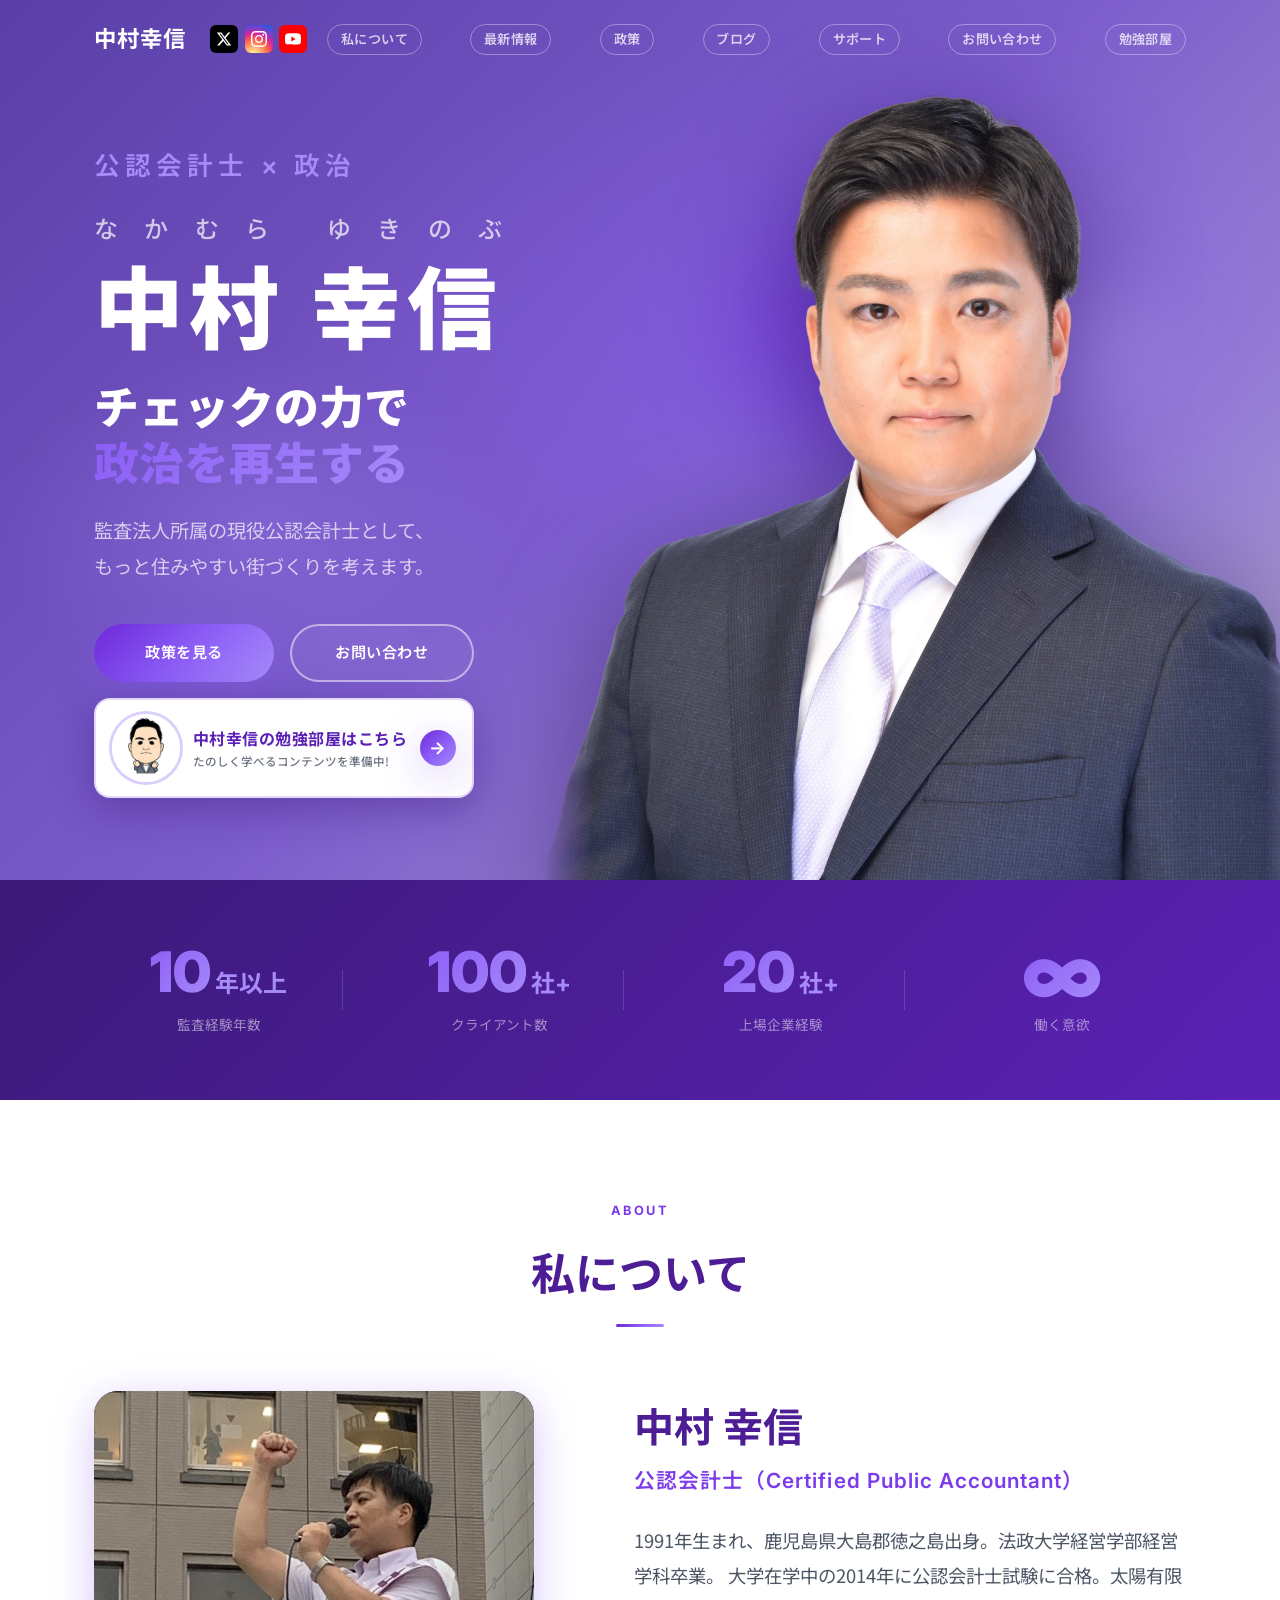
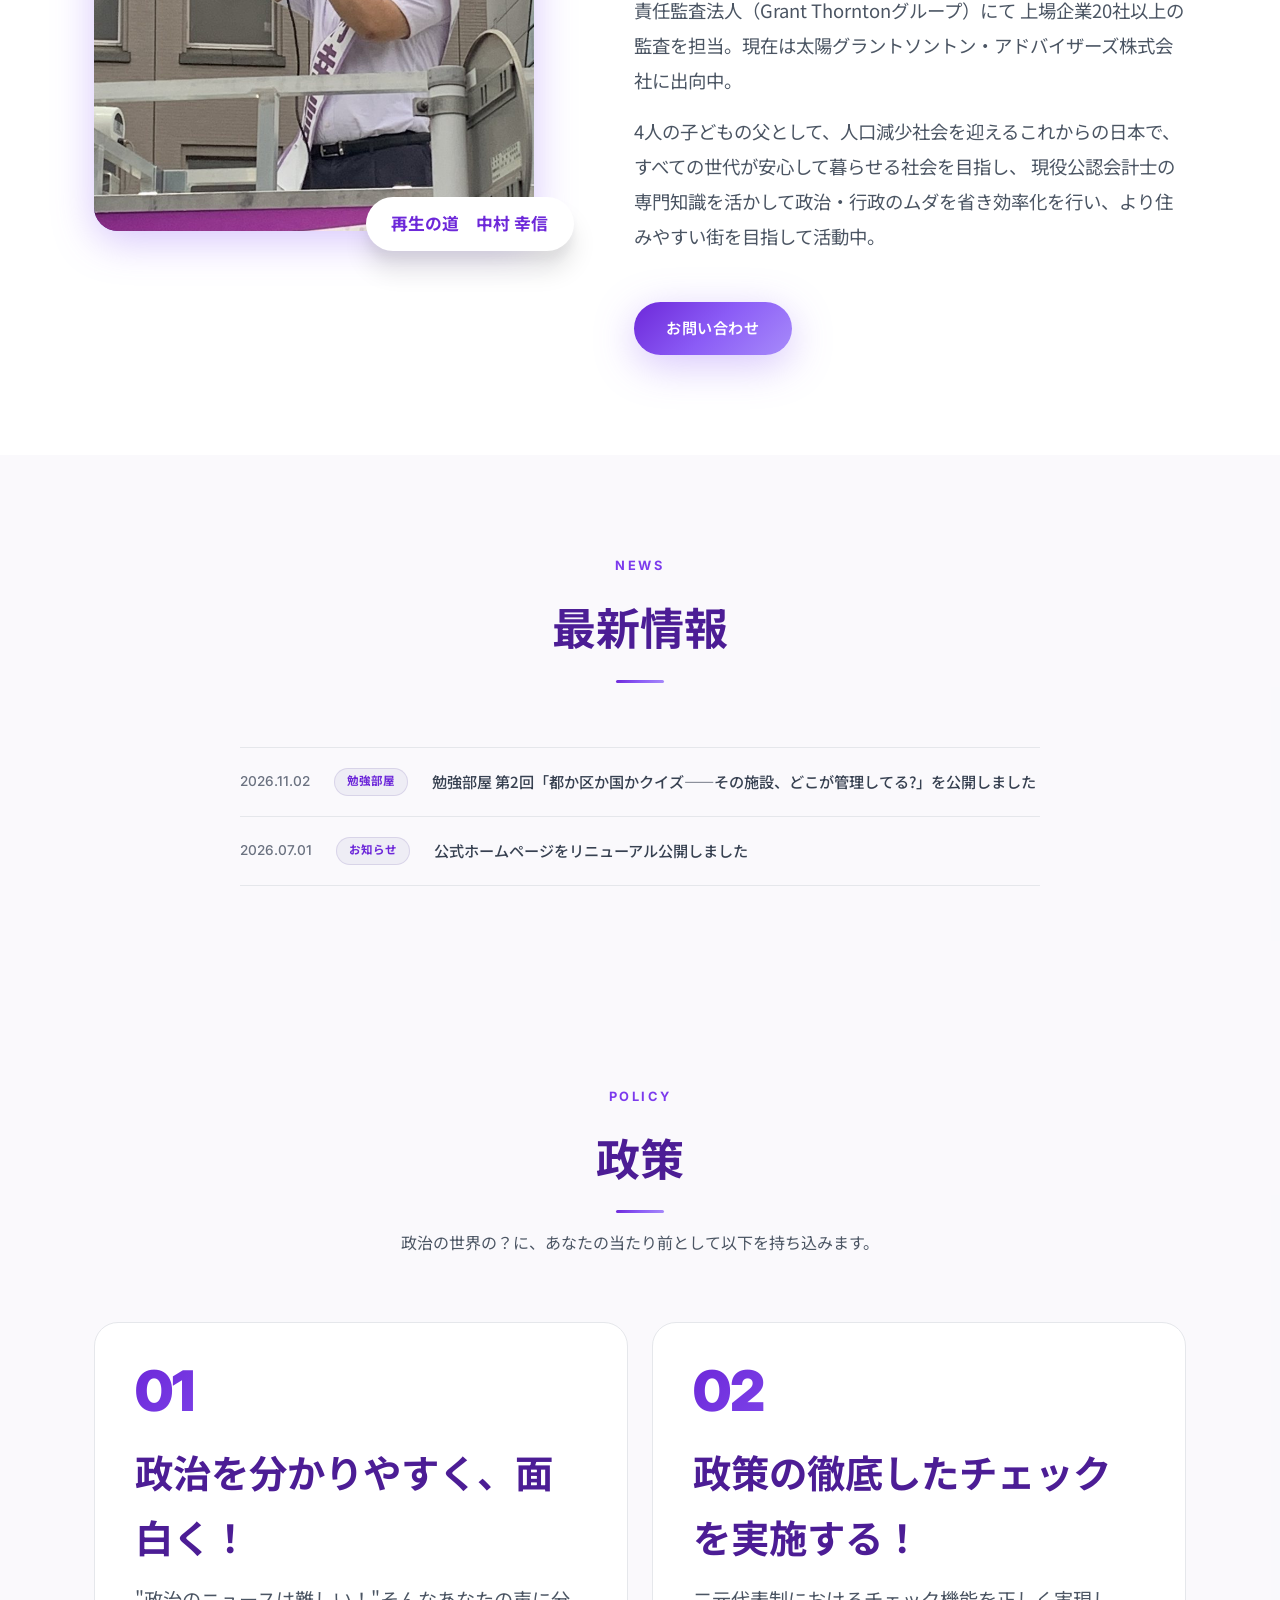
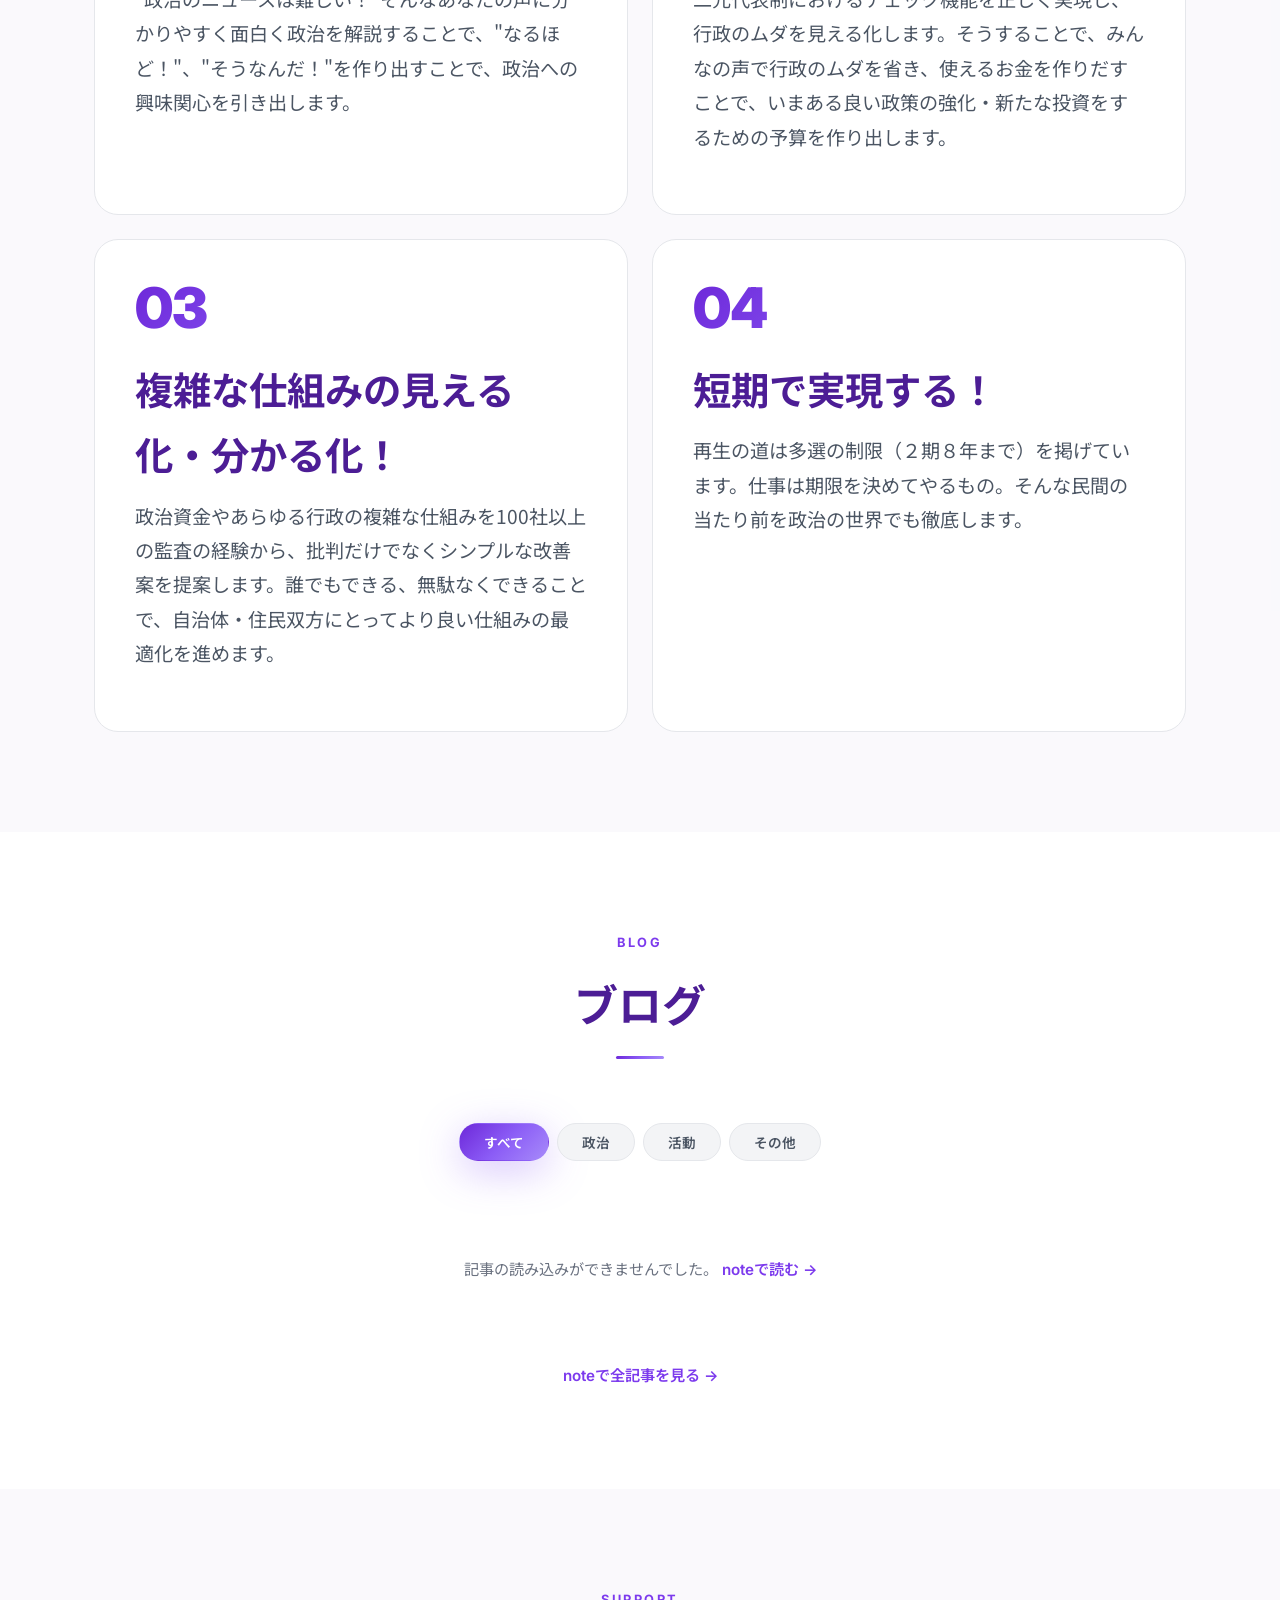
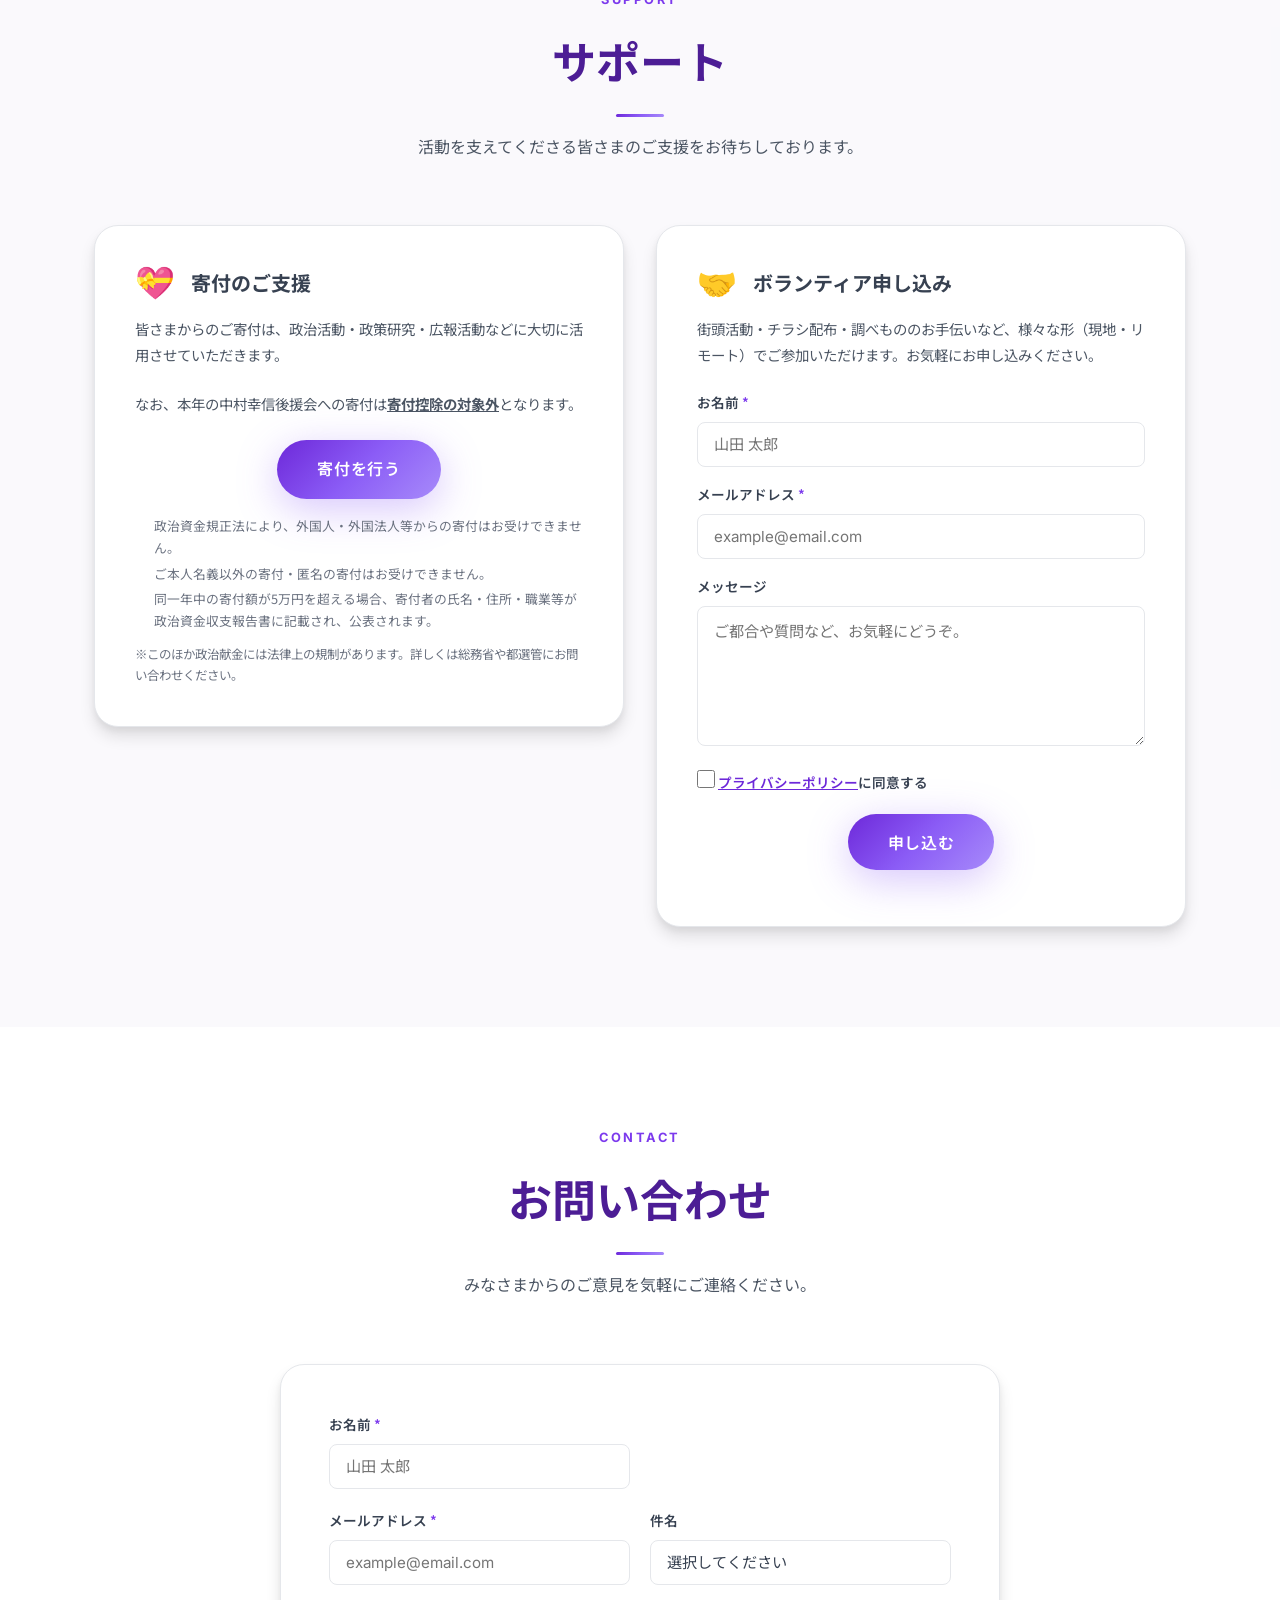
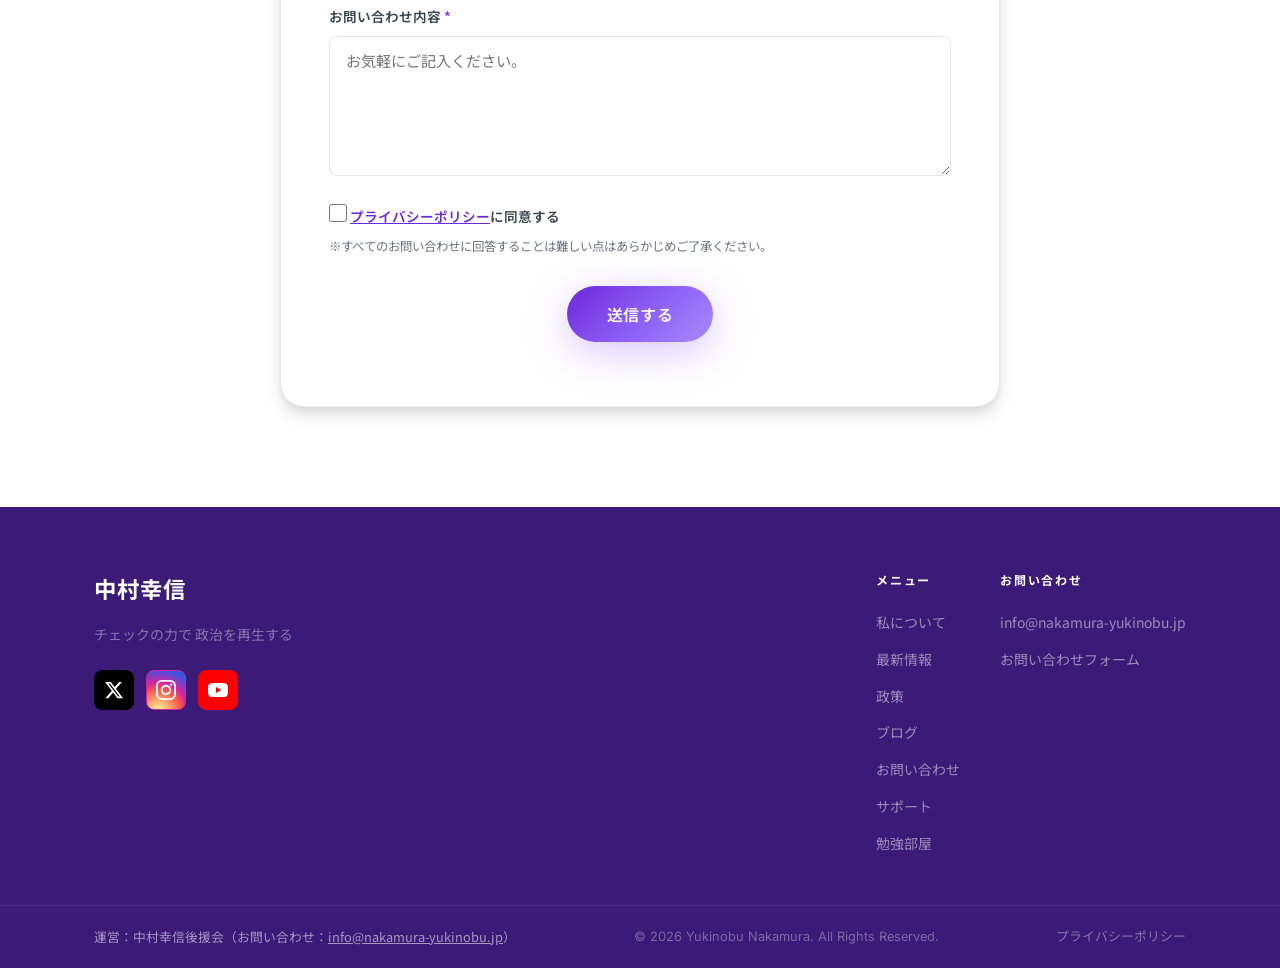
<file: index.html>
<!DOCTYPE html>
<html lang="ja">
<head>
  <meta charset="UTF-8" />
  <meta name="viewport" content="width=device-width, initial-scale=1.0" />
  <meta name="description" content="中村幸信公式ホームページ。監査法人所属の現役公認会計士として、チェックの力で政治を再生し、もっと住みやすい街づくりを考えます。" />
  <title>中村幸信公式ホームページ</title>

  <!-- OGP / SNSシェア用カード -->
  <meta property="og:type" content="website" />
  <meta property="og:site_name" content="中村幸信公式ホームページ" />
  <meta property="og:title" content="中村幸信公式ホームページ" />
  <meta property="og:description" content="チェックの力で政治を再生する。監査法人所属の現役公認会計士・中村幸信の公式ホームページ。" />
  <meta property="og:url" content="https://nakamura-yukinobu.jp/" />
  <meta property="og:image" content="https://nakamura-yukinobu.jp/assets/img/ogp-v2.png" />
  <meta property="og:image:width" content="1200" />
  <meta property="og:image:height" content="630" />
  <meta property="og:locale" content="ja_JP" />
  <meta name="twitter:card" content="summary_large_image" />
  <meta name="twitter:site" content="@cpa_man_10969" />

  <!-- Favicon -->
  <link rel="icon" href="assets/img/favicon.png" type="image/png" sizes="96x96" />
  <link rel="apple-touch-icon" href="assets/img/apple-touch-icon.png" />

  <!-- Google検索のサイト名表示用 構造化データ -->
  <script type="application/ld+json">
  {
    "@context": "https://schema.org",
    "@type": "WebSite",
    "name": "中村幸信公式ホームページ",
    "alternateName": ["中村幸信 公式ホームページ", "中村幸信公式サイト", "nakamura-yukinobu.jp"],
    "url": "https://nakamura-yukinobu.jp/"
  }
  </script>

  <link rel="stylesheet" href="style.css?v=20260902a" />
  <link rel="preconnect" href="https://fonts.googleapis.com" />
  <link rel="preconnect" href="https://fonts.gstatic.com" crossorigin />
  <link href="https://fonts.googleapis.com/css2?family=Noto+Sans+JP:wght@300;400;500;700&family=Inter:wght@300;400;500;700;900&display=swap" rel="stylesheet" />
</head>
<body>
  <a href="#main" class="skip-link">本文へスキップ</a>

  <!-- ========== HEADER / NAV ========== -->
  <header class="header" id="header">
    <div class="container header__inner">
      <div class="header__brand">
        <a href="#top" class="header__logo">
          <span class="logo-text">中村幸信</span>
        </a>
        <div class="header__social">
          <a href="https://x.com/cpa_man_10969" class="header-social-btn sns--x" aria-label="X" target="_blank" rel="noopener noreferrer">
            <svg width="16" height="16" fill="#fff" viewBox="0 0 24 24"><path d="M18.244 2.25h3.308l-7.227 8.26 8.502 11.24H16.17l-5.214-6.817L4.99 21.75H1.68l7.73-8.835L1.254 2.25H8.08l4.713 6.231zm-1.161 17.52h1.833L7.084 4.126H5.117z"/></svg>
          </a>
          <a href="https://www.instagram.com/cpa_man_10969/" class="header-social-btn sns--ig" aria-label="Instagram" target="_blank" rel="noopener noreferrer">
            <svg width="16" height="16" fill="#fff" viewBox="0 0 24 24"><path d="M12 2.163c3.204 0 3.584.012 4.85.07 3.252.148 4.771 1.691 4.919 4.919.058 1.265.069 1.645.069 4.849 0 3.205-.012 3.584-.069 4.849-.149 3.225-1.664 4.771-4.919 4.919-1.266.058-1.644.07-4.85.07-3.204 0-3.584-.012-4.849-.07-3.26-.149-4.771-1.699-4.919-4.92-.058-1.265-.07-1.644-.07-4.849 0-3.204.013-3.583.07-4.849.149-3.227 1.664-4.771 4.919-4.919 1.266-.057 1.645-.069 4.849-.069zm0-2.163c-3.259 0-3.667.014-4.947.072-4.358.2-6.78 2.618-6.98 6.98-.059 1.281-.073 1.689-.073 4.948 0 3.259.014 3.668.072 4.948.2 4.358 2.618 6.78 6.98 6.98 1.281.058 1.689.072 4.948.072 3.259 0 3.668-.014 4.948-.072 4.354-.2 6.782-2.618 6.979-6.98.059-1.28.073-1.689.073-4.948 0-3.259-.014-3.667-.072-4.947-.196-4.354-2.617-6.78-6.979-6.98-1.281-.059-1.69-.073-4.949-.073zm0 5.838c-3.403 0-6.162 2.759-6.162 6.162s2.759 6.163 6.162 6.163 6.162-2.759 6.162-6.163c0-3.403-2.759-6.162-6.162-6.162zm0 10.162c-2.209 0-4-1.79-4-4 0-2.209 1.791-4 4-4s4 1.791 4 4c0 2.21-1.791 4-4 4zm6.406-11.845c-.796 0-1.441.645-1.441 1.44s.645 1.44 1.441 1.44c.795 0 1.439-.645 1.439-1.44s-.644-1.44-1.439-1.44z"/></svg>
          </a>
          <a href="https://www.youtube.com/@cpa_man_10969" class="header-social-btn sns--yt" aria-label="YouTube" target="_blank" rel="noopener noreferrer">
            <svg width="16" height="16" fill="#fff" viewBox="0 0 24 24"><path d="M23.498 6.186a3.016 3.016 0 0 0-2.122-2.136C19.505 3.545 12 3.545 12 3.545s-7.505 0-9.377.505A3.017 3.017 0 0 0 .502 6.186C0 8.07 0 12 0 12s0 3.93.502 5.814a3.016 3.016 0 0 0 2.122 2.136c1.871.505 9.376.505 9.376.505s7.505 0 9.377-.505a3.015 3.015 0 0 0 2.122-2.136C24 15.93 24 12 24 12s0-3.93-.502-5.814zM9.545 15.568V8.432L15.818 12l-6.273 3.568z"/></svg>
          </a>
        </div>
      </div>
      <nav class="nav" id="nav">
        <ul class="nav__list">
          <li><a href="#about"    class="nav__link">私について</a></li>
          <li><a href="#news"     class="nav__link">最新情報</a></li>
          <li><a href="#policy"   class="nav__link">政策</a></li>
          <li><a href="#blog"     class="nav__link">ブログ</a></li>
          <li><a href="#support"  class="nav__link nav__link--cta">サポート</a></li>
          <li><a href="#contact"  class="nav__link">お問い合わせ</a></li>
          <li><a href="benkyobeya.html" class="nav__link nav__link--study">勉強部屋</a></li>
        </ul>
      </nav>
      <button class="hamburger" id="hamburger" aria-label="メニューを開く" aria-expanded="false" aria-controls="nav">
        <span></span><span></span><span></span>
      </button>
    </div>
  </header>

  <main id="main">
  <!-- ========== HERO ========== -->
  <section class="hero" id="top">
    <div class="hero__bg"></div>
    <div class="container hero__inner">
      <div class="hero__content">
        <p class="hero__eyebrow">公認会計士 × 政治</p>
        <p class="hero__name"><span class="hero__name-kana">なかむら ゆきのぶ</span><span class="hero__name-kanji">中村 幸信</span></p>
        <h1 class="hero__title">
          チェックの力で<br />
          <span class="gradient-text">政治を再生する</span>
        </h1>
        <p class="hero__subtitle">
          監査法人所属の現役公認会計士として、<br class="sp-none" />
          もっと住みやすい街づくりを考えます。
        </p>
        <div class="hero__cta">
          <div class="hero__actions">
            <a href="#policy" class="btn btn--primary">政策を見る</a>
            <a href="#contact" class="btn btn--outline">お問い合わせ</a>
          </div>
          <a href="benkyobeya.html" class="btn-study">
            <img src="assets/img/nakamura_illust_sm.png" alt="中村幸信のイラスト" class="btn-study__img" width="68" height="68" />
            <span class="btn-study__body">
              <span class="btn-study__label">中村幸信の勉強部屋<wbr />はこちら</span>
              <span class="btn-study__sub">たのしく学べるコンテンツを準備中!</span>
            </span>
            <span class="btn-study__arrow" aria-hidden="true">→</span>
          </a>
        </div>
      </div>
      <div class="hero__visual">
        <div class="orb orb--1"></div>
        <div class="orb orb--2"></div>
        <div class="orb orb--3"></div>
        <figure class="hero__figure">
          <img src="assets/img/nakamura_portrait_cutout.webp" alt="中村幸信のプロフィール写真" class="hero__figure-img" width="1408" height="1800" decoding="async" fetchpriority="high" />
        </figure>
      </div>
    </div>
    <div class="hero__scroll">
      <span>Scroll</span>
      <div class="scroll-line"></div>
    </div>
  </section>

  <!-- ========== NUMBERS / KPI ========== -->
  <section class="numbers">
    <div class="container numbers__inner">
      <div class="numbers__item">
        <span class="numbers__value" data-count="10">0</span>
        <span class="numbers__unit">年以上</span>
        <p class="numbers__label">監査経験年数</p>
      </div>
      <div class="numbers__item">
        <span class="numbers__value" data-count="100">0</span>
        <span class="numbers__unit">社+</span>
        <p class="numbers__label">クライアント数</p>
      </div>
      <div class="numbers__item">
        <span class="numbers__value" data-count="20">0</span>
        <span class="numbers__unit">社+</span>
        <p class="numbers__label">上場企業経験</p>
      </div>
      <div class="numbers__item">
        <span class="numbers__value numbers__value--symbol">∞</span>
        <span class="numbers__unit"></span>
        <p class="numbers__label">働く意欲</p>
      </div>
    </div>
  </section>

  <!-- ========== ABOUT ========== -->
  <section class="about section" id="about">
    <div class="container">
      <div class="section-header">
        <p class="section-eyebrow">About</p>
        <h2 class="section-title">私について</h2>
        <div class="section-line"></div>
      </div>
      <div class="about__grid">
        <div class="about__image-wrap">
          <div class="about__image-placeholder about__image-placeholder--photo">
            <img src="assets/img/nakamura_speech.jpg" alt="街頭で演説する中村幸信" class="about__photo" width="820" height="1093" loading="lazy" decoding="async" />
          </div>
          <div class="about__badge">
            再生の道　中村 幸信
          </div>
        </div>
        <div class="about__body">
          <h3 class="about__name">中村 幸信</h3>
          <p class="about__role">公認会計士（Certified Public Accountant）</p>
          <p class="about__text">
            1991年生まれ、鹿児島県大島郡徳之島出身。法政大学経営学部経営学科卒業。
            大学在学中の2014年に公認会計士試験に合格。太陽有限責任監査法人（Grant Thorntonグループ）にて
            上場企業20社以上の監査を担当。現在は太陽グラントソントン・アドバイザーズ株式会社に出向中。
          </p>
          <p class="about__text">
            4人の子どもの父として、人口減少社会を迎えるこれからの日本で、すべての世代が安心して暮らせる社会を目指し、
            現役公認会計士の専門知識を活かして政治・行政のムダを省き効率化を行い、より住みやすい街を目指して活動中。
          </p>
          <a href="#contact" class="btn btn--primary mt-lg">お問い合わせ</a>
        </div>
      </div>
    </div>
  </section>

  <!-- ========== NEWS ========== -->
  <section class="news section section--alt" id="news">
    <div class="container">
      <div class="section-header">
        <p class="section-eyebrow">NEWS</p>
        <h2 class="section-title">最新情報</h2>
        <div class="section-line"></div>
      </div>
      <ul class="news__list">
        <li class="news__item">
          <time class="news__date" datetime="2026-11-02">2026.11.02</time>
          <span class="news__category">勉強部屋</span>
          <a href="tokakuka/quiz.html" class="news__title-link">勉強部屋 第2回「都か区か国かクイズ——その施設、どこが管理してる?」を公開しました</a>
        </li>
        <li class="news__item">
          <time class="news__date" datetime="2026-07-01">2026.07.01</time>
          <span class="news__category">お知らせ</span>
          <span class="news__title-link">公式ホームページをリニューアル公開しました</span>
        </li>
      </ul>
    </div>
  </section>

  <!-- ========== POLICY ========== -->
  <section class="service section section--alt" id="policy">
    <div class="container">
      <div class="section-header">
        <p class="section-eyebrow">POLICY</p>
        <h2 class="section-title">政策</h2>
        <div class="section-line"></div>
        <p class="section-desc">政治の世界の？に、あなたの当たり前として以下を持ち込みます。</p>
      </div>
      <div class="service__grid">
        <div class="service__card">
          <div class="service__num">01</div>
          <h3 class="service__title">政治を分かりやすく、面白く！</h3>
          <p class="service__text">
            "政治のニュースは難しい！"そんなあなたの声に分かりやすく面白く政治を解説することで、"なるほど！"、"そうなんだ！"を作り出すことで、政治への興味関心を引き出します。
          </p>
        </div>
        <div class="service__card">
          <div class="service__num">02</div>
          <h3 class="service__title">政策の徹底したチェックを実施する！</h3>
          <p class="service__text">
            二元代表制におけるチェック機能を正しく実現し、行政のムダを見える化します。そうすることで、みんなの声で行政のムダを省き、使えるお金を作りだすことで、いまある良い政策の強化・新たな投資をするための予算を作り出します。
          </p>
        </div>
        <div class="service__card">
          <div class="service__num">03</div>
          <h3 class="service__title">複雑な仕組みの見える化・分かる化！</h3>
          <p class="service__text">
            政治資金やあらゆる行政の複雑な仕組みを100社以上の監査の経験から、批判だけでなくシンプルな改善案を提案します。誰でもできる、無駄なくできることで、自治体・住民双方にとってより良い仕組みの最適化を進めます。
          </p>
        </div>
        <div class="service__card">
          <div class="service__num">04</div>
          <h3 class="service__title">短期で実現する！</h3>
          <p class="service__text">
            再生の道は多選の制限（２期８年まで）を掲げています。仕事は期限を決めてやるもの。そんな民間の当たり前を政治の世界でも徹底します。
          </p>
        </div>
      </div>
    </div>
  </section>

  <!-- ========== BLOG ========== -->
  <section class="works section" id="blog">
    <div class="container">
      <div class="section-header">
        <p class="section-eyebrow">BLOG</p>
        <h2 class="section-title">ブログ</h2>
        <div class="section-line"></div>
      </div>
      <div class="works__filter">
        <button class="filter-btn active" data-filter="all">すべて</button>
        <button class="filter-btn" data-filter="policy">政治</button>
        <button class="filter-btn" data-filter="activity">活動</button>
        <button class="filter-btn" data-filter="other">その他</button>
      </div>
      <div class="works__grid" id="blogGrid">
        <p class="works__loading">記事を読み込み中...</p>
      </div>
      <p class="blog__note-link">
        <a href="https://note.com/cpa_man_10969" target="_blank" rel="noopener noreferrer">noteで全記事を見る →</a>
      </p>
    </div>
  </section>

  <!-- ========== SUPPORT ========== -->
  <section class="support section section--alt" id="support">
    <div class="container">
      <div class="section-header">
        <p class="section-eyebrow">Support</p>
        <h2 class="section-title">サポート</h2>
        <div class="section-line"></div>
        <p class="section-desc">活動を支えてくださる皆さまのご支援をお待ちしております。</p>
      </div>
      <div class="support__grid">

        <!-- 寄付 -->
        <div class="support__card">
          <div class="support__card-header">
            <div class="support__icon">💝</div>
            <h3 class="support__card-title">寄付のご支援</h3>
          </div>
          <p class="support__card-desc">
            皆さまからのご寄付は、政治活動・政策研究・広報活動などに大切に活用させていただきます。
          </p>
          <p class="support__card-desc">
            なお、本年の中村幸信後援会への寄付は<strong><u>寄付控除の対象外</u></strong>となります。
          </p>
          <div class="form-submit support__donate-cta">
            <a href="https://go2senkyo.com/donate/flow/195812" target="_blank" rel="noopener noreferrer" class="btn btn--primary btn--lg">寄付を行う</a>
          </div>
          <ul class="support__legal-notes">
            <li>政治資金規正法により、外国人・外国法人等からの寄付はお受けできません。</li>
            <li>ご本人名義以外の寄付・匿名の寄付はお受けできません。</li>
            <li>同一年中の寄付額が5万円を超える場合、寄付者の氏名・住所・職業等が政治資金収支報告書に記載され、公表されます。</li>
          </ul>
          <p class="support__note">※このほか政治献金には法律上の規制があります。詳しくは総務省や都選管にお問い合わせください。</p>
        </div>

        <!-- ボランティア -->
        <div class="support__card">
          <div class="support__card-header">
            <div class="support__icon">🤝</div>
            <h3 class="support__card-title">ボランティア申し込み</h3>
          </div>
          <p class="support__card-desc">
            街頭活動・チラシ配布・調べもののお手伝いなど、様々な形（現地・リモート）でご参加いただけます。お気軽にお申し込みください。
          </p>
          <form class="support__form" id="volunteerForm" action="https://nakamura-yukinobu.jp/contact.php" method="POST">
            <input type="hidden" name="type" value="volunteer" />
            <!-- スパム対策(honeypot): 人間には見えない罠フィールド。入力があった送信はボットとして破棄される -->
            <div style="position:absolute; left:-9999px; width:1px; height:1px; overflow:hidden;" aria-hidden="true">
              <label for="vol-website">Website</label>
              <input type="text" id="vol-website" name="website" tabindex="-1" autocomplete="off" />
            </div>
            <div class="form-group">
              <label for="vol-name">お名前 <span class="required">*</span></label>
              <input type="text" id="vol-name" name="vol_name" placeholder="山田 太郎" required />
            </div>
            <div class="form-group">
              <label for="vol-email">メールアドレス <span class="required">*</span></label>
              <input type="email" id="vol-email" name="vol_email" placeholder="example@email.com" required />
            </div>
            <div class="form-group">
              <label for="vol-message">メッセージ</label>
              <textarea id="vol-message" name="vol_message" rows="3" placeholder="ご都合や質問など、お気軽にどうぞ。"></textarea>
            </div>
            <div class="form-group form-group--check">
              <label class="checkbox-label">
                <input type="checkbox" id="vol-privacy" name="privacy" required />
                <a href="privacy-policy.html">プライバシーポリシー</a>に同意する
              </label>
            </div>
            <div class="form-submit">
              <button type="submit" class="btn btn--primary btn--lg">申し込む</button>
            </div>
            <div class="form-message" id="volFormMessage"></div>
          </form>
        </div>

      </div>
    </div>
  </section>

  <!-- ========== CONTACT ========== -->
  <section class="contact section" id="contact">
    <div class="container">
      <div class="section-header">
        <p class="section-eyebrow">Contact</p>
        <h2 class="section-title">お問い合わせ</h2>
        <div class="section-line"></div>
        <p class="section-desc">
          みなさまからのご意見を気軽にご連絡ください。
        </p>
      </div>
      <div class="contact__wrap">
        <form class="contact__form" id="contactForm" action="https://nakamura-yukinobu.jp/contact.php" method="POST">
          <!-- スパム対策(honeypot): 人間には見えない罠フィールド。入力があった送信はボットとして破棄される -->
          <div style="position:absolute; left:-9999px; width:1px; height:1px; overflow:hidden;" aria-hidden="true">
            <label for="website">Website</label>
            <input type="text" id="website" name="website" tabindex="-1" autocomplete="off" />
          </div>
          <div class="form-row">
            <div class="form-group">
              <label for="name">お名前 <span class="required">*</span></label>
              <input type="text" id="name" name="name" placeholder="山田 太郎" required />
            </div>
          </div>
          <div class="form-row">
            <div class="form-group">
              <label for="email">メールアドレス <span class="required">*</span></label>
              <input type="email" id="email" name="email" placeholder="example@email.com" required />
            </div>
            <div class="form-group">
              <label for="subject">件名</label>
              <select id="subject" name="subject">
                <option value="">選択してください</option>
                <option value="hp">HPについて</option>
                <option value="policy">政策について</option>
                <option value="sns">SNSなどの発信について</option>
                <option value="donation">サポートについて</option>
                <option value="news">政治・経済のニュースについて</option>
                <option value="other">その他</option>
              </select>
            </div>
          </div>
          <div class="form-group">
            <label for="message">お問い合わせ内容 <span class="required">*</span></label>
            <textarea id="message" name="message" rows="6" placeholder="お気軽にご記入ください。" required></textarea>
          </div>
          <div class="form-group form-group--check">
            <label class="checkbox-label">
              <input type="checkbox" id="privacy" name="privacy" required />
              <a href="privacy-policy.html">プライバシーポリシー</a>に同意する
            </label>
            <p class="form-note">※すべてのお問い合わせに回答することは難しい点はあらかじめご了承ください。</p>
          </div>
          <div class="form-submit">
            <button type="submit" class="btn btn--primary btn--lg">送信する</button>
          </div>
          <div class="form-message" id="formMessage"></div>
        </form>
      </div>
    </div>
  </section>
  </main>

  <!-- ========== FOOTER ========== -->
  <footer class="footer">
    <div class="container footer__inner">
      <div class="footer__brand">
        <a href="#top" class="footer__logo">
          <span class="logo-text">中村幸信</span>
        </a>
        <p class="footer__tagline">チェックの力で 政治を再生する</p>
        <div class="footer__social">
          <a href="https://x.com/cpa_man_10969" class="social-btn sns--x" aria-label="X" target="_blank" rel="noopener noreferrer">
            <svg width="20" height="20" fill="#fff" viewBox="0 0 24 24"><path d="M18.244 2.25h3.308l-7.227 8.26 8.502 11.24H16.17l-5.214-6.817L4.99 21.75H1.68l7.73-8.835L1.254 2.25H8.08l4.713 6.231zm-1.161 17.52h1.833L7.084 4.126H5.117z"/></svg>
          </a>
          <a href="https://www.instagram.com/cpa_man_10969/" class="social-btn sns--ig" aria-label="Instagram" target="_blank" rel="noopener noreferrer">
            <svg width="20" height="20" fill="#fff" viewBox="0 0 24 24"><path d="M12 2.163c3.204 0 3.584.012 4.85.07 3.252.148 4.771 1.691 4.919 4.919.058 1.265.069 1.645.069 4.849 0 3.205-.012 3.584-.069 4.849-.149 3.225-1.664 4.771-4.919 4.919-1.266.058-1.644.07-4.85.07-3.204 0-3.584-.012-4.849-.07-3.26-.149-4.771-1.699-4.919-4.92-.058-1.265-.07-1.644-.07-4.849 0-3.204.013-3.583.07-4.849.149-3.227 1.664-4.771 4.919-4.919 1.266-.057 1.645-.069 4.849-.069zm0-2.163c-3.259 0-3.667.014-4.947.072-4.358.2-6.78 2.618-6.98 6.98-.059 1.281-.073 1.689-.073 4.948 0 3.259.014 3.668.072 4.948.2 4.358 2.618 6.78 6.98 6.98 1.281.058 1.689.072 4.948.072 3.259 0 3.668-.014 4.948-.072 4.354-.2 6.782-2.618 6.979-6.98.059-1.28.073-1.689.073-4.948 0-3.259-.014-3.667-.072-4.947-.196-4.354-2.617-6.78-6.979-6.98-1.281-.059-1.69-.073-4.949-.073zm0 5.838c-3.403 0-6.162 2.759-6.162 6.162s2.759 6.163 6.162 6.163 6.162-2.759 6.162-6.163c0-3.403-2.759-6.162-6.162-6.162zm0 10.162c-2.209 0-4-1.79-4-4 0-2.209 1.791-4 4-4s4 1.791 4 4c0 2.21-1.791 4-4 4zm6.406-11.845c-.796 0-1.441.645-1.441 1.44s.645 1.44 1.441 1.44c.795 0 1.439-.645 1.439-1.44s-.644-1.44-1.439-1.44z"/></svg>
          </a>
          <a href="https://www.youtube.com/@cpa_man_10969" class="social-btn sns--yt" aria-label="YouTube" target="_blank" rel="noopener noreferrer">
            <svg width="20" height="20" fill="#fff" viewBox="0 0 24 24"><path d="M23.498 6.186a3.016 3.016 0 0 0-2.122-2.136C19.505 3.545 12 3.545 12 3.545s-7.505 0-9.377.505A3.017 3.017 0 0 0 .502 6.186C0 8.07 0 12 0 12s0 3.93.502 5.814a3.016 3.016 0 0 0 2.122 2.136c1.871.505 9.376.505 9.376.505s7.505 0 9.377-.505a3.015 3.015 0 0 0 2.122-2.136C24 15.93 24 12 24 12s0-3.93-.502-5.814zM9.545 15.568V8.432L15.818 12l-6.273 3.568z"/></svg>
          </a>
        </div>
      </div>
      <nav class="footer__nav">
        <div class="footer__nav-col">
          <p class="footer__nav-head">メニュー</p>
          <ul>
            <li><a href="#about">私について</a></li>
            <li><a href="#news">最新情報</a></li>
            <li><a href="#policy">政策</a></li>
            <li><a href="#blog">ブログ</a></li>
            <li><a href="#contact">お問い合わせ</a></li>
            <li><a href="#support">サポート</a></li>
            <li><a href="benkyobeya.html">勉強部屋</a></li>
          </ul>
        </div>
        <div class="footer__nav-col">
          <p class="footer__nav-head">お問い合わせ</p>
          <ul>
            <li><a href="mailto:info@nakamura-yukinobu.jp">info@nakamura-yukinobu.jp</a></li>
            <li><a href="#contact">お問い合わせフォーム</a></li>
          </ul>
        </div>
      </nav>
    </div>
    <div class="footer__bottom">
      <div class="container">
        <p class="footer__operator">運営：中村幸信後援会（お問い合わせ：<a href="mailto:info@nakamura-yukinobu.jp">info@nakamura-yukinobu.jp</a>）</p>
        <p>&copy; 2026 Yukinobu Nakamura. All Rights Reserved.</p>
        <a href="privacy-policy.html" class="footer__privacy">プライバシーポリシー</a>
      </div>
    </div>
  </footer>

  <!-- Back to Top -->
  <a href="#top" class="back-to-top" id="backToTop" aria-label="トップへ戻る">
    <svg width="20" height="20" fill="none" stroke="currentColor" stroke-width="2.5" viewBox="0 0 24 24"><path d="M18 15l-6-6-6 6"/></svg>
  </a>

  <script src="script.js?v=20260802a"></script>
</body>
</html>
</file>
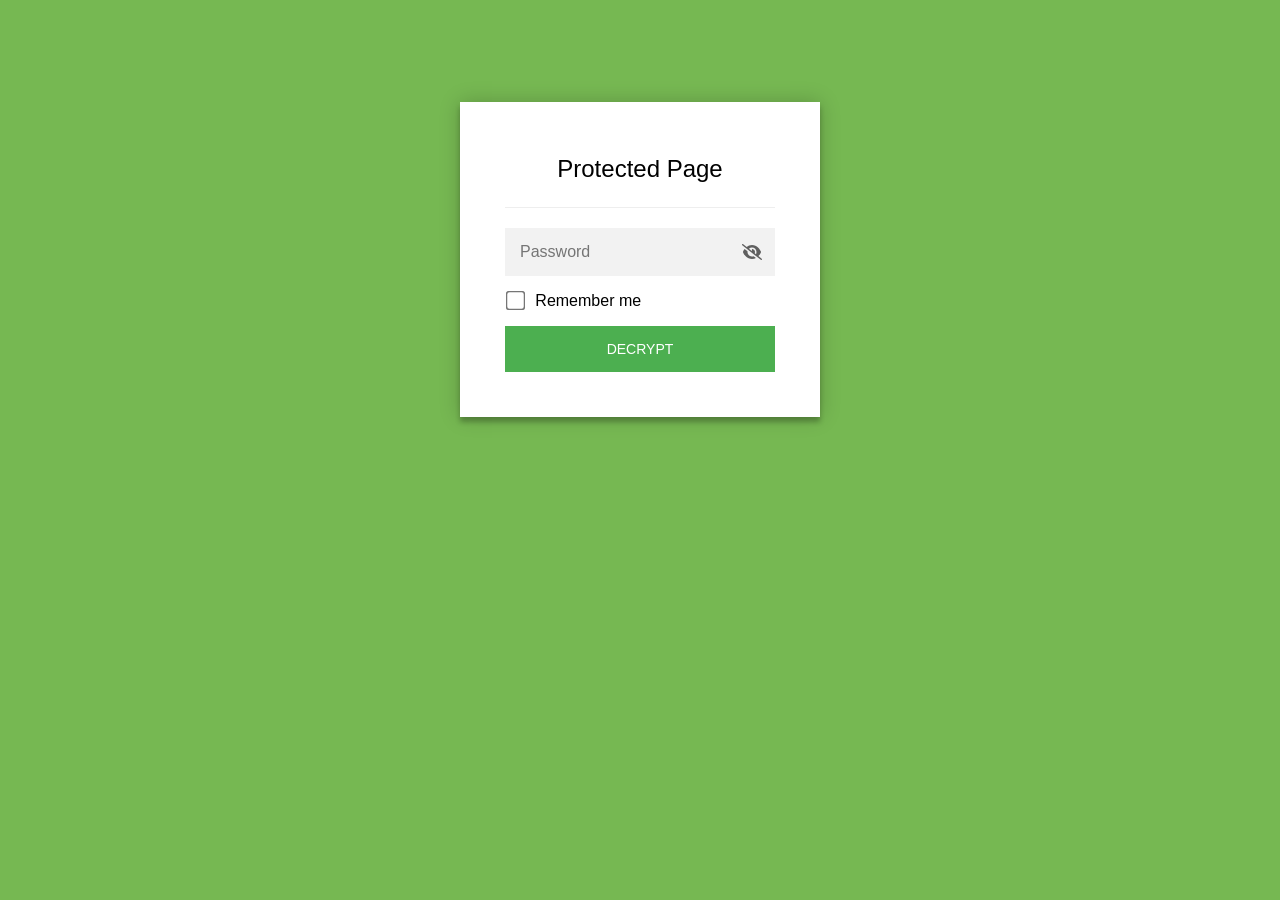
<file: docs/index.html>
<!DOCTYPE html>
<html class="staticrypt-html">
    <head>
        <meta charset="utf-8" />
        <title>Protected Page</title>
        <meta name="viewport" content="width=device-width, initial-scale=1" />

        <!-- do not cache this page -->
        <meta http-equiv="cache-control" content="max-age=0" />
        <meta http-equiv="cache-control" content="no-cache" />
        <meta http-equiv="expires" content="0" />
        <meta http-equiv="expires" content="Tue, 01 Jan 1980 1:00:00 GMT" />
        <meta http-equiv="pragma" content="no-cache" />

        <style>
            .staticrypt-hr {
                margin-top: 20px;
                margin-bottom: 20px;
                border: 0;
                border-top: 1px solid #eee;
            }

            .staticrypt-page {
                width: 360px;
                padding: 8% 0 0;
                margin: auto;
                box-sizing: border-box;
            }

            .staticrypt-form {
                position: relative;
                z-index: 1;
                background: #ffffff;
                max-width: 360px;
                margin: 0 auto 100px;
                padding: 45px;
                text-align: center;
                box-shadow: 0 0 20px 0 rgba(0, 0, 0, 0.2), 0 5px 5px 0 rgba(0, 0, 0, 0.24);
            }

            .staticrypt-form input[type="password"],
            input[type="text"] {
                background: inherit;
                border: 0;
                box-sizing: border-box; /* This ensures padding is included in the total width */
                font-size: 14px;
                outline: 0;
                padding: 15px 30px 15px 15px; /* Adjust the padding to ensure there is space for the icon */
                width: 100%;
            }

            .staticrypt-password-container {
                position: relative;
                outline: 0;
                background: #f2f2f2;
                width: 100%;
                border: 0;
                margin: 0 0 15px;
                box-sizing: border-box;
            }

            .staticrypt-toggle-password-visibility {
                cursor: pointer;
                height: 20px;
                opacity: 60%;
                padding: 13px;
                position: absolute;
                right: 0;
                top: 50%;
                transform: translateY(-50%);
                width: 20px;
            }

            .staticrypt-form .staticrypt-decrypt-button {
                text-transform: uppercase;
                outline: 0;
                background: #4CAF50;
                width: 100%;
                border: 0;
                padding: 15px;
                color: #ffffff;
                font-size: 14px;
                cursor: pointer;
            }

            .staticrypt-form .staticrypt-decrypt-button:hover,
            .staticrypt-form .staticrypt-decrypt-button:active,
            .staticrypt-form .staticrypt-decrypt-button:focus {
                background: #4CAF50;
                filter: brightness(92%);
            }

            .staticrypt-html {
                height: 100%;
            }

            .staticrypt-body {
                height: 100%;
                margin: 0;
            }

            .staticrypt-content {
                height: 100%;
                margin-bottom: 1em;
                background: #76B852;
                font-family: "Arial", sans-serif;
                -webkit-font-smoothing: antialiased;
                -moz-osx-font-smoothing: grayscale;
            }

            .staticrypt-instructions {
                margin-top: -1em;
                margin-bottom: 1em;
            }

            .staticrypt-title {
                font-size: 1.5em;
            }

            label.staticrypt-remember {
                display: flex;
                align-items: center;
                margin-bottom: 1em;
            }

            .staticrypt-remember input[type="checkbox"] {
                transform: scale(1.5);
                margin-right: 1em;
            }

            .hidden {
                display: none !important;
            }

            .staticrypt-spinner-container {
                height: 100%;
                display: flex;
                align-items: center;
                justify-content: center;
            }

            .staticrypt-spinner {
                display: inline-block;
                width: 2rem;
                height: 2rem;
                vertical-align: text-bottom;
                border: 0.25em solid gray;
                border-right-color: transparent;
                border-radius: 50%;
                -webkit-animation: spinner-border 0.75s linear infinite;
                animation: spinner-border 0.75s linear infinite;
                animation-duration: 0.75s;
                animation-timing-function: linear;
                animation-delay: 0s;
                animation-iteration-count: infinite;
                animation-direction: normal;
                animation-fill-mode: none;
                animation-play-state: running;
                animation-name: spinner-border;
            }

            @keyframes spinner-border {
                100% {
                    transform: rotate(360deg);
                }
            }

            @media screen and (-webkit-min-device-pixel-ratio: 0) {
                .staticrypt-form input[type="password"],
                input[type="text"] {
                    font-size: 16px;
                }
            }
        </style>
    </head>

    <body class="staticrypt-body">
        <div id="staticrypt_loading" class="staticrypt-spinner-container">
            <div class="staticrypt-spinner"></div>
        </div>

        <div id="staticrypt_content" class="staticrypt-content hidden">
            <div class="staticrypt-page">
                <div class="staticrypt-form">
                    <div class="staticrypt-instructions">
                        <p class="staticrypt-title">Protected Page</p>
                        <p></p>
                    </div>

                    <hr class="staticrypt-hr" />

                    <form id="staticrypt-form" action="#" method="post">
                        <div class="staticrypt-password-container">
                            <input
                                id="staticrypt-password"
                                type="password"
                                name="password"
                                placeholder="Password"
                                autofocus
                            />

                            <img
                                class="staticrypt-toggle-password-visibility"
                                alt="Show password"
                                title="Show password"
                                src="[data-uri]"
                            />
                        </div>

                        <label id="staticrypt-remember-label" class="staticrypt-remember hidden">
                            <input id="staticrypt-remember" type="checkbox" name="remember" />
                            Remember me
                        </label>

                        <input type="submit" class="staticrypt-decrypt-button" value="DECRYPT" />
                    </form>
                </div>
            </div>
        </div>

        <script>
            // these variables will be filled when generating the file - the template format is 'variable_name'
            const staticryptInitiator = ((function(){
  const exports = {};
  const cryptoEngine = ((function(){
  const exports = {};
  const { subtle } = crypto;

const IV_BITS = 16 * 8;
const HEX_BITS = 4;
const ENCRYPTION_ALGO = "AES-CBC";

/**
 * Translates between utf8 encoded hexadecimal strings
 * and Uint8Array bytes.
 */
const HexEncoder = {
    /**
     * hex string -> bytes
     * @param {string} hexString
     * @returns {Uint8Array}
     */
    parse: function (hexString) {
        if (hexString.length % 2 !== 0) throw "Invalid hexString";
        const arrayBuffer = new Uint8Array(hexString.length / 2);

        for (let i = 0; i < hexString.length; i += 2) {
            const byteValue = parseInt(hexString.substring(i, i + 2), 16);
            if (isNaN(byteValue)) {
                throw "Invalid hexString";
            }
            arrayBuffer[i / 2] = byteValue;
        }
        return arrayBuffer;
    },

    /**
     * bytes -> hex string
     * @param {Uint8Array} bytes
     * @returns {string}
     */
    stringify: function (bytes) {
        const hexBytes = [];

        for (let i = 0; i < bytes.length; ++i) {
            let byteString = bytes[i].toString(16);
            if (byteString.length < 2) {
                byteString = "0" + byteString;
            }
            hexBytes.push(byteString);
        }
        return hexBytes.join("");
    },
};

/**
 * Translates between utf8 strings and Uint8Array bytes.
 */
const UTF8Encoder = {
    parse: function (str) {
        return new TextEncoder().encode(str);
    },

    stringify: function (bytes) {
        return new TextDecoder().decode(bytes);
    },
};

/**
 * Salt and encrypt a msg with a password.
 */
async function encrypt(msg, hashedPassword) {
    // Must be 16 bytes, unpredictable, and preferably cryptographically random. However, it need not be secret.
    // https://developer.mozilla.org/en-US/docs/Web/API/SubtleCrypto/encrypt#parameters
    const iv = crypto.getRandomValues(new Uint8Array(IV_BITS / 8));

    const key = await subtle.importKey("raw", HexEncoder.parse(hashedPassword), ENCRYPTION_ALGO, false, ["encrypt"]);

    const encrypted = await subtle.encrypt(
        {
            name: ENCRYPTION_ALGO,
            iv: iv,
        },
        key,
        UTF8Encoder.parse(msg)
    );

    // iv will be 32 hex characters, we prepend it to the ciphertext for use in decryption
    return HexEncoder.stringify(iv) + HexEncoder.stringify(new Uint8Array(encrypted));
}
exports.encrypt = encrypt;

/**
 * Decrypt a salted msg using a password.
 *
 * @param {string} encryptedMsg
 * @param {string} hashedPassword
 * @returns {Promise<string>}
 */
async function decrypt(encryptedMsg, hashedPassword) {
    const ivLength = IV_BITS / HEX_BITS;
    const iv = HexEncoder.parse(encryptedMsg.substring(0, ivLength));
    const encrypted = encryptedMsg.substring(ivLength);

    const key = await subtle.importKey("raw", HexEncoder.parse(hashedPassword), ENCRYPTION_ALGO, false, ["decrypt"]);

    const outBuffer = await subtle.decrypt(
        {
            name: ENCRYPTION_ALGO,
            iv: iv,
        },
        key,
        HexEncoder.parse(encrypted)
    );

    return UTF8Encoder.stringify(new Uint8Array(outBuffer));
}
exports.decrypt = decrypt;

/**
 * Salt and hash the password so it can be stored in localStorage without opening a password reuse vulnerability.
 *
 * @param {string} password
 * @param {string} salt
 * @returns {Promise<string>}
 */
async function hashPassword(password, salt) {
    // we hash the password in multiple steps, each adding more iterations. This is because we used to allow less
    // iterations, so for backward compatibility reasons, we need to support going from that to more iterations.
    let hashedPassword = await hashLegacyRound(password, salt);

    hashedPassword = await hashSecondRound(hashedPassword, salt);

    return hashThirdRound(hashedPassword, salt);
}
exports.hashPassword = hashPassword;

/**
 * This hashes the password with 1k iterations. This is a low number, we need this function to support backwards
 * compatibility.
 *
 * @param {string} password
 * @param {string} salt
 * @returns {Promise<string>}
 */
function hashLegacyRound(password, salt) {
    return pbkdf2(password, salt, 1000, "SHA-1");
}
exports.hashLegacyRound = hashLegacyRound;

/**
 * Add a second round of iterations. This is because we used to use 1k, so for backwards compatibility with
 * remember-me/autodecrypt links, we need to support going from that to more iterations.
 *
 * @param hashedPassword
 * @param salt
 * @returns {Promise<string>}
 */
function hashSecondRound(hashedPassword, salt) {
    return pbkdf2(hashedPassword, salt, 14000, "SHA-256");
}
exports.hashSecondRound = hashSecondRound;

/**
 * Add a third round of iterations to bring total number to 600k. This is because we used to use 1k, then 15k, so for
 * backwards compatibility with remember-me/autodecrypt links, we need to support going from that to more iterations.
 *
 * @param hashedPassword
 * @param salt
 * @returns {Promise<string>}
 */
function hashThirdRound(hashedPassword, salt) {
    return pbkdf2(hashedPassword, salt, 585000, "SHA-256");
}
exports.hashThirdRound = hashThirdRound;

/**
 * Salt and hash the password so it can be stored in localStorage without opening a password reuse vulnerability.
 *
 * @param {string} password
 * @param {string} salt
 * @param {int} iterations
 * @param {string} hashAlgorithm
 * @returns {Promise<string>}
 */
async function pbkdf2(password, salt, iterations, hashAlgorithm) {
    const key = await subtle.importKey("raw", UTF8Encoder.parse(password), "PBKDF2", false, ["deriveBits"]);

    const keyBytes = await subtle.deriveBits(
        {
            name: "PBKDF2",
            hash: hashAlgorithm,
            iterations,
            salt: UTF8Encoder.parse(salt),
        },
        key,
        256
    );

    return HexEncoder.stringify(new Uint8Array(keyBytes));
}

function generateRandomSalt() {
    const bytes = crypto.getRandomValues(new Uint8Array(128 / 8));

    return HexEncoder.stringify(new Uint8Array(bytes));
}
exports.generateRandomSalt = generateRandomSalt;

async function signMessage(hashedPassword, message) {
    const key = await subtle.importKey(
        "raw",
        HexEncoder.parse(hashedPassword),
        {
            name: "HMAC",
            hash: "SHA-256",
        },
        false,
        ["sign"]
    );
    const signature = await subtle.sign("HMAC", key, UTF8Encoder.parse(message));

    return HexEncoder.stringify(new Uint8Array(signature));
}
exports.signMessage = signMessage;

function getRandomAlphanum() {
    const possibleCharacters = "abcdefghijklmnopqrstuvwxyzABCDEFGHIJKLMNOPQRSTUVWXYZ0123456789";

    let byteArray;
    let parsedInt;

    // Keep generating new random bytes until we get a value that falls
    // within a range that can be evenly divided by possibleCharacters.length
    do {
        byteArray = crypto.getRandomValues(new Uint8Array(1));
        // extract the lowest byte to get an int from 0 to 255 (probably unnecessary, since we're only generating 1 byte)
        parsedInt = byteArray[0] & 0xff;
    } while (parsedInt >= 256 - (256 % possibleCharacters.length));

    // Take the modulo of the parsed integer to get a random number between 0 and totalLength - 1
    const randomIndex = parsedInt % possibleCharacters.length;

    return possibleCharacters[randomIndex];
}

/**
 * Generate a random string of a given length.
 *
 * @param {int} length
 * @returns {string}
 */
function generateRandomString(length) {
    let randomString = "";

    for (let i = 0; i < length; i++) {
        randomString += getRandomAlphanum();
    }

    return randomString;
}
exports.generateRandomString = generateRandomString;

  return exports;
})());
const codec = ((function(){
  const exports = {};
  /**
 * Initialize the codec with the provided cryptoEngine - this return functions to encode and decode messages.
 *
 * @param cryptoEngine - the engine to use for encryption / decryption
 */
function init(cryptoEngine) {
    const exports = {};

    /**
     * Top-level function for encoding a message.
     * Includes password hashing, encryption, and signing.
     *
     * @param {string} msg
     * @param {string} password
     * @param {string} salt
     *
     * @returns {string} The encoded text
     */
    async function encode(msg, password, salt) {
        const hashedPassword = await cryptoEngine.hashPassword(password, salt);

        const encrypted = await cryptoEngine.encrypt(msg, hashedPassword);

        // we use the hashed password in the HMAC because this is effectively what will be used a password (so we can store
        // it in localStorage safely, we don't use the clear text password)
        const hmac = await cryptoEngine.signMessage(hashedPassword, encrypted);

        return hmac + encrypted;
    }
    exports.encode = encode;

    /**
     * Encode using a password that has already been hashed. This is useful to encode multiple messages in a row, that way
     * we don't need to hash the password multiple times.
     *
     * @param {string} msg
     * @param {string} hashedPassword
     *
     * @returns {string} The encoded text
     */
    async function encodeWithHashedPassword(msg, hashedPassword) {
        const encrypted = await cryptoEngine.encrypt(msg, hashedPassword);

        // we use the hashed password in the HMAC because this is effectively what will be used a password (so we can store
        // it in localStorage safely, we don't use the clear text password)
        const hmac = await cryptoEngine.signMessage(hashedPassword, encrypted);

        return hmac + encrypted;
    }
    exports.encodeWithHashedPassword = encodeWithHashedPassword;

    /**
     * Top-level function for decoding a message.
     * Includes signature check and decryption.
     *
     * @param {string} signedMsg
     * @param {string} hashedPassword
     * @param {string} salt
     * @param {int} backwardCompatibleAttempt
     * @param {string} originalPassword
     *
     * @returns {Object} {success: true, decoded: string} | {success: false, message: string}
     */
    async function decode(signedMsg, hashedPassword, salt, backwardCompatibleAttempt = 0, originalPassword = "") {
        const encryptedHMAC = signedMsg.substring(0, 64);
        const encryptedMsg = signedMsg.substring(64);
        const decryptedHMAC = await cryptoEngine.signMessage(hashedPassword, encryptedMsg);

        if (decryptedHMAC !== encryptedHMAC) {
            // we have been raising the number of iterations in the hashing algorithm multiple times, so to support the old
            // remember-me/autodecrypt links we need to try bringing the old hashes up to speed.
            originalPassword = originalPassword || hashedPassword;
            if (backwardCompatibleAttempt === 0) {
                const updatedHashedPassword = await cryptoEngine.hashThirdRound(originalPassword, salt);

                return decode(signedMsg, updatedHashedPassword, salt, backwardCompatibleAttempt + 1, originalPassword);
            }
            if (backwardCompatibleAttempt === 1) {
                let updatedHashedPassword = await cryptoEngine.hashSecondRound(originalPassword, salt);
                updatedHashedPassword = await cryptoEngine.hashThirdRound(updatedHashedPassword, salt);

                return decode(signedMsg, updatedHashedPassword, salt, backwardCompatibleAttempt + 1, originalPassword);
            }

            return { success: false, message: "Signature mismatch" };
        }

        return {
            success: true,
            decoded: await cryptoEngine.decrypt(encryptedMsg, hashedPassword),
        };
    }
    exports.decode = decode;

    return exports;
}
exports.init = init;

  return exports;
})());
const decode = codec.init(cryptoEngine).decode;

/**
 * Initialize the staticrypt module, that exposes functions callbable by the password_template.
 *
 * @param {{
 *  staticryptEncryptedMsgUniqueVariableName: string,
 *  isRememberEnabled: boolean,
 *  rememberDurationInDays: number,
 *  staticryptSaltUniqueVariableName: string,
 * }} staticryptConfig - object of data that is stored on the password_template at encryption time.
 *
 * @param {{
 *  rememberExpirationKey: string,
 *  rememberPassphraseKey: string,
 *  replaceHtmlCallback: function,
 *  clearLocalStorageCallback: function,
 * }} templateConfig - object of data that can be configured by a custom password_template.
 */
function init(staticryptConfig, templateConfig) {
    const exports = {};

    /**
     * Decrypt our encrypted page, replace the whole HTML.
     *
     * @param {string} hashedPassword
     * @returns {Promise<boolean>}
     */
    async function decryptAndReplaceHtml(hashedPassword) {
        const { staticryptEncryptedMsgUniqueVariableName, staticryptSaltUniqueVariableName } = staticryptConfig;
        const { replaceHtmlCallback } = templateConfig;

        const result = await decode(
            staticryptEncryptedMsgUniqueVariableName,
            hashedPassword,
            staticryptSaltUniqueVariableName
        );
        if (!result.success) {
            return false;
        }
        const plainHTML = result.decoded;

        // if the user configured a callback call it, otherwise just replace the whole HTML
        if (typeof replaceHtmlCallback === "function") {
            replaceHtmlCallback(plainHTML);
        } else {
            document.write(plainHTML);
            document.close();
        }

        return true;
    }

    /**
     * Attempt to decrypt the page and replace the whole HTML.
     *
     * @param {string} password
     * @param {boolean} isRememberChecked
     *
     * @returns {Promise<{isSuccessful: boolean, hashedPassword?: string}>} - we return an object, so that if we want to
     *   expose more information in the future we can do it without breaking the password_template
     */
    async function handleDecryptionOfPage(password, isRememberChecked) {
        const { staticryptSaltUniqueVariableName } = staticryptConfig;

        // decrypt and replace the whole page
        const hashedPassword = await cryptoEngine.hashPassword(password, staticryptSaltUniqueVariableName);
        return handleDecryptionOfPageFromHash(hashedPassword, isRememberChecked);
    }
    exports.handleDecryptionOfPage = handleDecryptionOfPage;

    async function handleDecryptionOfPageFromHash(hashedPassword, isRememberChecked) {
        const { isRememberEnabled, rememberDurationInDays } = staticryptConfig;
        const { rememberExpirationKey, rememberPassphraseKey } = templateConfig;

        const isDecryptionSuccessful = await decryptAndReplaceHtml(hashedPassword);

        if (!isDecryptionSuccessful) {
            return {
                isSuccessful: false,
                hashedPassword,
            };
        }

        // remember the hashedPassword and set its expiration if necessary
        if (isRememberEnabled && isRememberChecked) {
            window.localStorage.setItem(rememberPassphraseKey, hashedPassword);

            // set the expiration if the duration isn't 0 (meaning no expiration)
            if (rememberDurationInDays > 0) {
                window.localStorage.setItem(
                    rememberExpirationKey,
                    (new Date().getTime() + rememberDurationInDays * 24 * 60 * 60 * 1000).toString()
                );
            }
        }

        return {
            isSuccessful: true,
            hashedPassword,
        };
    }
    exports.handleDecryptionOfPageFromHash = handleDecryptionOfPageFromHash;

    /**
     * Clear localstorage from staticrypt related values
     */
    function clearLocalStorage() {
        const { clearLocalStorageCallback, rememberExpirationKey, rememberPassphraseKey } = templateConfig;

        if (typeof clearLocalStorageCallback === "function") {
            clearLocalStorageCallback();
        } else {
            localStorage.removeItem(rememberPassphraseKey);
            localStorage.removeItem(rememberExpirationKey);
        }
    }

    async function handleDecryptOnLoad() {
        let isSuccessful = await decryptOnLoadFromUrl();

        if (!isSuccessful) {
            isSuccessful = await decryptOnLoadFromRememberMe();
        }

        return { isSuccessful };
    }
    exports.handleDecryptOnLoad = handleDecryptOnLoad;

    /**
     * Clear storage if we are logging out
     *
     * @returns {boolean} - whether we logged out
     */
    function logoutIfNeeded() {
        const logoutKey = "staticrypt_logout";

        // handle logout through query param
        const queryParams = new URLSearchParams(window.location.search);
        if (queryParams.has(logoutKey)) {
            clearLocalStorage();
            return true;
        }

        // handle logout through URL fragment
        const hash = window.location.hash.substring(1);
        if (hash.includes(logoutKey)) {
            clearLocalStorage();
            return true;
        }

        return false;
    }

    /**
     * To be called on load: check if we want to try to decrypt and replace the HTML with the decrypted content, and
     * try to do it if needed.
     *
     * @returns {Promise<boolean>} true if we derypted and replaced the whole page, false otherwise
     */
    async function decryptOnLoadFromRememberMe() {
        const { rememberDurationInDays } = staticryptConfig;
        const { rememberExpirationKey, rememberPassphraseKey } = templateConfig;

        // if we are login out, terminate
        if (logoutIfNeeded()) {
            return false;
        }

        // if there is expiration configured, check if we're not beyond the expiration
        if (rememberDurationInDays && rememberDurationInDays > 0) {
            const expiration = localStorage.getItem(rememberExpirationKey),
                isExpired = expiration && new Date().getTime() > parseInt(expiration);

            if (isExpired) {
                clearLocalStorage();
                return false;
            }
        }

        const hashedPassword = localStorage.getItem(rememberPassphraseKey);

        if (hashedPassword) {
            // try to decrypt
            const isDecryptionSuccessful = await decryptAndReplaceHtml(hashedPassword);

            // if the decryption is unsuccessful the password might be wrong - silently clear the saved data and let
            // the user fill the password form again
            if (!isDecryptionSuccessful) {
                clearLocalStorage();
                return false;
            }

            return true;
        }

        return false;
    }

    async function decryptOnLoadFromUrl() {
        const passwordKey = "staticrypt_pwd";
        const rememberMeKey = "remember_me";

        // try to get the password from the query param (for backward compatibility - we now want to avoid this method,
        // since it sends the hashed password to the server which isn't needed)
        const queryParams = new URLSearchParams(window.location.search);
        const hashedPasswordQuery = queryParams.get(passwordKey);
        const rememberMeQuery = queryParams.get(rememberMeKey);

        const urlFragment = window.location.hash.substring(1);
        // get the password from the url fragment
        const hashedPasswordRegexMatch = urlFragment.match(new RegExp(passwordKey + "=([^&]*)"));
        const hashedPasswordFragment = hashedPasswordRegexMatch ? hashedPasswordRegexMatch[1] : null;
        const rememberMeFragment = urlFragment.includes(rememberMeKey);

        const hashedPassword = hashedPasswordFragment || hashedPasswordQuery;
        const rememberMe = rememberMeFragment || rememberMeQuery;

        if (hashedPassword) {
            return handleDecryptionOfPageFromHash(hashedPassword, rememberMe);
        }

        return false;
    }

    return exports;
}
exports.init = init;

  return exports;
})());
            const templateError = "Bad password!",
                templateToggleAltShow = "Show password",
                templateToggleAltHide = "Hide password",
                isRememberEnabled = true,
                staticryptConfig = {"staticryptEncryptedMsgUniqueVariableName":"[base64]","isRememberEnabled":true,"rememberDurationInDays":0,"staticryptSaltUniqueVariableName":"fec4cca279d37c0150677641ab98813b"};

            // you can edit these values to customize some of the behavior of StatiCrypt
            const templateConfig = {
                rememberExpirationKey: "staticrypt_expiration",
                rememberPassphraseKey: "staticrypt_passphrase",
                replaceHtmlCallback: null,
                clearLocalStorageCallback: null,
            };

            // init the staticrypt engine
            const staticrypt = staticryptInitiator.init(staticryptConfig, templateConfig);

            // try to automatically decrypt on load if there is a saved password
            window.onload = async function () {
                const { isSuccessful } = await staticrypt.handleDecryptOnLoad();

                // if we didn't decrypt anything on load, show the password prompt. Otherwise the content has already been
                // replaced, no need to do anything
                if (!isSuccessful) {
                    // hide loading screen
                    document.getElementById("staticrypt_loading").classList.add("hidden");
                    document.getElementById("staticrypt_content").classList.remove("hidden");
                    document.getElementById("staticrypt-password").focus();

                    // show the remember me checkbox
                    if (isRememberEnabled) {
                        document.getElementById("staticrypt-remember-label").classList.remove("hidden");
                    }
                }
            };

            // toggle password visibility
            const toggleIcon = document.querySelector(".staticrypt-toggle-password-visibility");
            // these two icons are coming from FontAwesome
            const imgSrcEyeClosed =
                "[data-uri]";
            const imgSrcEyeOpened =
                "[data-uri]";
            toggleIcon.addEventListener("click", function () {
                const passwordInput = document.getElementById("staticrypt-password");
                if (passwordInput.type === "password") {
                    passwordInput.type = "text";
                    toggleIcon.src = imgSrcEyeOpened;
                    toggleIcon.alt = templateToggleAltHide;
                    toggleIcon.title = templateToggleAltHide;
                } else {
                    passwordInput.type = "password";
                    toggleIcon.src = imgSrcEyeClosed;
                    toggleIcon.alt = templateToggleAltShow;
                    toggleIcon.title = templateToggleAltShow;
                }
            });

            // handle password form submission
            document.getElementById("staticrypt-form").addEventListener("submit", async function (e) {
                e.preventDefault();

                const password = document.getElementById("staticrypt-password").value,
                    isRememberChecked = document.getElementById("staticrypt-remember").checked;

                const { isSuccessful } = await staticrypt.handleDecryptionOfPage(password, isRememberChecked);

                if (!isSuccessful) {
                    alert(templateError);
                }
            });
        </script>
    </body>
</html>
</file>
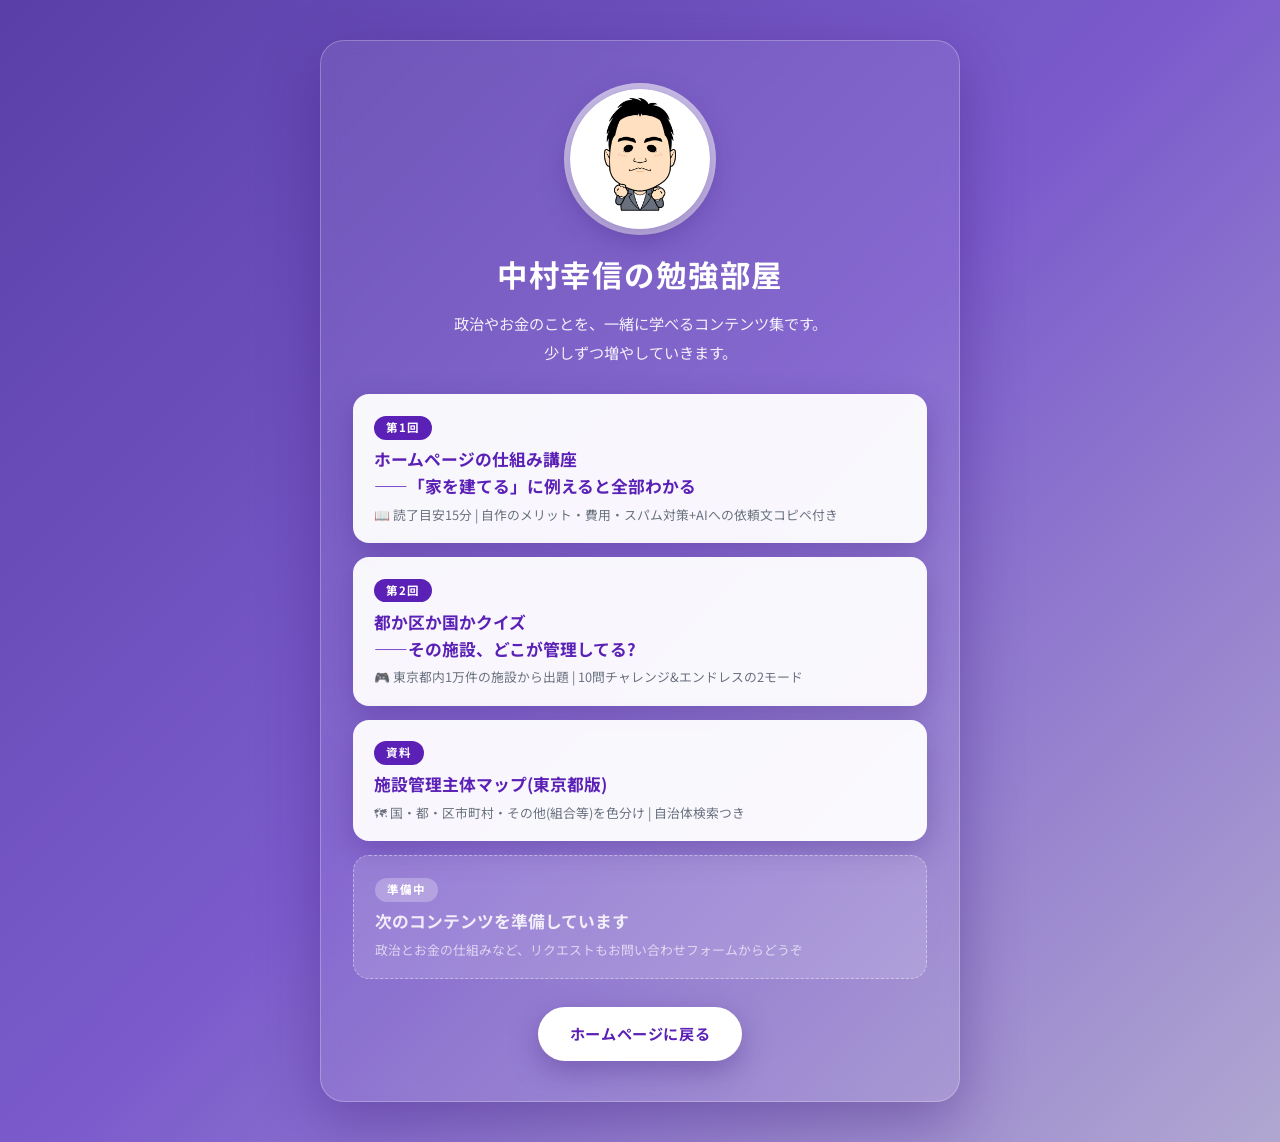
<file: benkyobeya.html>
<!DOCTYPE html>
<html lang="ja">
<head>
  <meta charset="UTF-8" />
  <meta name="viewport" content="width=device-width, initial-scale=1.0" />
  <meta name="description" content="中村幸信の勉強部屋。政治やお金のことを一緒に学べるコンテンツ集。" />
  <meta name="robots" content="noindex" />
  <title>勉強部屋 | 中村幸信公式ホームページ</title>

  <!-- Favicon -->
  <link rel="icon" href="assets/img/favicon.png" type="image/png" sizes="96x96" />
  <link rel="apple-touch-icon" href="assets/img/apple-touch-icon.png" />

  <link rel="stylesheet" href="style.css?v=20260802c" />
  <link rel="preconnect" href="https://fonts.googleapis.com" />
  <link rel="preconnect" href="https://fonts.gstatic.com" crossorigin />
  <link href="https://fonts.googleapis.com/css2?family=Noto+Sans+JP:wght@300;400;500;700&family=Inter:wght@300;400;500;700;900&display=swap" rel="stylesheet" />

  <style>
    /* このページ専用のスタイル */
    .study-page {
      min-height: 100vh;
      display: flex;
      align-items: center;
      justify-content: center;
      background: var(--gradient-hero);
      padding: 40px 24px;
      font-family: var(--font-jp);
    }
    .study-card {
      text-align: center;
      max-width: 640px;
      width: 100%;
      background: rgba(255,255,255,.08);
      border: 1px solid rgba(255,255,255,.25);
      border-radius: var(--radius-xl);
      backdrop-filter: blur(8px);
      padding: 3rem 2rem 2.5rem;
      box-shadow: 0 20px 60px rgba(59,26,120,.4);
    }
    .study-card__img {
      width: 140px;
      height: 140px;
      border-radius: 50%;
      object-fit: cover;
      margin: 0 auto 1.25rem;
      box-shadow: 0 10px 30px rgba(59,26,120,.35), 0 0 0 6px rgba(255,255,255,.6);
    }
    .study-card__title {
      color: var(--white);
      font-size: clamp(1.4rem, 5vw, 1.9rem);
      font-weight: 700;
      letter-spacing: .06em;
      margin-bottom: .5rem;
    }
    .study-card__text {
      color: rgba(255,255,255,.9);
      font-size: .95rem;
      line-height: 1.9;
      margin-bottom: 1.75rem;
    }
    .study-list {
      display: grid;
      gap: 14px;
      margin-bottom: 1.75rem;
      text-align: left;
    }
    .study-item {
      display: block;
      background: rgba(255,255,255,.95);
      border-radius: 16px;
      padding: 1.1rem 1.3rem;
      text-decoration: none;
      color: var(--purple-800, #3b1a78);
      box-shadow: 0 10px 30px rgba(59,26,120,.3);
      transition: transform .15s, box-shadow .15s;
    }
    .study-item:hover {
      transform: translateY(-3px);
      box-shadow: 0 16px 44px rgba(59,26,120,.45);
    }
    .study-item__label {
      display: inline-block;
      font-size: .72rem;
      font-weight: 700;
      letter-spacing: .08em;
      color: #fff;
      background: var(--purple-800, #3b1a78);
      border-radius: 99px;
      padding: 2px 12px;
      margin-bottom: .4rem;
    }
    .study-item__title {
      font-size: 1.05rem;
      font-weight: 700;
      line-height: 1.6;
      margin-bottom: .25rem;
    }
    .study-item__meta {
      font-size: .8rem;
      color: #6b7280;
    }
    .study-item--soon {
      background: rgba(255,255,255,.14);
      color: rgba(255,255,255,.85);
      box-shadow: none;
      border: 1px dashed rgba(255,255,255,.4);
    }
    .study-item--soon:hover { transform: none; box-shadow: none; }
    .study-item--soon .study-item__label { background: rgba(255,255,255,.25); }
    .study-item--soon .study-item__meta { color: rgba(255,255,255,.65); }
    .study-card .btn--home {
      background: var(--white);
      color: var(--purple-800);
      font-weight: 700;
      box-shadow: 0 10px 30px rgba(59,26,120,.35);
    }
    .study-card .btn--home:hover {
      transform: translateY(-2px);
      box-shadow: 0 14px 40px rgba(59,26,120,.5);
    }
  </style>
</head>
<body>

  <main class="study-page">
    <section class="study-card">
      <img src="assets/img/nakamura_illust.png" alt="中村幸信のイラスト" class="study-card__img" width="512" height="512" />
      <h1 class="study-card__title">中村幸信の勉強部屋</h1>
      <p class="study-card__text">
        政治やお金のことを、一緒に学べるコンテンツ集です。<br />
        少しずつ増やしていきます。
      </p>

      <div class="study-list">
        <a href="benkyobeya_hp_kouza.html" class="study-item">
          <span class="study-item__label">第1回</span>
          <div class="study-item__title">ホームページの仕組み講座<br />——「家を建てる」に例えると全部わかる</div>
          <div class="study-item__meta">📖 読了目安15分 | 自作のメリット・費用・スパム対策+AIへの依頼文コピペ付き</div>
        </a>
        <a href="tokakuka/quiz.html" class="study-item">
          <span class="study-item__label">第2回</span>
          <div class="study-item__title">都か区か国かクイズ<br />——その施設、どこが管理してる?</div>
          <div class="study-item__meta">🎮 東京都内1万件の施設から出題 | 10問チャレンジ&amp;エンドレスの2モード</div>
        </a>
        <a href="tokakuka/map.html" class="study-item">
          <span class="study-item__label">資料</span>
          <div class="study-item__title">施設管理主体マップ(東京都版)</div>
          <div class="study-item__meta">🗺 国・都・区市町村・その他(組合等)を色分け | 自治体検索つき</div>
        </a>
        <div class="study-item study-item--soon">
          <span class="study-item__label">準備中</span>
          <div class="study-item__title">次のコンテンツを準備しています</div>
          <div class="study-item__meta">政治とお金の仕組みなど、リクエストもお問い合わせフォームからどうぞ</div>
        </div>
      </div>

      <a href="./" class="btn btn--home">ホームページに戻る</a>
    </section>
  </main>

</body>
</html>
</file>
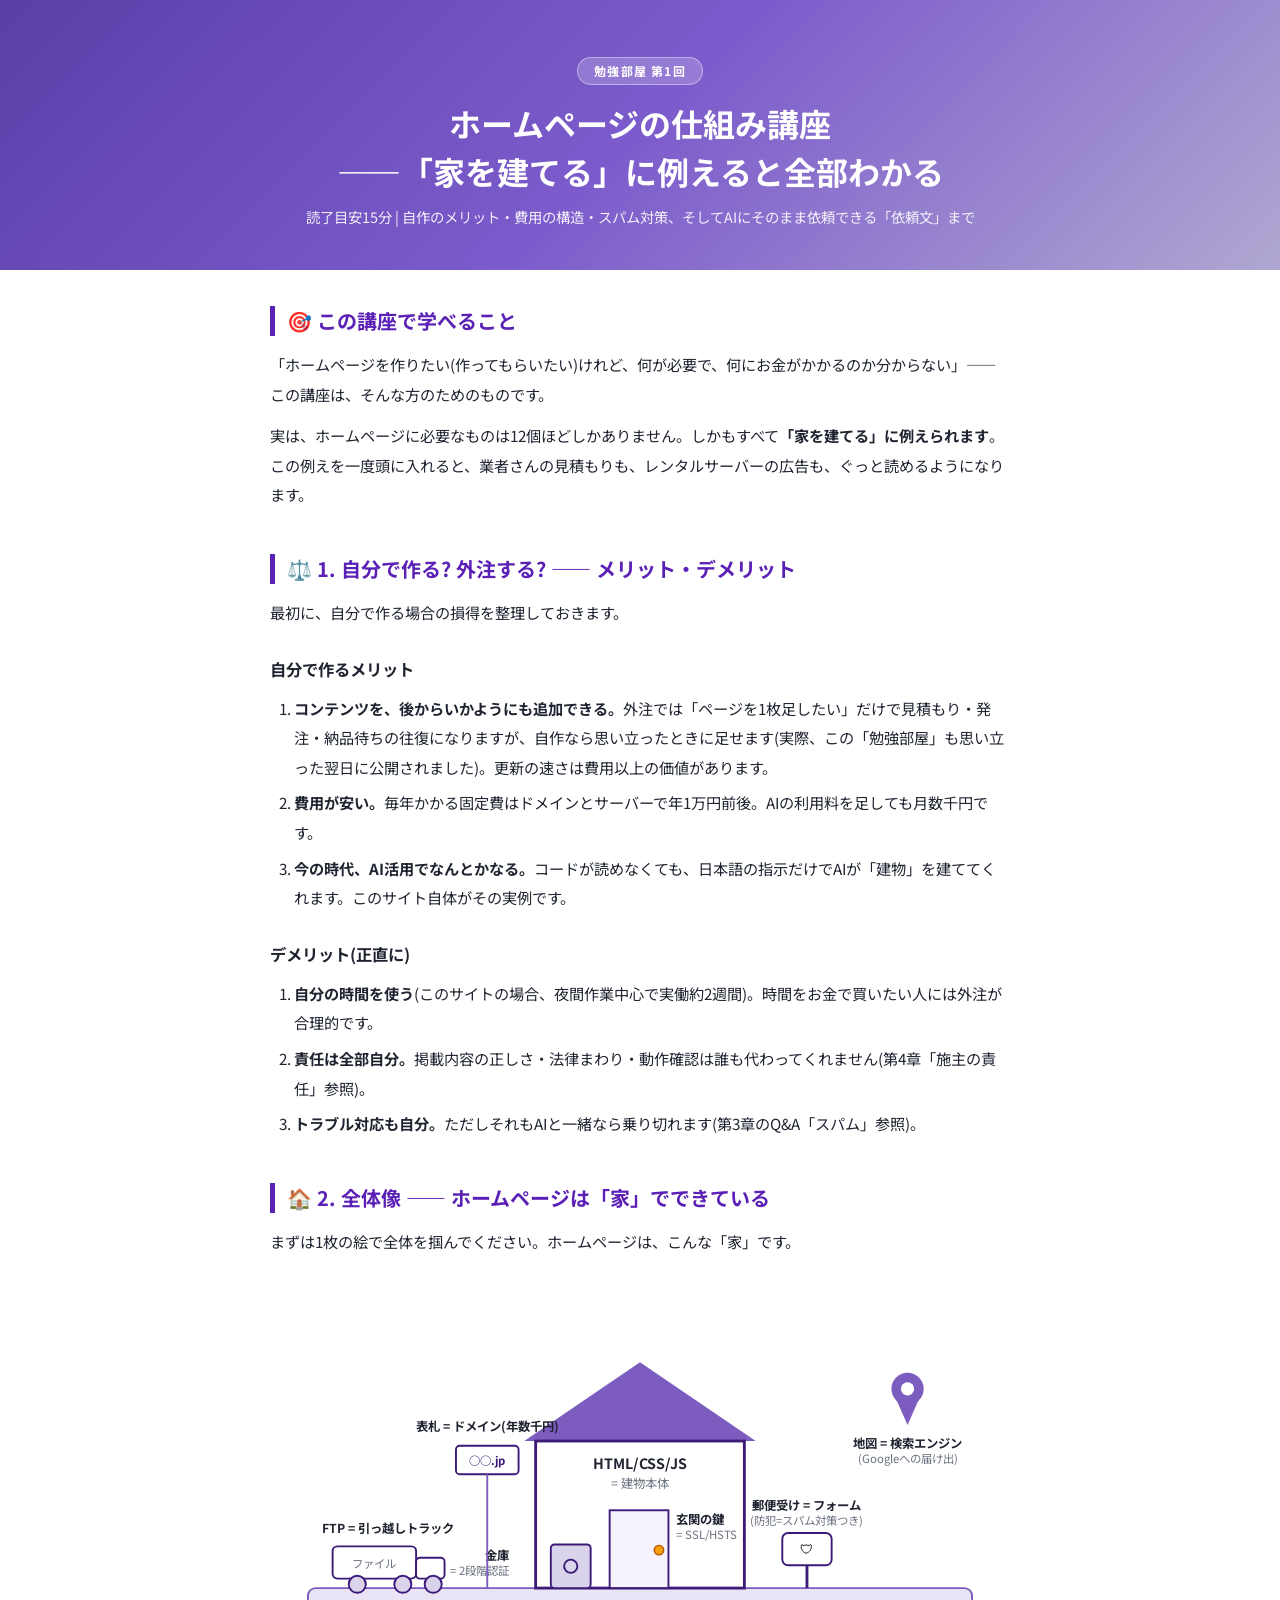
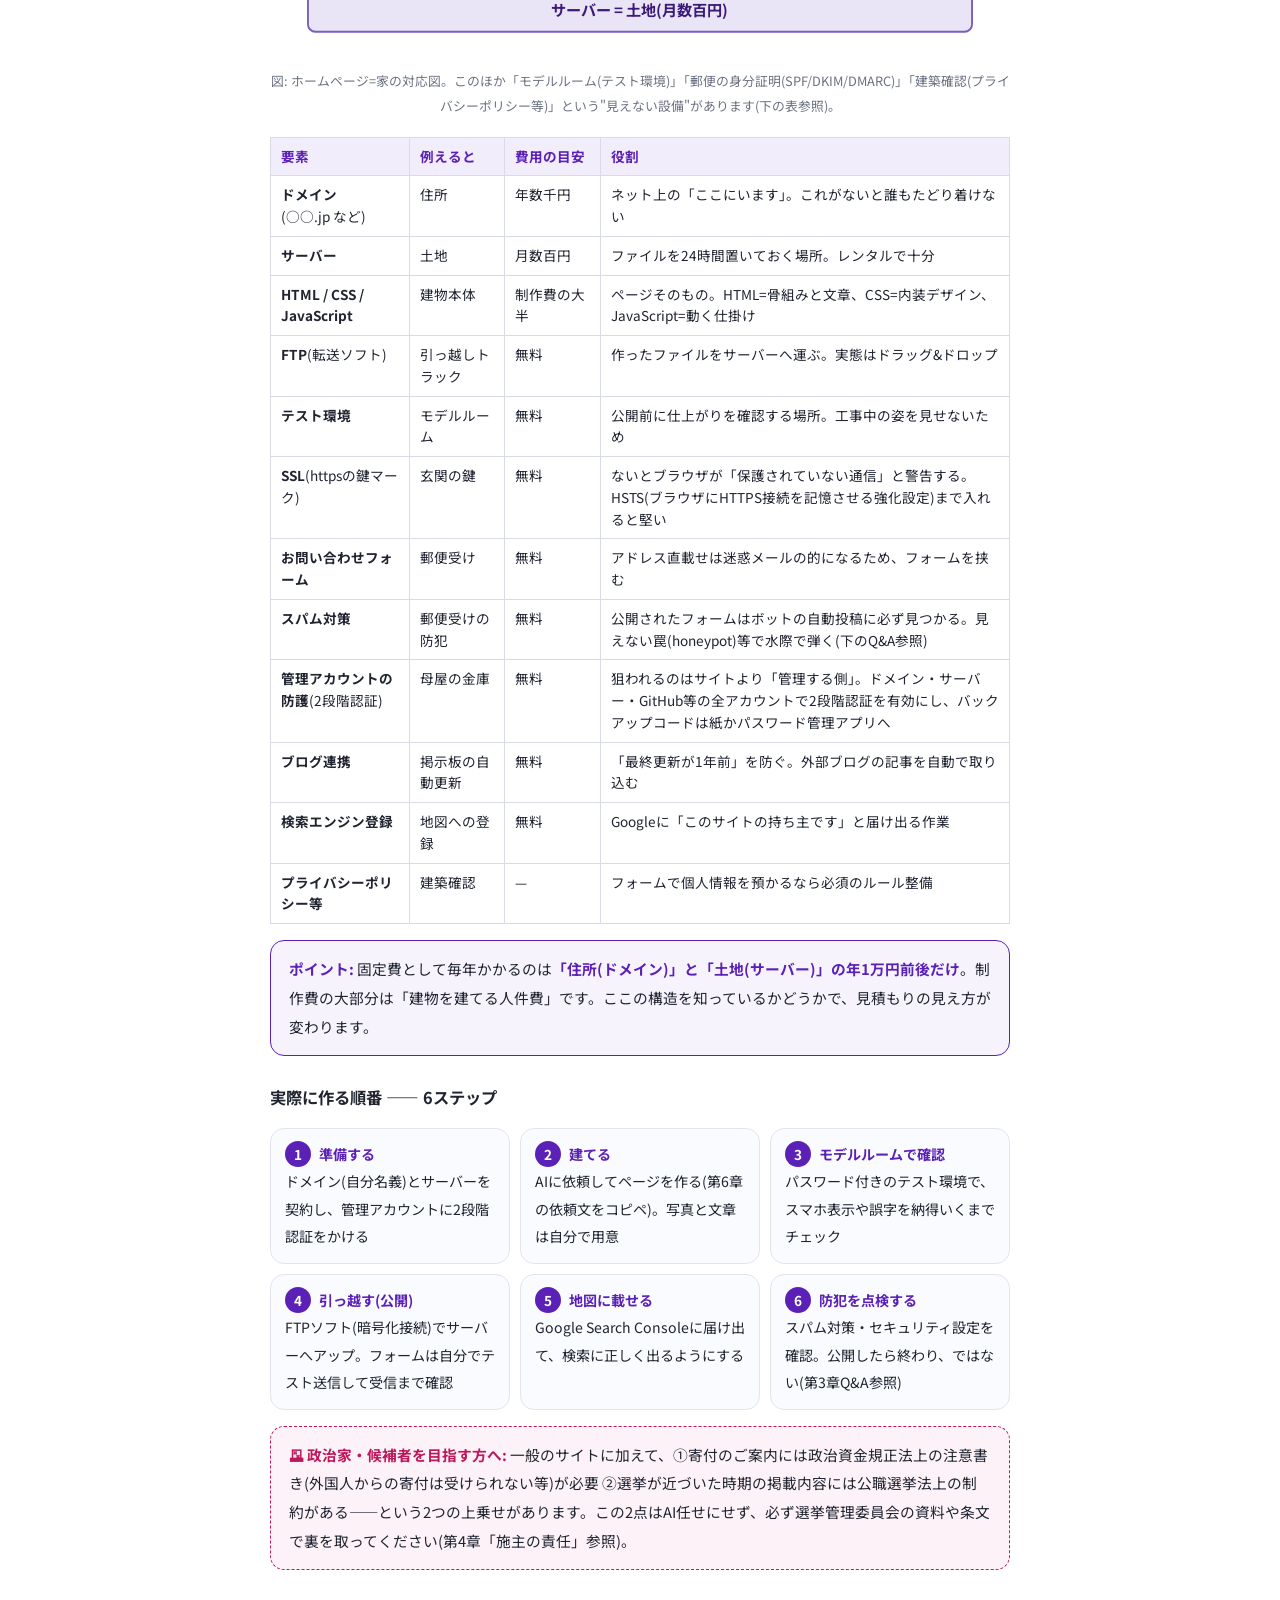
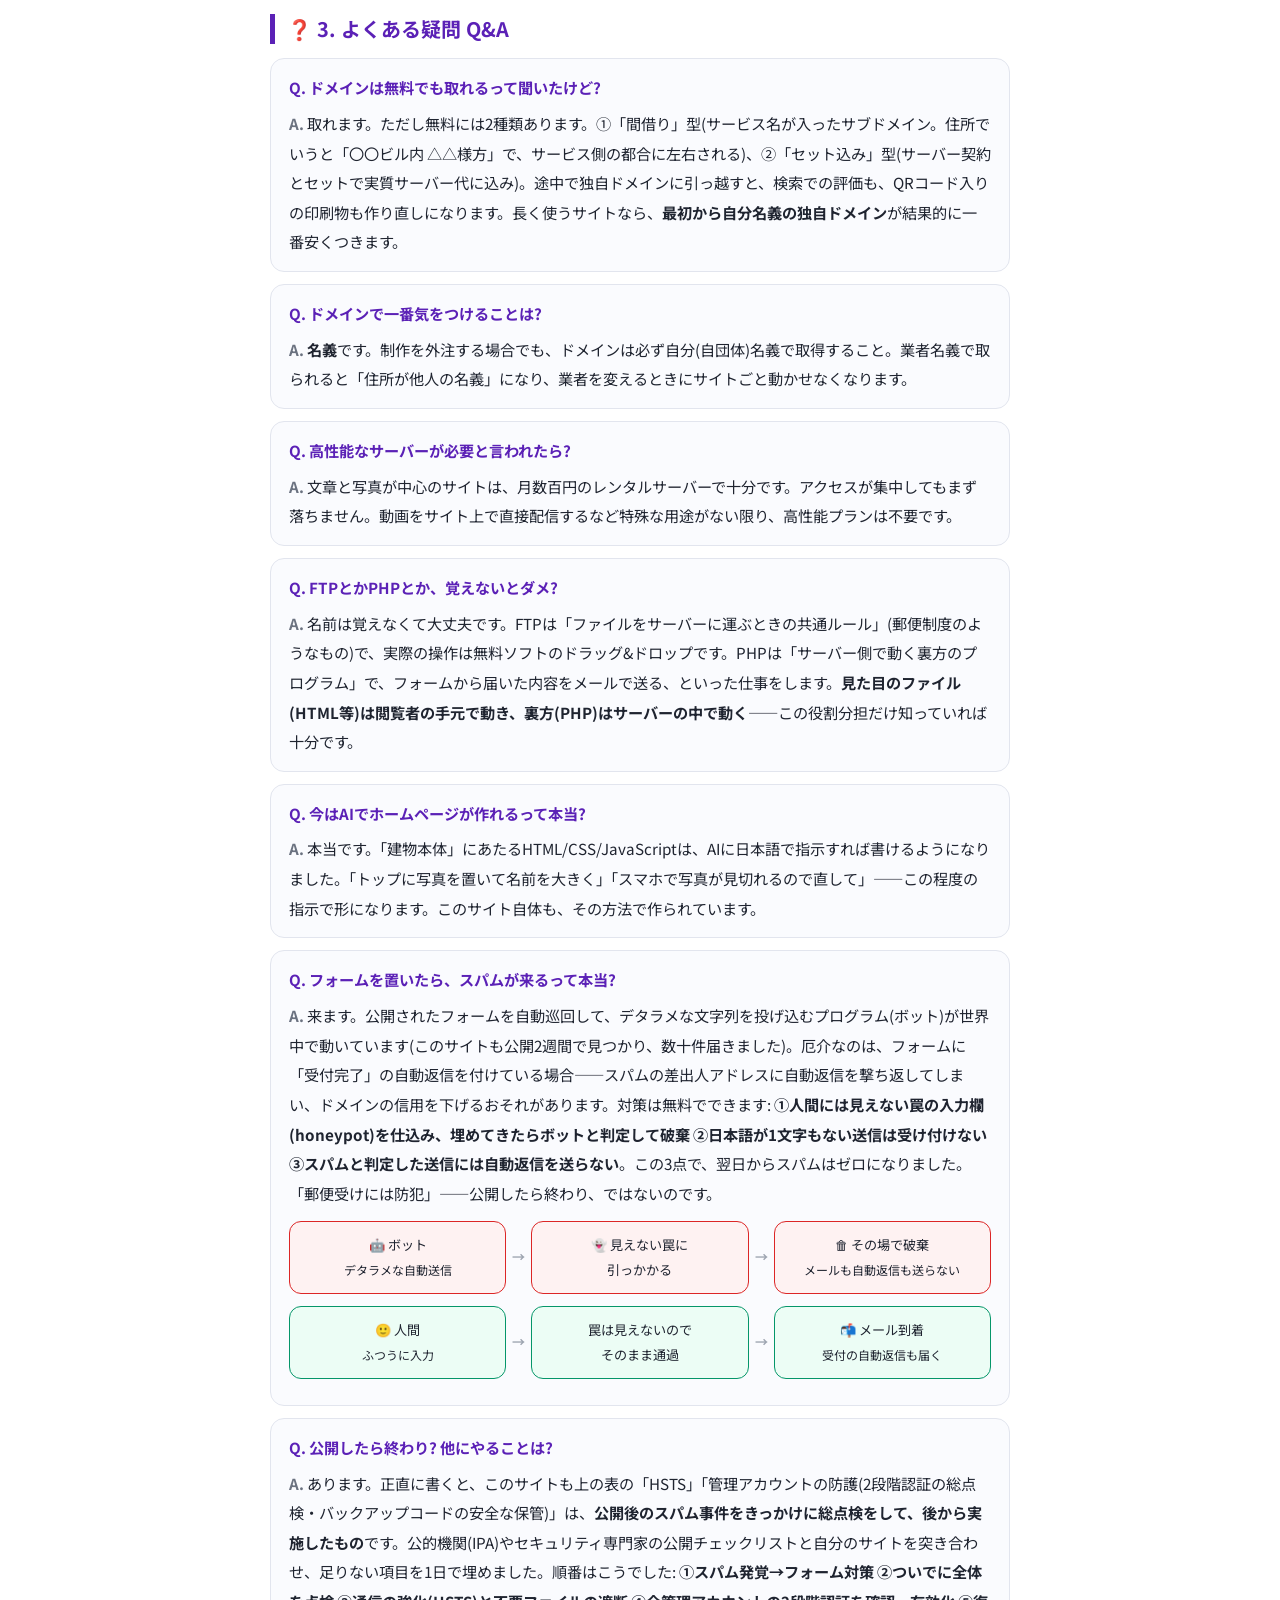
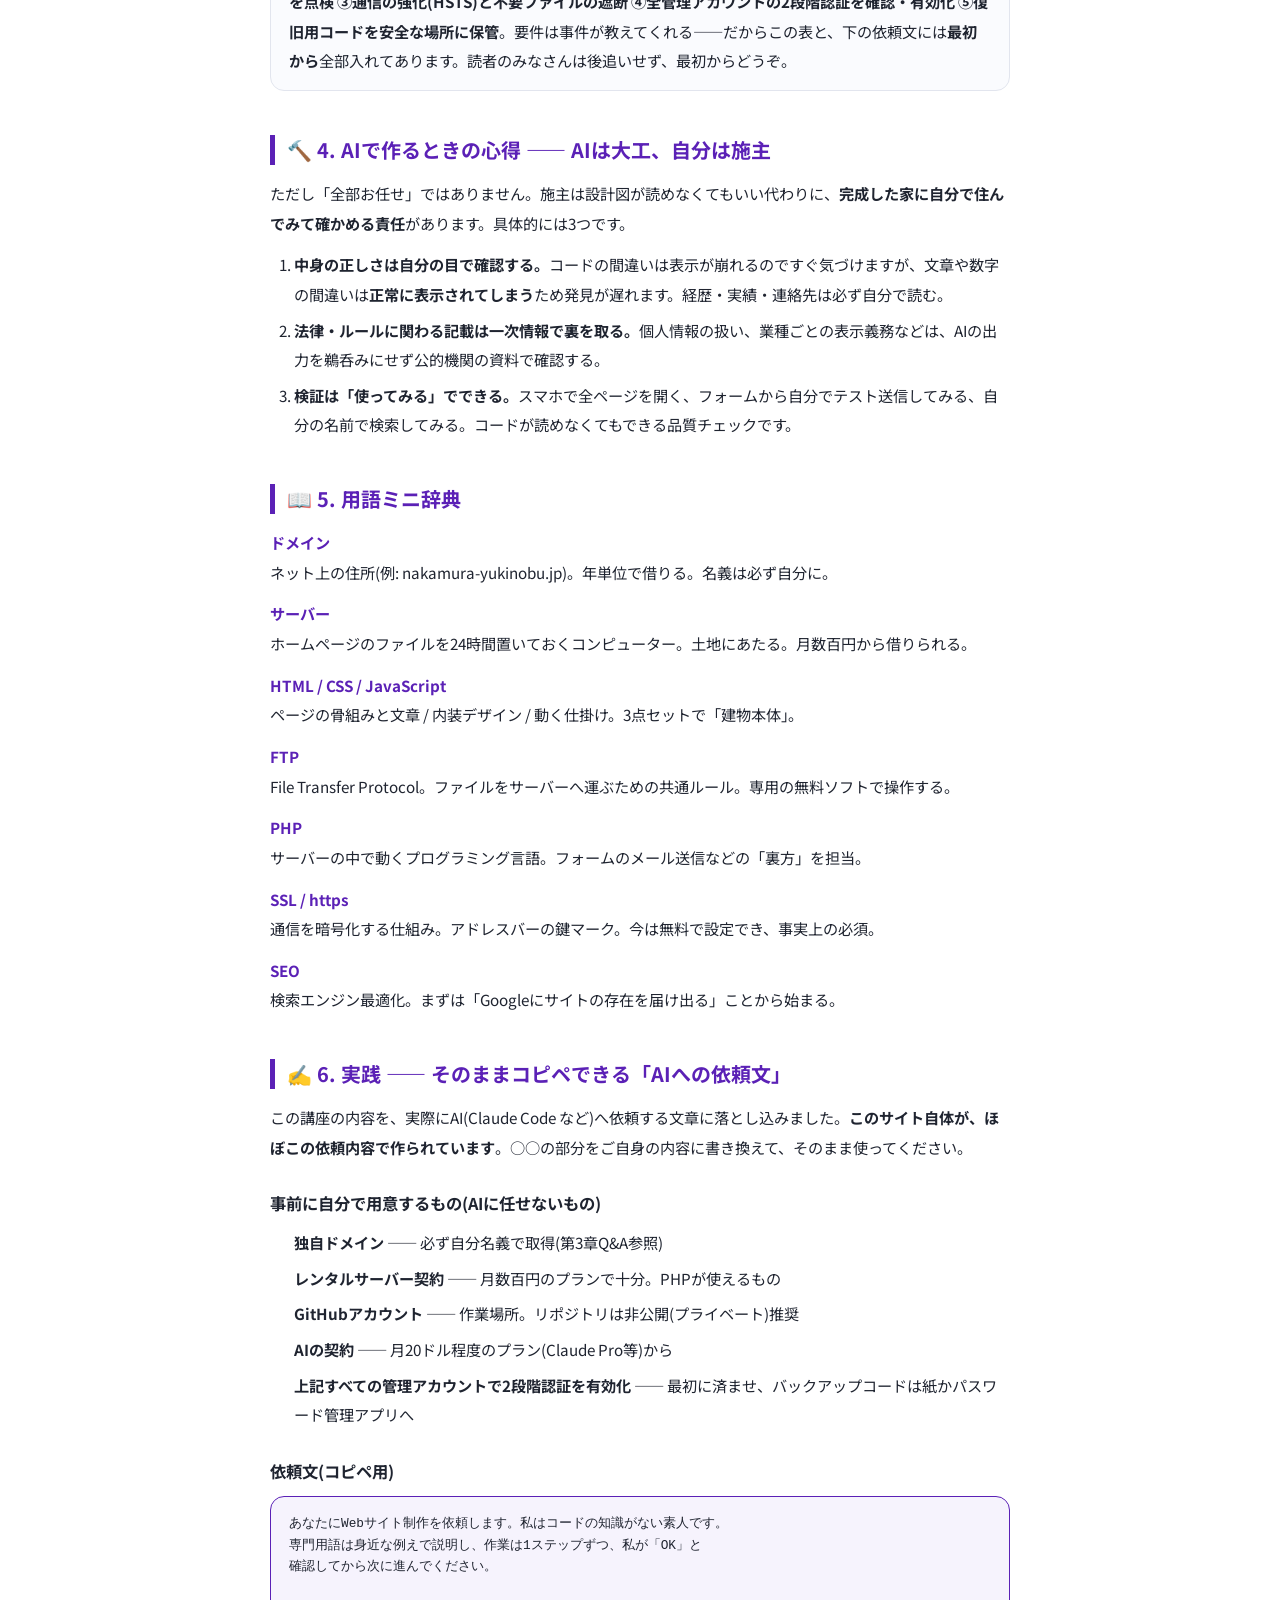
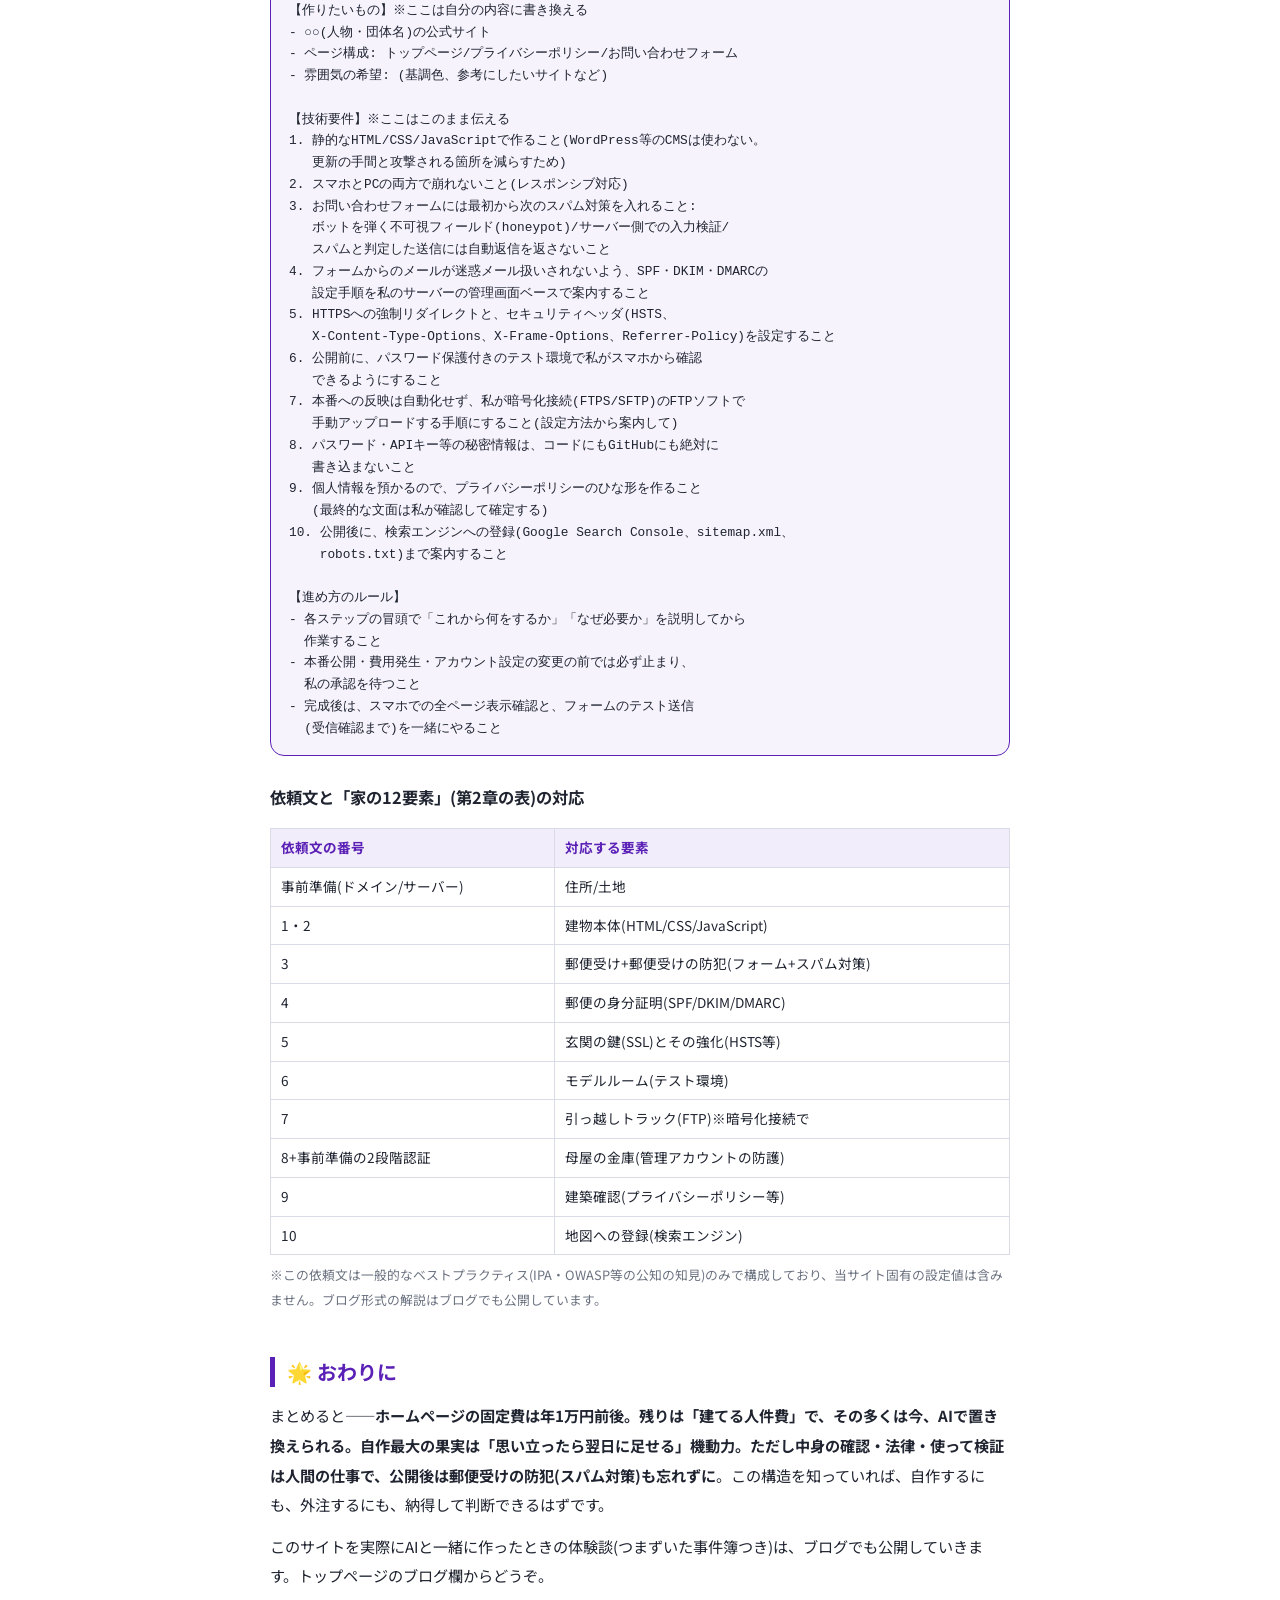
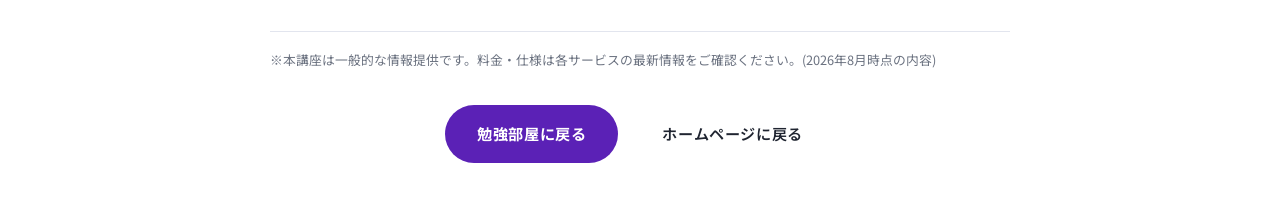
<file: benkyobeya_hp_kouza.html>
<!DOCTYPE html>
<html lang="ja">
<head>
  <meta charset="UTF-8" />
  <meta name="viewport" content="width=device-width, initial-scale=1.0" />
  <meta name="description" content="勉強部屋 第1回: ホームページの仕組み講座。自作のメリット、費用の構造、スパム対策までを「家を建てる」の例えで解説。AIにそのまま依頼できるコピペ用の依頼文付き。" />
  <meta name="robots" content="noindex" />
  <title>ホームページの仕組み講座 | 勉強部屋 | 中村幸信公式ホームページ</title>

  <!-- Favicon -->
  <link rel="icon" href="assets/img/favicon.png" type="image/png" sizes="96x96" />
  <link rel="apple-touch-icon" href="assets/img/apple-touch-icon.png" />

  <link rel="stylesheet" href="style.css?v=20260802c" />
  <link rel="preconnect" href="https://fonts.googleapis.com" />
  <link rel="preconnect" href="https://fonts.gstatic.com" crossorigin />
  <link href="https://fonts.googleapis.com/css2?family=Noto+Sans+JP:wght@300;400;500;700&family=Inter:wght@300;400;500;700;900&display=swap" rel="stylesheet" />

  <style>
    /* このページ専用のスタイル */
    .kouza-hero {
      background: var(--gradient-hero);
      color: var(--white, #fff);
      padding: 56px 24px 40px;
      text-align: center;
      font-family: var(--font-jp);
    }
    .kouza-hero__label {
      display: inline-block;
      font-size: .75rem;
      font-weight: 700;
      letter-spacing: .1em;
      background: rgba(255,255,255,.2);
      border: 1px solid rgba(255,255,255,.4);
      border-radius: 99px;
      padding: 3px 16px;
      margin-bottom: 14px;
    }
    .kouza-hero h1 {
      font-size: clamp(1.4rem, 4.5vw, 2rem);
      font-weight: 700;
      line-height: 1.5;
      margin-bottom: 10px;
    }
    .kouza-hero p { font-size: .9rem; opacity: .9; }

    .kouza-body {
      font-family: var(--font-jp);
      max-width: 780px;
      margin: 0 auto;
      padding: 36px 20px 60px;
      color: #1f2430;
      line-height: 1.95;
      font-size: .95rem;
    }
    .kouza-body h2 {
      font-size: 1.25rem;
      font-weight: 700;
      color: var(--purple-800, #3b1a78);
      border-left: 5px solid var(--purple-800, #3b1a78);
      padding-left: 12px;
      margin: 44px 0 14px;
      line-height: 1.5;
    }
    .kouza-body h2:first-child { margin-top: 0; }
    .kouza-body h3 {
      font-size: 1.02rem;
      font-weight: 700;
      margin: 26px 0 8px;
    }
    .kouza-body p { margin-bottom: 12px; }
    .kouza-body ul, .kouza-body ol { padding-left: 24px; margin-bottom: 12px; }
    .kouza-body li { margin-bottom: 6px; }

    .kouza-table-wrap { overflow-x: auto; margin: 14px 0 6px; }
    .kouza-table {
      border-collapse: collapse;
      width: 100%;
      min-width: 560px;
      font-size: .85rem;
      line-height: 1.6;
    }
    .kouza-table th, .kouza-table td {
      border: 1px solid #d9dce6;
      padding: 8px 10px;
      text-align: left;
      vertical-align: top;
    }
    .kouza-table th {
      background: #f1edfa;
      color: var(--purple-800, #3b1a78);
      white-space: nowrap;
    }
    .kouza-point {
      background: #f6f3fd;
      border: 1.5px solid var(--purple-800, #3b1a78);
      border-radius: 14px;
      padding: 14px 18px;
      margin: 16px 0;
      font-size: .92rem;
    }
    .kouza-point b { color: var(--purple-800, #3b1a78); }
    .kouza-qa {
      border: 1px solid #e2e5ee;
      border-radius: 14px;
      padding: 14px 18px;
      margin-bottom: 12px;
      background: #fafbfe;
    }
    .kouza-qa .q {
      font-weight: 700;
      color: var(--purple-800, #3b1a78);
      margin-bottom: 6px;
    }
    .kouza-qa .q::before { content: "Q. "; }
    .kouza-qa .a { margin-bottom: 0; }
    .kouza-qa .a::before { content: "A. "; font-weight: 700; color: #6b7280; }
    dl.kouza-dict dt {
      font-weight: 700;
      color: var(--purple-800, #3b1a78);
      margin-top: 12px;
    }
    dl.kouza-dict dd { margin-left: 0; }
    .kouza-figure {
      margin: 18px 0;
      text-align: center;
    }
    .kouza-figure svg {
      max-width: 100%;
      height: auto;
    }
    .kouza-figure figcaption {
      font-size: .8rem;
      color: #6b7280;
      margin-top: 6px;
    }
    .kouza-steps {
      display: flex;
      flex-wrap: wrap;
      gap: 10px;
      margin: 14px 0;
      counter-reset: step;
    }
    .kouza-step {
      flex: 1 1 210px;
      background: #fafbfe;
      border: 1px solid #e2e5ee;
      border-radius: 14px;
      padding: 12px 14px;
      font-size: .88rem;
      position: relative;
    }
    .kouza-step::before {
      counter-increment: step;
      content: counter(step);
      display: inline-flex;
      align-items: center;
      justify-content: center;
      width: 26px; height: 26px;
      border-radius: 50%;
      background: var(--purple-800, #3b1a78);
      color: #fff;
      font-weight: 700;
      font-size: .85rem;
      margin-right: 8px;
    }
    .kouza-step b { color: var(--purple-800, #3b1a78); }
    .kouza-flow {
      display: flex;
      flex-wrap: wrap;
      align-items: stretch;
      gap: 6px;
      margin: 12px 0;
      font-size: .82rem;
    }
    .kouza-flow .fbox {
      flex: 1 1 120px;
      border-radius: 12px;
      padding: 10px 12px;
      text-align: center;
      border: 1.5px solid #d9dce6;
      background: #fff;
    }
    .kouza-flow .fbox.bad  { border-color: #dc2626; background: #fef2f2; }
    .kouza-flow .fbox.good { border-color: #059669; background: #ecfdf5; }
    .kouza-flow .farrow {
      align-self: center;
      color: #9ca3af;
      font-weight: 700;
    }
    .kouza-callout {
      background: #fdf2f8;
      border: 1.5px dashed #be185d;
      border-radius: 14px;
      padding: 14px 18px;
      margin: 16px 0;
      font-size: .92rem;
    }
    .kouza-callout b { color: #be185d; }
    .kouza-prompt pre {
      background: #f6f3fd;
      border: 1.5px solid var(--purple-800, #3b1a78);
      border-radius: 14px;
      padding: 16px 18px;
      overflow-x: auto;
      font-family: Consolas, "Courier New", monospace;
      font-size: .8rem;
      line-height: 1.7;
      white-space: pre;
    }
    .kouza-note {
      font-size: .8rem;
      color: #6b7280;
      border-top: 1px solid #e2e5ee;
      margin-top: 40px;
      padding-top: 16px;
    }
    .kouza-back {
      text-align: center;
      margin-top: 32px;
      display: flex;
      gap: 12px;
      justify-content: center;
      flex-wrap: wrap;
    }
    .kouza-back .btn--kouza {
      background: var(--purple-800, #3b1a78);
      color: #fff;
      font-weight: 700;
    }
  </style>
</head>
<body>

  <header class="kouza-hero">
    <span class="kouza-hero__label">勉強部屋 第1回</span>
    <h1>ホームページの仕組み講座<br />——「家を建てる」に例えると全部わかる</h1>
    <p>読了目安15分 | 自作のメリット・費用の構造・スパム対策、そしてAIにそのまま依頼できる「依頼文」まで</p>
  </header>

  <main class="kouza-body">
    <h2>🎯 この講座で学べること</h2>
    <p>「ホームページを作りたい(作ってもらいたい)けれど、何が必要で、何にお金がかかるのか分からない」——この講座は、そんな方のためのものです。</p>
    <p>実は、ホームページに必要なものは12個ほどしかありません。しかもすべて<b>「家を建てる」に例えられます</b>。この例えを一度頭に入れると、業者さんの見積もりも、レンタルサーバーの広告も、ぐっと読めるようになります。</p>

    <h2>⚖️ 1. 自分で作る? 外注する? —— メリット・デメリット</h2>
    <p>最初に、自分で作る場合の損得を整理しておきます。</p>
    <h3>自分で作るメリット</h3>
    <ol>
      <li><b>コンテンツを、後からいかようにも追加できる。</b>外注では「ページを1枚足したい」だけで見積もり・発注・納品待ちの往復になりますが、自作なら思い立ったときに足せます(実際、この「勉強部屋」も思い立った翌日に公開されました)。更新の速さは費用以上の価値があります。</li>
      <li><b>費用が安い。</b>毎年かかる固定費はドメインとサーバーで年1万円前後。AIの利用料を足しても月数千円です。</li>
      <li><b>今の時代、AI活用でなんとかなる。</b>コードが読めなくても、日本語の指示だけでAIが「建物」を建ててくれます。このサイト自体がその実例です。</li>
    </ol>
    <h3>デメリット(正直に)</h3>
    <ol>
      <li><b>自分の時間を使う</b>(このサイトの場合、夜間作業中心で実働約2週間)。時間をお金で買いたい人には外注が合理的です。</li>
      <li><b>責任は全部自分。</b>掲載内容の正しさ・法律まわり・動作確認は誰も代わってくれません(第4章「施主の責任」参照)。</li>
      <li><b>トラブル対応も自分。</b>ただしそれもAIと一緒なら乗り切れます(第3章のQ&A「スパム」参照)。</li>
    </ol>

    <h2>🏠 2. 全体像 —— ホームページは「家」でできている</h2>
    <p>まずは1枚の絵で全体を掴んでください。ホームページは、こんな「家」です。</p>
    <figure class="kouza-figure">
      <svg viewBox="0 0 780 400" role="img" aria-label="ホームページを家に例えた図。土地がサーバー、建物がHTML/CSS/JavaScript、表札がドメイン、玄関の鍵がSSL、郵便受けがお問い合わせフォーム、金庫が2段階認証、トラックがFTP、地図ピンが検索エンジン登録を表す">
        <!-- 土地(サーバー) -->
        <rect x="40" y="330" width="700" height="46" rx="8" fill="#e9e4f6" stroke="#7c5cbf" stroke-width="2"/>
        <text x="390" y="359" text-anchor="middle" font-size="16" font-weight="bold" fill="#3b1a78">サーバー = 土地(月数百円)</text>
        <!-- 家本体(HTML/CSS/JS) -->
        <polygon points="268,175 390,92 512,175" fill="#7c5cbf"/>
        <rect x="280" y="175" width="220" height="155" fill="#ffffff" stroke="#3b1a78" stroke-width="3"/>
        <text x="390" y="205" text-anchor="middle" font-size="15" font-weight="bold" fill="#1f2430">HTML/CSS/JS</text>
        <text x="390" y="224" text-anchor="middle" font-size="13" fill="#6b7280">= 建物本体</text>
        <!-- ドア+鍵(SSL) -->
        <rect x="358" y="248" width="62" height="82" fill="#f6f3fd" stroke="#3b1a78" stroke-width="2"/>
        <circle cx="410" cy="290" r="5" fill="#f59e0b" stroke="#b45309" stroke-width="1.5"/>
        <text x="428" y="262" font-size="13" font-weight="bold" fill="#1f2430">玄関の鍵</text>
        <text x="428" y="278" font-size="12" fill="#6b7280">= SSL/HSTS</text>
        <!-- 金庫(2段階認証) -->
        <rect x="296" y="284" width="42" height="46" rx="4" fill="#d9d3ec" stroke="#3b1a78" stroke-width="2"/>
        <circle cx="317" cy="307" r="7" fill="none" stroke="#3b1a78" stroke-width="2"/>
        <text x="252" y="300" text-anchor="end" font-size="13" font-weight="bold" fill="#1f2430">金庫</text>
        <text x="252" y="316" text-anchor="end" font-size="12" fill="#6b7280">= 2段階認証</text>
        <!-- 表札(ドメイン) -->
        <rect x="196" y="180" width="66" height="30" rx="4" fill="#fff" stroke="#3b1a78" stroke-width="2"/>
        <text x="229" y="200" text-anchor="middle" font-size="12" font-weight="bold" fill="#3b1a78">○○.jp</text>
        <text x="229" y="164" text-anchor="middle" font-size="13" font-weight="bold" fill="#1f2430">表札 = ドメイン(年数千円)</text>
        <line x1="229" y1="210" x2="229" y2="330" stroke="#7c5cbf" stroke-width="2"/>
        <!-- 郵便受け(フォーム+防犯) -->
        <rect x="540" y="272" width="52" height="34" rx="6" fill="#fff" stroke="#3b1a78" stroke-width="2"/>
        <line x1="566" y1="306" x2="566" y2="330" stroke="#3b1a78" stroke-width="3"/>
        <text x="566" y="294" text-anchor="middle" font-size="14">🛡</text>
        <text x="566" y="248" text-anchor="middle" font-size="13" font-weight="bold" fill="#1f2430">郵便受け = フォーム</text>
        <text x="566" y="264" text-anchor="middle" font-size="12" fill="#6b7280">(防犯=スパム対策つき)</text>
        <!-- トラック(FTP) -->
        <rect x="66" y="286" width="88" height="34" rx="5" fill="#fff" stroke="#3b1a78" stroke-width="2"/>
        <rect x="154" y="298" width="30" height="22" rx="4" fill="#fff" stroke="#3b1a78" stroke-width="2"/>
        <circle cx="92" cy="326" r="9" fill="#d9d3ec" stroke="#3b1a78" stroke-width="2"/>
        <circle cx="140" cy="326" r="9" fill="#d9d3ec" stroke="#3b1a78" stroke-width="2"/>
        <circle cx="172" cy="326" r="9" fill="#d9d3ec" stroke="#3b1a78" stroke-width="2"/>
        <text x="124" y="272" text-anchor="middle" font-size="13" font-weight="bold" fill="#1f2430">FTP = 引っ越しトラック</text>
        <text x="110" y="309" text-anchor="middle" font-size="12" fill="#6b7280">ファイル</text>
        <!-- 地図ピン(検索エンジン) -->
        <circle cx="672" cy="120" r="17" fill="#7c5cbf"/>
        <polygon points="660,131 684,131 672,158" fill="#7c5cbf"/>
        <circle cx="672" cy="120" r="7" fill="#fff"/>
        <text x="672" y="182" text-anchor="middle" font-size="13" font-weight="bold" fill="#1f2430">地図 = 検索エンジン</text>
        <text x="672" y="198" text-anchor="middle" font-size="12" fill="#6b7280">(Googleへの届け出)</text>
      </svg>
      <figcaption>図: ホームページ=家の対応図。このほか「モデルルーム(テスト環境)」「郵便の身分証明(SPF/DKIM/DMARC)」「建築確認(プライバシーポリシー等)」という"見えない設備"があります(下の表参照)。</figcaption>
    </figure>
    <div class="kouza-table-wrap">
      <table class="kouza-table">
        <tr><th>要素</th><th>例えると</th><th>費用の目安</th><th>役割</th></tr>
        <tr><td><b>ドメイン</b><br />(○○.jp など)</td><td>住所</td><td>年数千円</td><td>ネット上の「ここにいます」。これがないと誰もたどり着けない</td></tr>
        <tr><td><b>サーバー</b></td><td>土地</td><td>月数百円</td><td>ファイルを24時間置いておく場所。レンタルで十分</td></tr>
        <tr><td><b>HTML / CSS / JavaScript</b></td><td>建物本体</td><td>制作費の大半</td><td>ページそのもの。HTML=骨組みと文章、CSS=内装デザイン、JavaScript=動く仕掛け</td></tr>
        <tr><td><b>FTP</b>(転送ソフト)</td><td>引っ越しトラック</td><td>無料</td><td>作ったファイルをサーバーへ運ぶ。実態はドラッグ&ドロップ</td></tr>
        <tr><td><b>テスト環境</b></td><td>モデルルーム</td><td>無料</td><td>公開前に仕上がりを確認する場所。工事中の姿を見せないため</td></tr>
        <tr><td><b>SSL</b>(httpsの鍵マーク)</td><td>玄関の鍵</td><td>無料</td><td>ないとブラウザが「保護されていない通信」と警告する。HSTS(ブラウザにHTTPS接続を記憶させる強化設定)まで入れると堅い</td></tr>
        <tr><td><b>お問い合わせフォーム</b></td><td>郵便受け</td><td>無料</td><td>アドレス直載せは迷惑メールの的になるため、フォームを挟む</td></tr>
        <tr><td><b>スパム対策</b></td><td>郵便受けの防犯</td><td>無料</td><td>公開されたフォームはボットの自動投稿に必ず見つかる。見えない罠(honeypot)等で水際で弾く(下のQ&A参照)</td></tr>
        <tr><td><b>管理アカウントの防護</b>(2段階認証)</td><td>母屋の金庫</td><td>無料</td><td>狙われるのはサイトより「管理する側」。ドメイン・サーバー・GitHub等の全アカウントで2段階認証を有効にし、バックアップコードは紙かパスワード管理アプリへ</td></tr>
        <tr><td><b>ブログ連携</b></td><td>掲示板の自動更新</td><td>無料</td><td>「最終更新が1年前」を防ぐ。外部ブログの記事を自動で取り込む</td></tr>
        <tr><td><b>検索エンジン登録</b></td><td>地図への登録</td><td>無料</td><td>Googleに「このサイトの持ち主です」と届け出る作業</td></tr>
        <tr><td><b>プライバシーポリシー等</b></td><td>建築確認</td><td>—</td><td>フォームで個人情報を預かるなら必須のルール整備</td></tr>
      </table>
    </div>
    <div class="kouza-point">
      <b>ポイント:</b> 固定費として毎年かかるのは<b>「住所(ドメイン)」と「土地(サーバー)」の年1万円前後だけ</b>。制作費の大部分は「建物を建てる人件費」です。ここの構造を知っているかどうかで、見積もりの見え方が変わります。
    </div>

    <h3>実際に作る順番 —— 6ステップ</h3>
    <div class="kouza-steps">
      <div class="kouza-step"><b>準備する</b><br />ドメイン(自分名義)とサーバーを契約し、管理アカウントに2段階認証をかける</div>
      <div class="kouza-step"><b>建てる</b><br />AIに依頼してページを作る(第6章の依頼文をコピペ)。写真と文章は自分で用意</div>
      <div class="kouza-step"><b>モデルルームで確認</b><br />パスワード付きのテスト環境で、スマホ表示や誤字を納得いくまでチェック</div>
      <div class="kouza-step"><b>引っ越す(公開)</b><br />FTPソフト(暗号化接続)でサーバーへアップ。フォームは自分でテスト送信して受信まで確認</div>
      <div class="kouza-step"><b>地図に載せる</b><br />Google Search Consoleに届け出て、検索に正しく出るようにする</div>
      <div class="kouza-step"><b>防犯を点検する</b><br />スパム対策・セキュリティ設定を確認。公開したら終わり、ではない(第3章Q&A参照)</div>
    </div>

    <div class="kouza-callout">
      <b>🗳 政治家・候補者を目指す方へ:</b> 一般のサイトに加えて、①寄付のご案内には政治資金規正法上の注意書き(外国人からの寄付は受けられない等)が必要 ②選挙が近づいた時期の掲載内容には公職選挙法上の制約がある——という2つの上乗せがあります。この2点はAI任せにせず、必ず選挙管理委員会の資料や条文で裏を取ってください(第4章「施主の責任」参照)。
    </div>

    <h2>❓ 3. よくある疑問 Q&A</h2>

    <div class="kouza-qa">
      <p class="q">ドメインは無料でも取れるって聞いたけど?</p>
      <p class="a">取れます。ただし無料には2種類あります。①「間借り」型(サービス名が入ったサブドメイン。住所でいうと「〇〇ビル内 △△様方」で、サービス側の都合に左右される)、②「セット込み」型(サーバー契約とセットで実質サーバー代に込み)。途中で独自ドメインに引っ越すと、検索での評価も、QRコード入りの印刷物も作り直しになります。長く使うサイトなら、<b>最初から自分名義の独自ドメイン</b>が結果的に一番安くつきます。</p>
    </div>
    <div class="kouza-qa">
      <p class="q">ドメインで一番気をつけることは?</p>
      <p class="a"><b>名義</b>です。制作を外注する場合でも、ドメインは必ず自分(自団体)名義で取得すること。業者名義で取られると「住所が他人の名義」になり、業者を変えるときにサイトごと動かせなくなります。</p>
    </div>
    <div class="kouza-qa">
      <p class="q">高性能なサーバーが必要と言われたら?</p>
      <p class="a">文章と写真が中心のサイトは、月数百円のレンタルサーバーで十分です。アクセスが集中してもまず落ちません。動画をサイト上で直接配信するなど特殊な用途がない限り、高性能プランは不要です。</p>
    </div>
    <div class="kouza-qa">
      <p class="q">FTPとかPHPとか、覚えないとダメ?</p>
      <p class="a">名前は覚えなくて大丈夫です。FTPは「ファイルをサーバーに運ぶときの共通ルール」(郵便制度のようなもの)で、実際の操作は無料ソフトのドラッグ&ドロップです。PHPは「サーバー側で動く裏方のプログラム」で、フォームから届いた内容をメールで送る、といった仕事をします。<b>見た目のファイル(HTML等)は閲覧者の手元で動き、裏方(PHP)はサーバーの中で動く</b>——この役割分担だけ知っていれば十分です。</p>
    </div>
    <div class="kouza-qa">
      <p class="q">今はAIでホームページが作れるって本当?</p>
      <p class="a">本当です。「建物本体」にあたるHTML/CSS/JavaScriptは、AIに日本語で指示すれば書けるようになりました。「トップに写真を置いて名前を大きく」「スマホで写真が見切れるので直して」——この程度の指示で形になります。このサイト自体も、その方法で作られています。</p>
    </div>
    <div class="kouza-qa">
      <p class="q">フォームを置いたら、スパムが来るって本当?</p>
      <p class="a">来ます。公開されたフォームを自動巡回して、デタラメな文字列を投げ込むプログラム(ボット)が世界中で動いています(このサイトも公開2週間で見つかり、数十件届きました)。厄介なのは、フォームに「受付完了」の自動返信を付けている場合——スパムの差出人アドレスに自動返信を撃ち返してしまい、ドメインの信用を下げるおそれがあります。対策は無料でできます: <b>①人間には見えない罠の入力欄(honeypot)を仕込み、埋めてきたらボットと判定して破棄</b> <b>②日本語が1文字もない送信は受け付けない</b> <b>③スパムと判定した送信には自動返信を送らない</b>。この3点で、翌日からスパムはゼロになりました。「郵便受けには防犯」——公開したら終わり、ではないのです。</p>
      <div class="kouza-flow">
        <div class="fbox bad">🤖 ボット<br /><span style="font-size:.75rem;">デタラメな自動送信</span></div>
        <div class="farrow">→</div>
        <div class="fbox bad">👻 見えない罠に<br />引っかかる</div>
        <div class="farrow">→</div>
        <div class="fbox bad">🗑 その場で破棄<br /><span style="font-size:.75rem;">メールも自動返信も送らない</span></div>
      </div>
      <div class="kouza-flow">
        <div class="fbox good">🙂 人間<br /><span style="font-size:.75rem;">ふつうに入力</span></div>
        <div class="farrow">→</div>
        <div class="fbox good">罠は見えないので<br />そのまま通過</div>
        <div class="farrow">→</div>
        <div class="fbox good">📬 メール到着<br /><span style="font-size:.75rem;">受付の自動返信も届く</span></div>
      </div>
    </div>

    <div class="kouza-qa">
      <p class="q">公開したら終わり? 他にやることは?</p>
      <p class="a">あります。正直に書くと、このサイトも上の表の「HSTS」「管理アカウントの防護(2段階認証の総点検・バックアップコードの安全な保管)」は、<b>公開後のスパム事件をきっかけに総点検をして、後から実施したもの</b>です。公的機関(IPA)やセキュリティ専門家の公開チェックリストと自分のサイトを突き合わせ、足りない項目を1日で埋めました。順番はこうでした: <b>①スパム発覚→フォーム対策 ②ついでに全体を点検 ③通信の強化(HSTS)と不要ファイルの遮断 ④全管理アカウントの2段階認証を確認・有効化 ⑤復旧用コードを安全な場所に保管</b>。要件は事件が教えてくれる——だからこの表と、下の依頼文には<b>最初から</b>全部入れてあります。読者のみなさんは後追いせず、最初からどうぞ。</p>
    </div>

    <h2>🔨 4. AIで作るときの心得 —— AIは大工、自分は施主</h2>
    <p>ただし「全部お任せ」ではありません。施主は設計図が読めなくてもいい代わりに、<b>完成した家に自分で住んでみて確かめる責任</b>があります。具体的には3つです。</p>
    <ol>
      <li><b>中身の正しさは自分の目で確認する。</b>コードの間違いは表示が崩れるのですぐ気づけますが、文章や数字の間違いは<b>正常に表示されてしまう</b>ため発見が遅れます。経歴・実績・連絡先は必ず自分で読む。</li>
      <li><b>法律・ルールに関わる記載は一次情報で裏を取る。</b>個人情報の扱い、業種ごとの表示義務などは、AIの出力を鵜呑みにせず公的機関の資料で確認する。</li>
      <li><b>検証は「使ってみる」でできる。</b>スマホで全ページを開く、フォームから自分でテスト送信してみる、自分の名前で検索してみる。コードが読めなくてもできる品質チェックです。</li>
    </ol>

    <h2>📖 5. 用語ミニ辞典</h2>
    <dl class="kouza-dict">
      <dt>ドメイン</dt>
      <dd>ネット上の住所(例: nakamura-yukinobu.jp)。年単位で借りる。名義は必ず自分に。</dd>
      <dt>サーバー</dt>
      <dd>ホームページのファイルを24時間置いておくコンピューター。土地にあたる。月数百円から借りられる。</dd>
      <dt>HTML / CSS / JavaScript</dt>
      <dd>ページの骨組みと文章 / 内装デザイン / 動く仕掛け。3点セットで「建物本体」。</dd>
      <dt>FTP</dt>
      <dd>File Transfer Protocol。ファイルをサーバーへ運ぶための共通ルール。専用の無料ソフトで操作する。</dd>
      <dt>PHP</dt>
      <dd>サーバーの中で動くプログラミング言語。フォームのメール送信などの「裏方」を担当。</dd>
      <dt>SSL / https</dt>
      <dd>通信を暗号化する仕組み。アドレスバーの鍵マーク。今は無料で設定でき、事実上の必須。</dd>
      <dt>SEO</dt>
      <dd>検索エンジン最適化。まずは「Googleにサイトの存在を届け出る」ことから始まる。</dd>
    </dl>

    <h2>✍️ 6. 実践 —— そのままコピペできる「AIへの依頼文」</h2>
    <p>この講座の内容を、実際にAI(Claude Code など)へ依頼する文章に落とし込みました。<b>このサイト自体が、ほぼこの依頼内容で作られています</b>。○○の部分をご自身の内容に書き換えて、そのまま使ってください。</p>
    <h3>事前に自分で用意するもの(AIに任せないもの)</h3>
    <ul>
      <li><b>独自ドメイン</b> —— 必ず自分名義で取得(第3章Q&A参照)</li>
      <li><b>レンタルサーバー契約</b> —— 月数百円のプランで十分。PHPが使えるもの</li>
      <li><b>GitHubアカウント</b> —— 作業場所。リポジトリは非公開(プライベート)推奨</li>
      <li><b>AIの契約</b> —— 月20ドル程度のプラン(Claude Pro等)から</li>
      <li><b>上記すべての管理アカウントで2段階認証を有効化</b> —— 最初に済ませ、バックアップコードは紙かパスワード管理アプリへ</li>
    </ul>
    <h3>依頼文(コピペ用)</h3>
    <div class="kouza-prompt"><pre>あなたにWebサイト制作を依頼します。私はコードの知識がない素人です。
専門用語は身近な例えで説明し、作業は1ステップずつ、私が「OK」と
確認してから次に進んでください。

【作りたいもの】※ここは自分の内容に書き換える
- ○○(人物・団体名)の公式サイト
- ページ構成: トップページ/プライバシーポリシー/お問い合わせフォーム
- 雰囲気の希望: (基調色、参考にしたいサイトなど)

【技術要件】※ここはこのまま伝える
1. 静的なHTML/CSS/JavaScriptで作ること(WordPress等のCMSは使わない。
   更新の手間と攻撃される箇所を減らすため)
2. スマホとPCの両方で崩れないこと(レスポンシブ対応)
3. お問い合わせフォームには最初から次のスパム対策を入れること:
   ボットを弾く不可視フィールド(honeypot)/サーバー側での入力検証/
   スパムと判定した送信には自動返信を返さないこと
4. フォームからのメールが迷惑メール扱いされないよう、SPF・DKIM・DMARCの
   設定手順を私のサーバーの管理画面ベースで案内すること
5. HTTPSへの強制リダイレクトと、セキュリティヘッダ(HSTS、
   X-Content-Type-Options、X-Frame-Options、Referrer-Policy)を設定すること
6. 公開前に、パスワード保護付きのテスト環境で私がスマホから確認
   できるようにすること
7. 本番への反映は自動化せず、私が暗号化接続(FTPS/SFTP)のFTPソフトで
   手動アップロードする手順にすること(設定方法から案内して)
8. パスワード・APIキー等の秘密情報は、コードにもGitHubにも絶対に
   書き込まないこと
9. 個人情報を預かるので、プライバシーポリシーのひな形を作ること
   (最終的な文面は私が確認して確定する)
10. 公開後に、検索エンジンへの登録(Google Search Console、sitemap.xml、
    robots.txt)まで案内すること

【進め方のルール】
- 各ステップの冒頭で「これから何をするか」「なぜ必要か」を説明してから
  作業すること
- 本番公開・費用発生・アカウント設定の変更の前では必ず止まり、
  私の承認を待つこと
- 完成後は、スマホでの全ページ表示確認と、フォームのテスト送信
  (受信確認まで)を一緒にやること</pre></div>
    <h3>依頼文と「家の12要素」(第2章の表)の対応</h3>
    <div class="kouza-table-wrap">
      <table class="kouza-table">
        <tr><th>依頼文の番号</th><th>対応する要素</th></tr>
        <tr><td>事前準備(ドメイン/サーバー)</td><td>住所/土地</td></tr>
        <tr><td>1・2</td><td>建物本体(HTML/CSS/JavaScript)</td></tr>
        <tr><td>3</td><td>郵便受け+郵便受けの防犯(フォーム+スパム対策)</td></tr>
        <tr><td>4</td><td>郵便の身分証明(SPF/DKIM/DMARC)</td></tr>
        <tr><td>5</td><td>玄関の鍵(SSL)とその強化(HSTS等)</td></tr>
        <tr><td>6</td><td>モデルルーム(テスト環境)</td></tr>
        <tr><td>7</td><td>引っ越しトラック(FTP)※暗号化接続で</td></tr>
        <tr><td>8+事前準備の2段階認証</td><td>母屋の金庫(管理アカウントの防護)</td></tr>
        <tr><td>9</td><td>建築確認(プライバシーポリシー等)</td></tr>
        <tr><td>10</td><td>地図への登録(検索エンジン)</td></tr>
      </table>
    </div>
    <p class="kouza-note" style="border-top:none; margin-top:8px; padding-top:0;">※この依頼文は一般的なベストプラクティス(IPA・OWASP等の公知の知見)のみで構成しており、当サイト固有の設定値は含みません。ブログ形式の解説は<a href="./#blog">ブログ</a>でも公開しています。</p>

    <h2>🌟 おわりに</h2>
    <p>まとめると——<b>ホームページの固定費は年1万円前後。残りは「建てる人件費」で、その多くは今、AIで置き換えられる。自作最大の果実は「思い立ったら翌日に足せる」機動力。ただし中身の確認・法律・使って検証は人間の仕事で、公開後は郵便受けの防犯(スパム対策)も忘れずに</b>。この構造を知っていれば、自作するにも、外注するにも、納得して判断できるはずです。</p>
    <p>このサイトを実際にAIと一緒に作ったときの体験談(つまずいた事件簿つき)は、ブログでも公開していきます。トップページのブログ欄からどうぞ。</p>

    <p class="kouza-note">※本講座は一般的な情報提供です。料金・仕様は各サービスの最新情報をご確認ください。(2026年8月時点の内容)</p>

    <div class="kouza-back">
      <a href="benkyobeya.html" class="btn btn--kouza">勉強部屋に戻る</a>
      <a href="./" class="btn btn--home">ホームページに戻る</a>
    </div>
  </main>

</body>
</html>
</file>
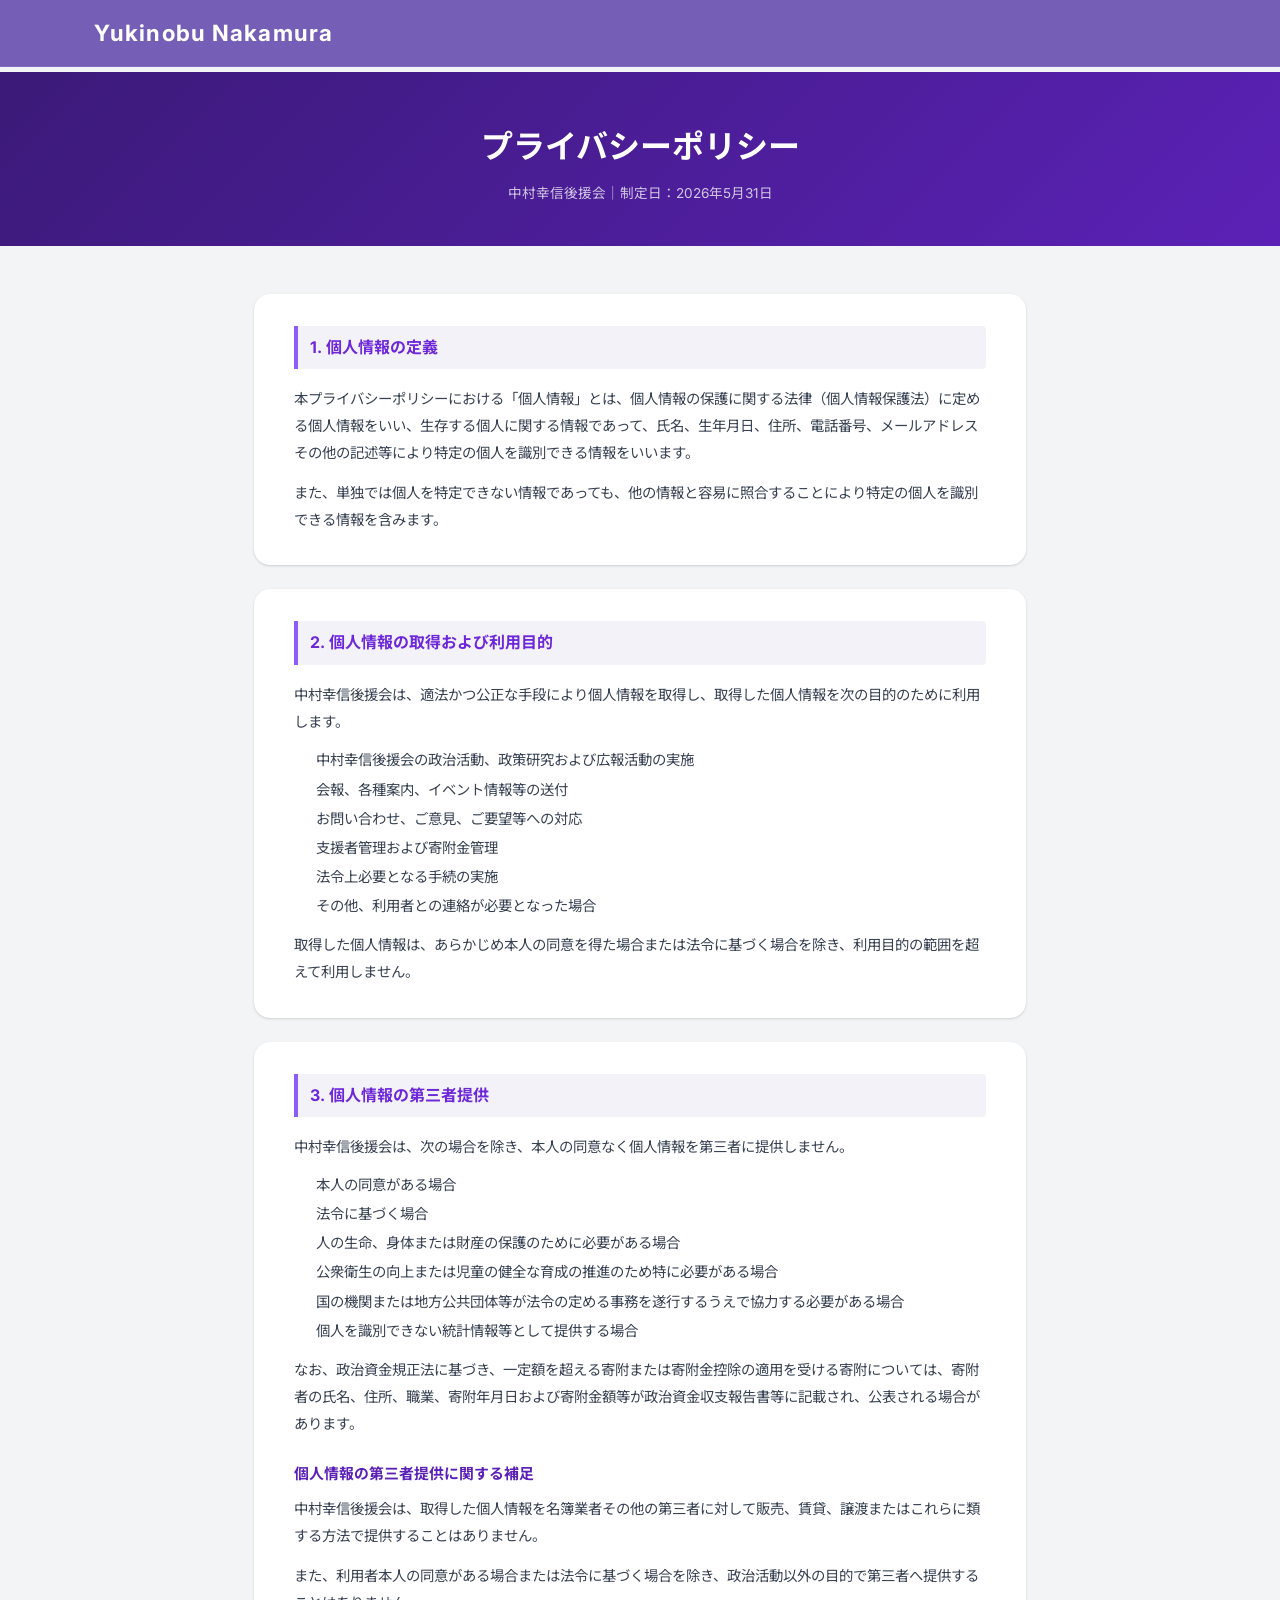
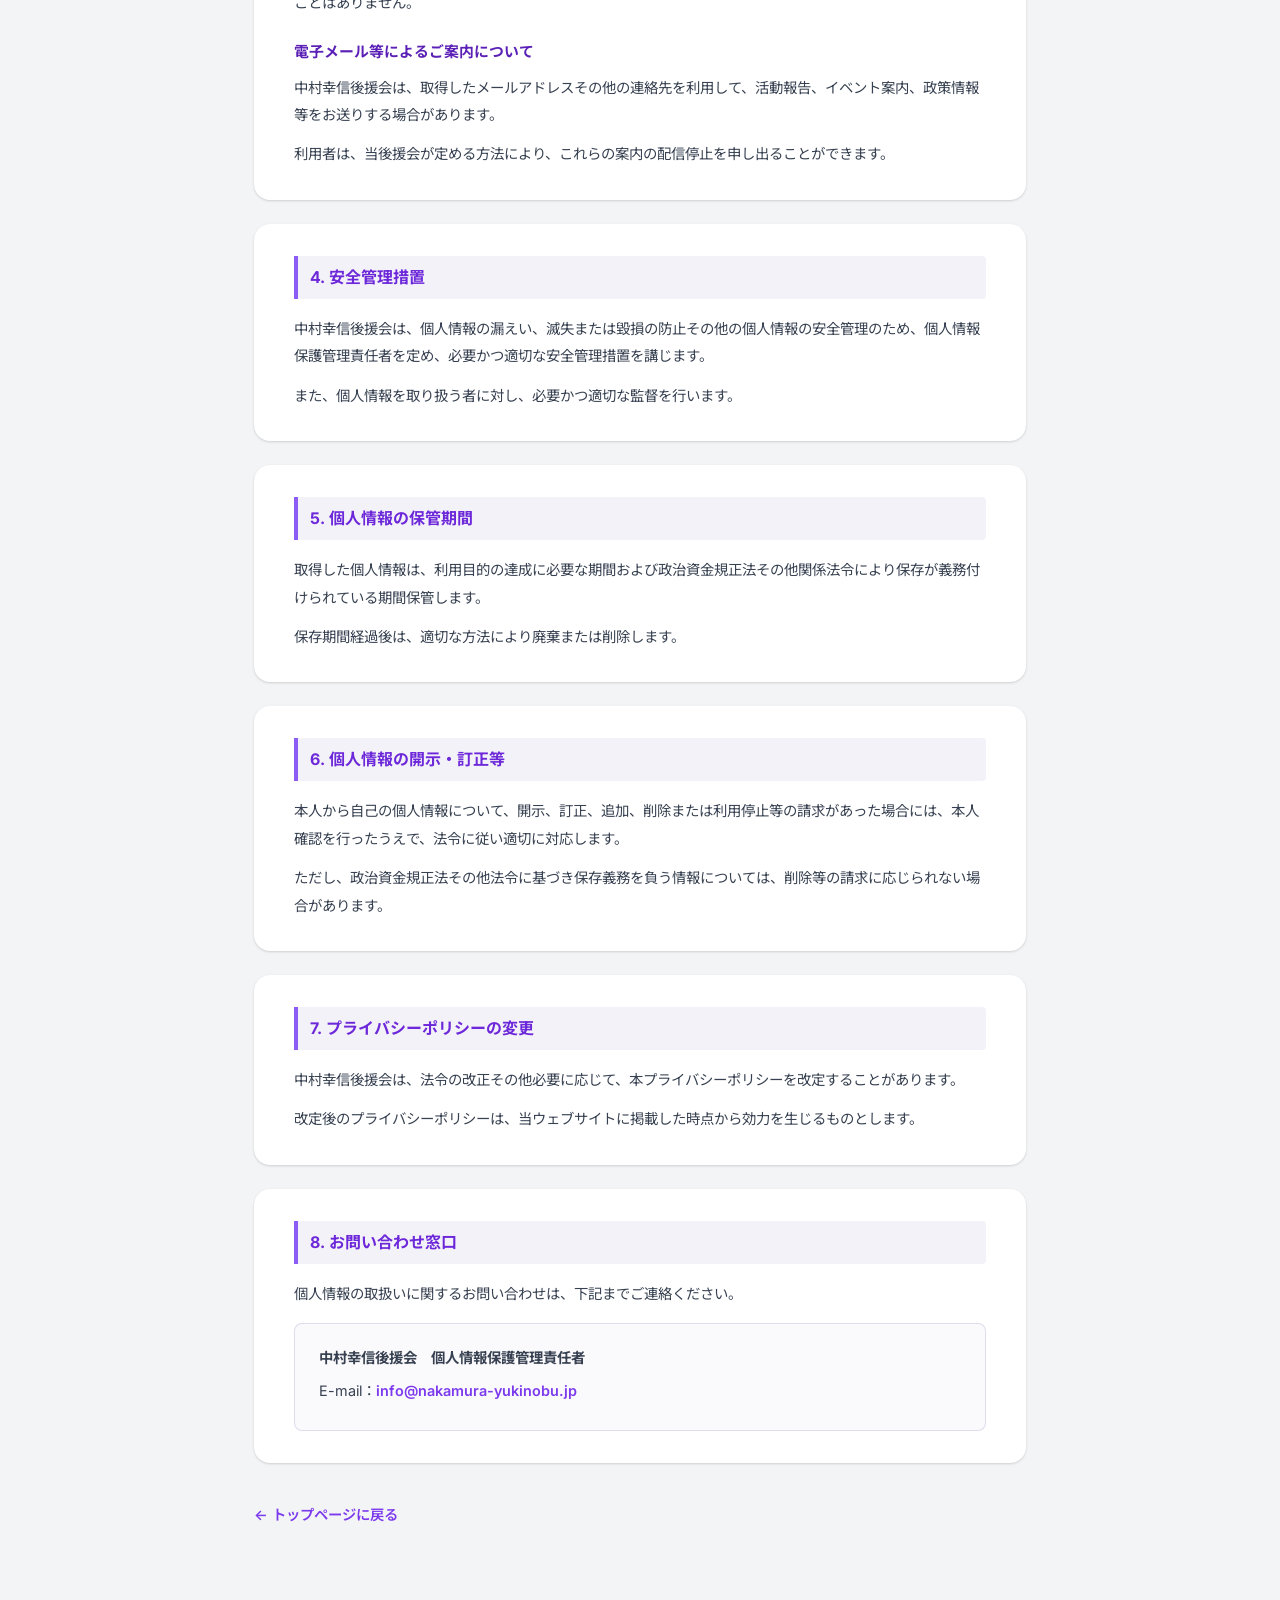
<file: privacy-policy.html>
<!DOCTYPE html>
<html lang="ja">
<head>
  <meta charset="UTF-8" />
  <meta name="viewport" content="width=device-width, initial-scale=1.0" />
  <meta name="robots" content="noindex" />
  <title>プライバシーポリシー | 中村幸信後援会</title>
  <link rel="stylesheet" href="style.css?v=20260802c" />
  <link rel="preconnect" href="https://fonts.googleapis.com" />
  <link rel="preconnect" href="https://fonts.gstatic.com" crossorigin />
  <link href="https://fonts.googleapis.com/css2?family=Noto+Sans+JP:wght@300;400;500;700&family=Inter:wght@300;400;500;700;900&display=swap" rel="stylesheet" />
  <style>
    body { padding-top: 72px; background: var(--gray-100); }

    .pp-hero {
      background: var(--gradient-dark);
      padding: 3rem 1.5rem 2.5rem;
      text-align: center;
      color: var(--white);
    }
    .pp-hero h1 {
      font-size: clamp(1.4rem, 4vw, 2rem);
      font-weight: 700;
      margin-bottom: .5rem;
    }
    .pp-hero p {
      font-size: .85rem;
      opacity: .75;
    }

    .pp-body {
      max-width: 820px;
      margin: 0 auto;
      padding: 3rem 1.5rem 6rem;
    }

    .pp-section {
      background: var(--white);
      border-radius: var(--radius-lg);
      padding: 2rem 2.5rem;
      margin-bottom: 1.5rem;
      box-shadow: var(--shadow-sm);
    }

    .pp-section h2 {
      font-size: 1rem;
      font-weight: 700;
      color: var(--purple-700);
      margin: 0 0 1rem;
      padding: .5rem .75rem;
      background: var(--purple-100);
      border-left: 4px solid var(--purple-500);
      border-radius: 0 var(--radius-sm) var(--radius-sm) 0;
    }

    .pp-section h3 {
      font-size: .93rem;
      font-weight: 700;
      color: var(--purple-800);
      margin: 1.5rem 0 .5rem;
    }

    .pp-section p {
      font-size: .9rem;
      line-height: 1.9;
      color: var(--gray-700);
      margin-bottom: .75rem;
    }
    .pp-section p:last-child { margin-bottom: 0; }

    .pp-section ul {
      padding-left: 1.4rem;
      margin: .5rem 0 .75rem;
    }
    .pp-section ul li {
      font-size: .9rem;
      line-height: 1.8;
      color: var(--gray-700);
      margin-bottom: .2rem;
    }

    .pp-contact-box {
      background: var(--purple-50);
      border: 1px solid var(--purple-200);
      border-radius: var(--radius-md);
      padding: 1.25rem 1.5rem;
      margin-top: 1rem;
    }
    .pp-contact-box p {
      margin-bottom: .35rem !important;
      font-size: .9rem;
      color: var(--gray-700);
    }
    .pp-contact-box a {
      color: var(--purple-600);
      font-weight: 600;
      text-decoration: none;
    }
    .pp-contact-box a:hover { text-decoration: underline; }

    .pp-back {
      display: inline-flex;
      align-items: center;
      gap: .4rem;
      margin-top: 1rem;
      color: var(--purple-600);
      font-weight: 600;
      text-decoration: none;
      font-size: .9rem;
      transition: var(--transition);
    }
    .pp-back:hover { color: var(--purple-800); }

    @media (max-width: 600px) {
      .pp-section { padding: 1.5rem 1.25rem; }
    }
  </style>
</head>
<body>

  <header class="header scrolled" style="position:fixed;top:0;left:0;width:100%;z-index:1000;">
    <div class="container header__inner">
      <div class="header__brand">
        <a href="index.html" class="header__logo">
          <span class="logo-text">Yukinobu Nakamura</span>
        </a>
      </div>
    </div>
  </header>

  <div class="pp-hero">
    <h1>プライバシーポリシー</h1>
    <p>中村幸信後援会｜制定日：2026年5月31日</p>
  </div>

  <main class="pp-body">

    <div class="pp-section">
      <h2>1. 個人情報の定義</h2>
      <p>本プライバシーポリシーにおける「個人情報」とは、個人情報の保護に関する法律（個人情報保護法）に定める個人情報をいい、生存する個人に関する情報であって、氏名、生年月日、住所、電話番号、メールアドレスその他の記述等により特定の個人を識別できる情報をいいます。</p>
      <p>また、単独では個人を特定できない情報であっても、他の情報と容易に照合することにより特定の個人を識別できる情報を含みます。</p>
    </div>

    <div class="pp-section">
      <h2>2. 個人情報の取得および利用目的</h2>
      <p>中村幸信後援会は、適法かつ公正な手段により個人情報を取得し、取得した個人情報を次の目的のために利用します。</p>
      <ul>
        <li>中村幸信後援会の政治活動、政策研究および広報活動の実施</li>
        <li>会報、各種案内、イベント情報等の送付</li>
        <li>お問い合わせ、ご意見、ご要望等への対応</li>
        <li>支援者管理および寄附金管理</li>
        <li>法令上必要となる手続の実施</li>
        <li>その他、利用者との連絡が必要となった場合</li>
      </ul>
      <p>取得した個人情報は、あらかじめ本人の同意を得た場合または法令に基づく場合を除き、利用目的の範囲を超えて利用しません。</p>
    </div>

    <div class="pp-section">
      <h2>3. 個人情報の第三者提供</h2>
      <p>中村幸信後援会は、次の場合を除き、本人の同意なく個人情報を第三者に提供しません。</p>
      <ul>
        <li>本人の同意がある場合</li>
        <li>法令に基づく場合</li>
        <li>人の生命、身体または財産の保護のために必要がある場合</li>
        <li>公衆衛生の向上または児童の健全な育成の推進のため特に必要がある場合</li>
        <li>国の機関または地方公共団体等が法令の定める事務を遂行するうえで協力する必要がある場合</li>
        <li>個人を識別できない統計情報等として提供する場合</li>
      </ul>
      <p>なお、政治資金規正法に基づき、一定額を超える寄附または寄附金控除の適用を受ける寄附については、寄附者の氏名、住所、職業、寄附年月日および寄附金額等が政治資金収支報告書等に記載され、公表される場合があります。</p>

      <h3>個人情報の第三者提供に関する補足</h3>
      <p>中村幸信後援会は、取得した個人情報を名簿業者その他の第三者に対して販売、賃貸、譲渡またはこれらに類する方法で提供することはありません。</p>
      <p>また、利用者本人の同意がある場合または法令に基づく場合を除き、政治活動以外の目的で第三者へ提供することはありません。</p>

      <h3>電子メール等によるご案内について</h3>
      <p>中村幸信後援会は、取得したメールアドレスその他の連絡先を利用して、活動報告、イベント案内、政策情報等をお送りする場合があります。</p>
      <p>利用者は、当後援会が定める方法により、これらの案内の配信停止を申し出ることができます。</p>
    </div>

    <div class="pp-section">
      <h2>4. 安全管理措置</h2>
      <p>中村幸信後援会は、個人情報の漏えい、滅失または毀損の防止その他の個人情報の安全管理のため、個人情報保護管理責任者を定め、必要かつ適切な安全管理措置を講じます。</p>
      <p>また、個人情報を取り扱う者に対し、必要かつ適切な監督を行います。</p>
    </div>

    <div class="pp-section">
      <h2>5. 個人情報の保管期間</h2>
      <p>取得した個人情報は、利用目的の達成に必要な期間および政治資金規正法その他関係法令により保存が義務付けられている期間保管します。</p>
      <p>保存期間経過後は、適切な方法により廃棄または削除します。</p>
    </div>

    <div class="pp-section">
      <h2>6. 個人情報の開示・訂正等</h2>
      <p>本人から自己の個人情報について、開示、訂正、追加、削除または利用停止等の請求があった場合には、本人確認を行ったうえで、法令に従い適切に対応します。</p>
      <p>ただし、政治資金規正法その他法令に基づき保存義務を負う情報については、削除等の請求に応じられない場合があります。</p>
    </div>

    <div class="pp-section">
      <h2>7. プライバシーポリシーの変更</h2>
      <p>中村幸信後援会は、法令の改正その他必要に応じて、本プライバシーポリシーを改定することがあります。</p>
      <p>改定後のプライバシーポリシーは、当ウェブサイトに掲載した時点から効力を生じるものとします。</p>
    </div>

    <div class="pp-section">
      <h2>8. お問い合わせ窓口</h2>
      <p>個人情報の取扱いに関するお問い合わせは、下記までご連絡ください。</p>
      <div class="pp-contact-box">
        <p><strong>中村幸信後援会　個人情報保護管理責任者</strong></p>
        <p>E-mail：<a href="mailto:info@nakamura-yukinobu.jp">info@nakamura-yukinobu.jp</a></p>
      </div>
    </div>

    <a href="index.html" class="pp-back">← トップページに戻る</a>

  </main>

</body>
</html>
</file>
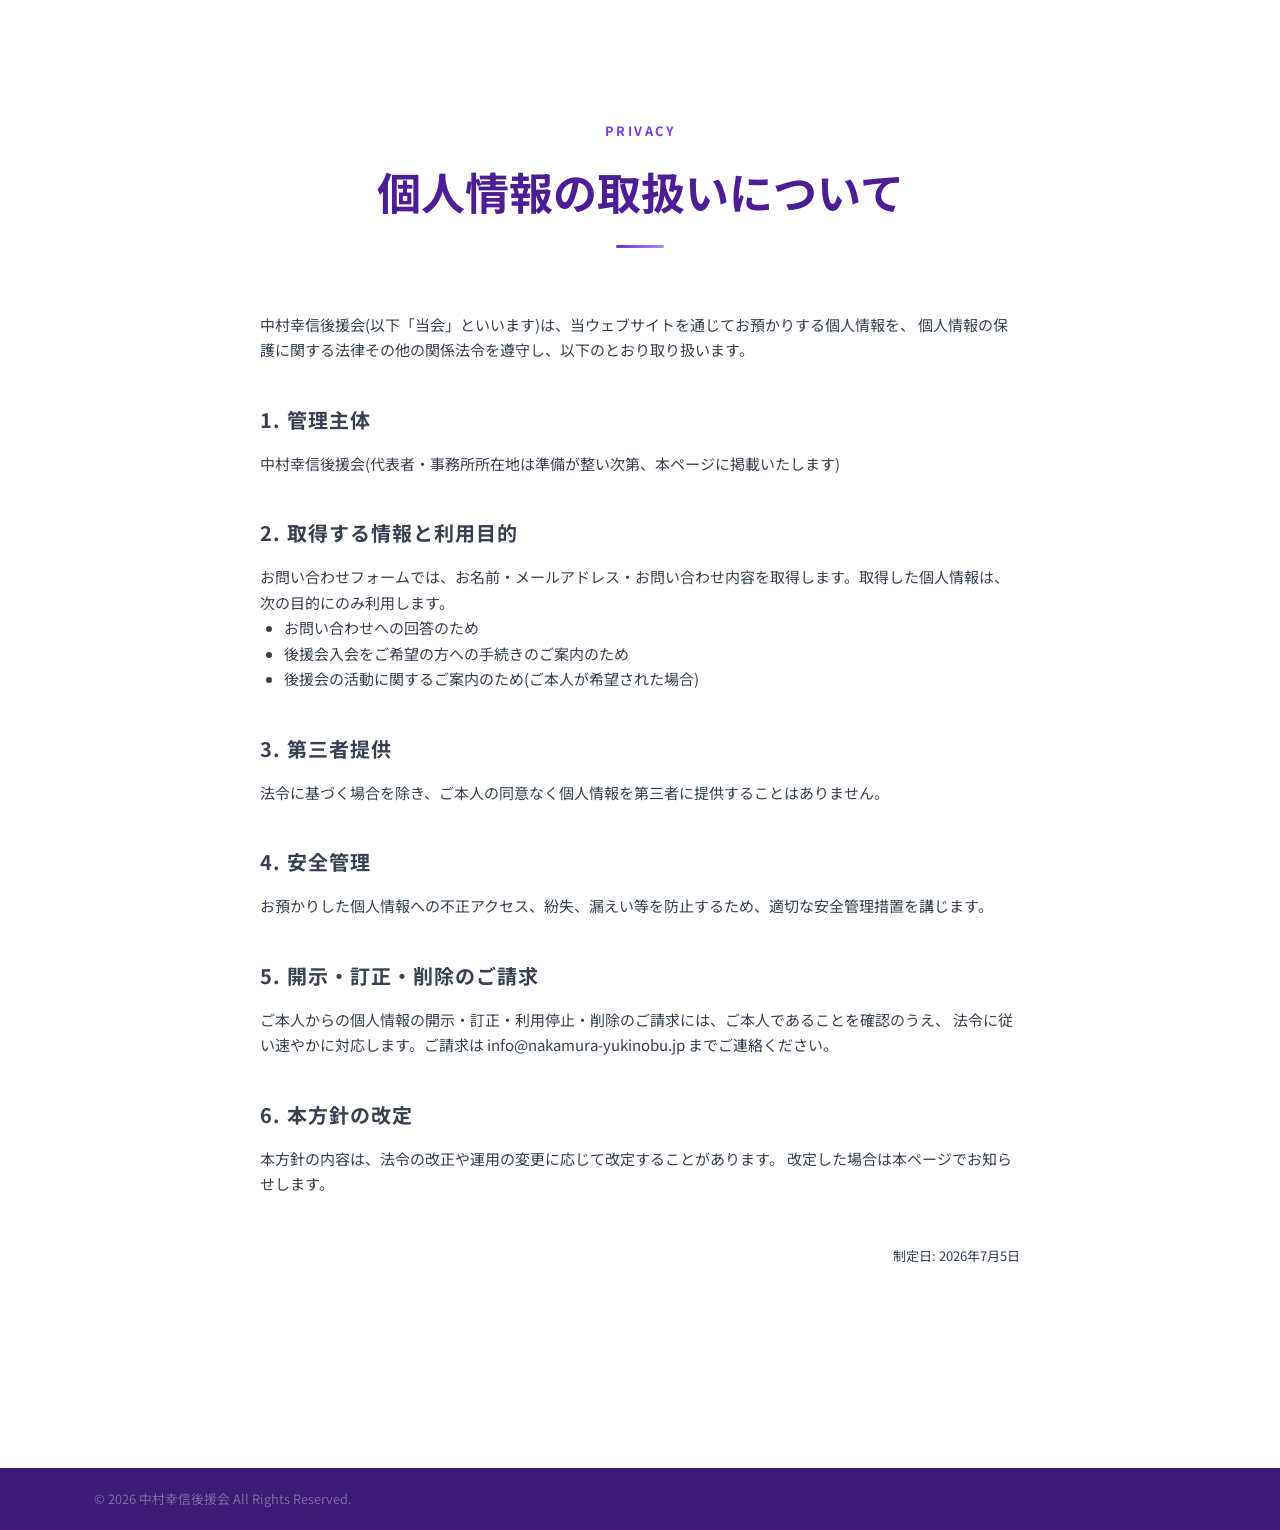
<file: privacy.html>
<!DOCTYPE html>
<html lang="ja">
<head>
  <meta charset="UTF-8" />
  <meta name="viewport" content="width=device-width, initial-scale=1.0" />
  <meta name="description" content="中村幸信後援会 個人情報の取扱いについて" />
  <title>個人情報の取扱いについて | 中村幸信後援会</title>
  <link rel="stylesheet" href="style.css" />
  <link href="https://fonts.googleapis.com/css2?family=Noto+Sans+JP:wght@300;400;500;700&family=Shippori+Mincho:wght@500;600;700&display=swap" rel="stylesheet" />
  <style>
    .privacy-page { padding: 120px 0 96px; }
    .privacy-body { max-width: 760px; margin-inline: auto; }
    .privacy-body h2 { font-family: var(--font-serif); font-size: 20px; color: var(--color-primary); margin: 40px 0 14px; letter-spacing: 0.05em; }
    .privacy-body p, .privacy-body li { font-size: 15px; }
    .privacy-body ul { list-style: disc; padding-left: 1.5em; }
    .privacy-body .updated { margin-top: 48px; font-size: 13px; color: var(--color-text-light); text-align: right; }
  </style>
</head>
<body>

  <header class="header" id="header">
    <div class="container header__inner">
      <a href="./" class="header__logo">
        <span class="logo-mark">中</span>
        <span class="logo-text">
          <span class="logo-name">中村幸信後援会</span>
          <span class="logo-sub">NAKAMURA Yukinobu</span>
        </span>
      </a>
    </div>
  </header>

  <main class="privacy-page">
    <div class="container">
      <div class="section-header">
        <p class="section-eyebrow">Privacy</p>
        <h1 class="section-title">個人情報の取扱いについて</h1>
        <div class="section-line"></div>
      </div>
      <div class="privacy-body">
        <p>
          中村幸信後援会(以下「当会」といいます)は、当ウェブサイトを通じてお預かりする個人情報を、
          個人情報の保護に関する法律その他の関係法令を遵守し、以下のとおり取り扱います。
        </p>

        <h2>1. 管理主体</h2>
        <!-- TODO: 政治団体の届出完了後、代表者・会計責任者・事務所所在地を記載する -->
        <p>
          中村幸信後援会(代表者・事務所所在地は準備が整い次第、本ページに掲載いたします)
        </p>

        <h2>2. 取得する情報と利用目的</h2>
        <p>お問い合わせフォームでは、お名前・メールアドレス・お問い合わせ内容を取得します。取得した個人情報は、次の目的にのみ利用します。</p>
        <ul>
          <li>お問い合わせへの回答のため</li>
          <li>後援会入会をご希望の方への手続きのご案内のため</li>
          <li>後援会の活動に関するご案内のため(ご本人が希望された場合)</li>
        </ul>

        <h2>3. 第三者提供</h2>
        <p>
          法令に基づく場合を除き、ご本人の同意なく個人情報を第三者に提供することはありません。
        </p>

        <h2>4. 安全管理</h2>
        <p>
          お預かりした個人情報への不正アクセス、紛失、漏えい等を防止するため、適切な安全管理措置を講じます。
        </p>

        <h2>5. 開示・訂正・削除のご請求</h2>
        <p>
          ご本人からの個人情報の開示・訂正・利用停止・削除のご請求には、ご本人であることを確認のうえ、
          法令に従い速やかに対応します。ご請求は
          <a href="mailto:info@nakamura-yukinobu.jp">info@nakamura-yukinobu.jp</a>
          までご連絡ください。
        </p>

        <h2>6. 本方針の改定</h2>
        <p>
          本方針の内容は、法令の改正や運用の変更に応じて改定することがあります。
          改定した場合は本ページでお知らせします。
        </p>

        <p class="updated">制定日: 2026年7月5日</p>

        <p style="text-align:center; margin-top: 48px;">
          <a href="./" class="btn btn--outline">トップページへ戻る</a>
        </p>
      </div>
    </div>
  </main>

  <footer class="footer">
    <div class="footer__bottom" style="border-top:none;">
      <div class="container">
        <p>&copy; 2026 中村幸信後援会 All Rights Reserved.</p>
      </div>
    </div>
  </footer>

</body>
</html>
</file>
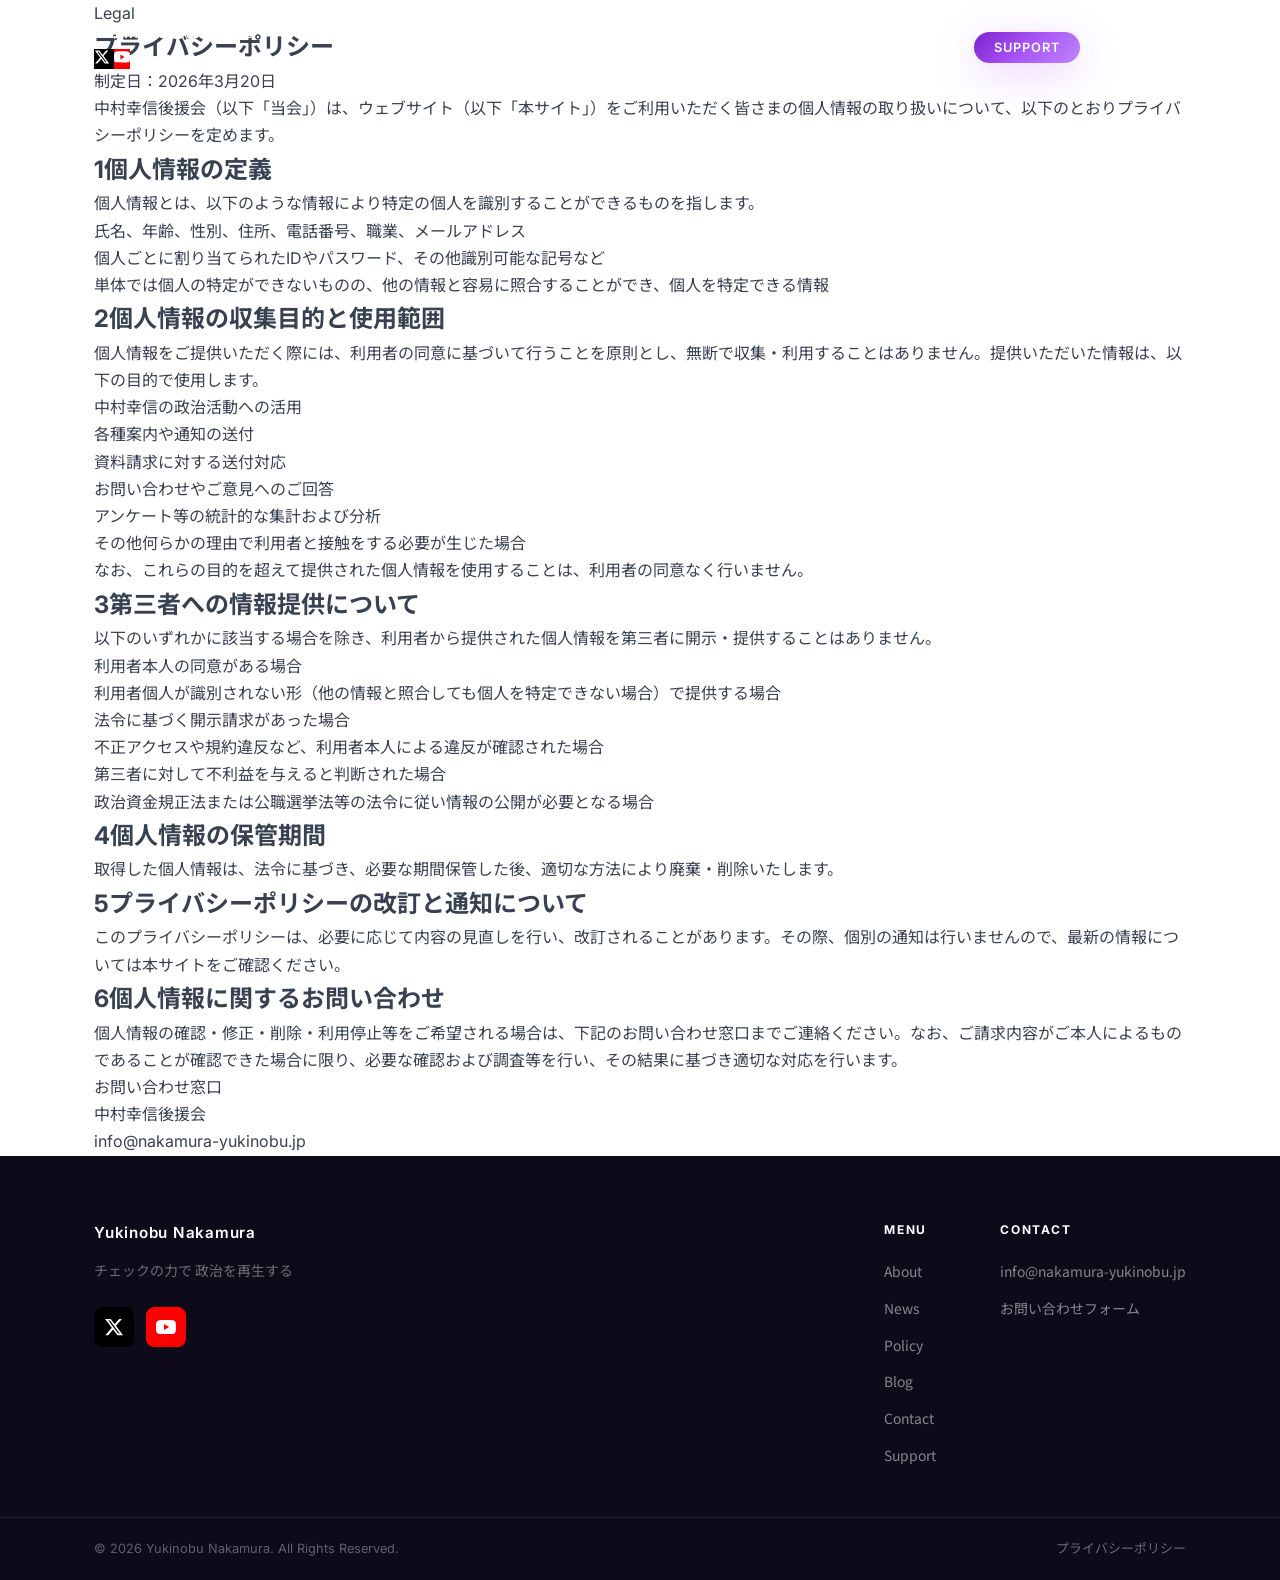
<file: staging/privacy-policy.html>
<!DOCTYPE html>
<html lang="ja">
<head>
  <meta charset="UTF-8" />
  <meta name="viewport" content="width=device-width, initial-scale=1.0" />
  <meta name="description" content="中村幸信 プライバシーポリシー" />
  <title>プライバシーポリシー | Yukinobu Nakamura</title>
  <link rel="stylesheet" href="style.css" />
  <link rel="preconnect" href="https://fonts.googleapis.com" />
  <link rel="preconnect" href="https://fonts.gstatic.com" crossorigin />
  <link href="https://fonts.googleapis.com/css2?family=Noto+Sans+JP:wght@300;400;500;700&family=Inter:wght@300;400;500;700;900&display=swap" rel="stylesheet" />
</head>
<body>

  <!-- ========== HEADER / NAV ========== -->
  <header class="header" id="header">
    <div class="container header__inner">
      <div class="header__brand">
        <a href="index.html#top" class="header__logo">
          <span class="logo-text" data-en="Yukinobu Nakamura" data-ja="中村幸信">Yukinobu Nakamura</span>
        </a>
        <div class="header__social">
          <a href="https://x.com/cpa_man_10969" class="header-social-btn" aria-label="X" target="_blank" rel="noopener noreferrer" style="background:#000;">
            <svg width="16" height="16" fill="#fff" viewBox="0 0 24 24"><path d="M18.244 2.25h3.308l-7.227 8.26 8.502 11.24H16.17l-5.214-6.817L4.99 21.75H1.68l7.73-8.835L1.254 2.25H8.08l4.713 6.231zm-1.161 17.52h1.833L7.084 4.126H5.117z"/></svg>
          </a>
          <a href="https://www.youtube.com/@cpa_man_10969" class="header-social-btn" aria-label="YouTube" target="_blank" rel="noopener noreferrer" style="background:#FF0000;">
            <svg width="16" height="16" fill="#fff" viewBox="0 0 24 24"><path d="M23.498 6.186a3.016 3.016 0 0 0-2.122-2.136C19.505 3.545 12 3.545 12 3.545s-7.505 0-9.377.505A3.017 3.017 0 0 0 .502 6.186C0 8.07 0 12 0 12s0 3.93.502 5.814a3.016 3.016 0 0 0 2.122 2.136c1.871.505 9.376.505 9.376.505s7.505 0 9.377-.505a3.015 3.015 0 0 0 2.122-2.136C24 15.93 24 12 24 12s0-3.93-.502-5.814zM9.545 15.568V8.432L15.818 12l-6.273 3.568z"/></svg>
          </a>
        </div>
      </div>
      <nav class="nav" id="nav">
        <ul class="nav__list">
          <li><a href="index.html#about"   class="nav__link" data-en="ABOUT"   data-ja="私について">ABOUT</a></li>
          <li><a href="index.html#news"    class="nav__link" data-en="NEWS"    data-ja="最新情報">NEWS</a></li>
          <li><a href="index.html#policy"  class="nav__link" data-en="POLICY"  data-ja="政策">POLICY</a></li>
          <li><a href="index.html#blog"    class="nav__link" data-en="BLOG"    data-ja="ブログ">BLOG</a></li>
          <li><a href="index.html#support" class="nav__link nav__link--cta" data-en="SUPPORT" data-ja="サポート">SUPPORT</a></li>
          <li><a href="index.html#contact" class="nav__link" data-en="CONTACT" data-ja="お問い合わせ">CONTACT</a></li>
        </ul>
      </nav>
      <button class="hamburger" id="hamburger" aria-label="メニューを開く">
        <span></span><span></span><span></span>
      </button>
    </div>
  </header>

  <!-- ========== PRIVACY HERO ========== -->
  <section class="privacy-hero">
    <div class="container">
      <p class="privacy-hero__label">Legal</p>
      <h1 class="privacy-hero__title">プライバシーポリシー</h1>
      <p class="privacy-hero__date">制定日：2026年3月20日</p>
    </div>
  </section>

  <!-- ========== PRIVACY CONTENT ========== -->
  <main class="privacy-main">
    <div class="container privacy-content">

      <p class="privacy-intro">
        中村幸信後援会（以下「当会」）は、ウェブサイト（以下「本サイト」）をご利用いただく皆さまの個人情報の取り扱いについて、以下のとおりプライバシーポリシーを定めます。
      </p>

      <!-- Section 1 -->
      <section class="privacy-section">
        <h2 class="privacy-section__heading">
          <span class="privacy-section__num">1</span>個人情報の定義
        </h2>
        <p class="privacy-section__body">
          個人情報とは、以下のような情報により特定の個人を識別することができるものを指します。
        </p>
        <ul class="privacy-list">
          <li>氏名、年齢、性別、住所、電話番号、職業、メールアドレス</li>
          <li>個人ごとに割り当てられたIDやパスワード、その他識別可能な記号など</li>
          <li>単体では個人の特定ができないものの、他の情報と容易に照合することができ、個人を特定できる情報</li>
        </ul>
      </section>

      <!-- Section 2 -->
      <section class="privacy-section">
        <h2 class="privacy-section__heading">
          <span class="privacy-section__num">2</span>個人情報の収集目的と使用範囲
        </h2>
        <p class="privacy-section__body">
          個人情報をご提供いただく際には、利用者の同意に基づいて行うことを原則とし、無断で収集・利用することはありません。提供いただいた情報は、以下の目的で使用します。
        </p>
        <ul class="privacy-list">
          <li>中村幸信の政治活動への活用</li>
          <li>各種案内や通知の送付</li>
          <li>資料請求に対する送付対応</li>
          <li>お問い合わせやご意見へのご回答</li>
          <li>アンケート等の統計的な集計および分析</li>
          <li>その他何らかの理由で利用者と接触をする必要が生じた場合</li>
        </ul>
        <p class="privacy-section__body">
          なお、これらの目的を超えて提供された個人情報を使用することは、利用者の同意なく行いません。
        </p>
      </section>

      <!-- Section 3 -->
      <section class="privacy-section">
        <h2 class="privacy-section__heading">
          <span class="privacy-section__num">3</span>第三者への情報提供について
        </h2>
        <p class="privacy-section__body">
          以下のいずれかに該当する場合を除き、利用者から提供された個人情報を第三者に開示・提供することはありません。
        </p>
        <ul class="privacy-list">
          <li>利用者本人の同意がある場合</li>
          <li>利用者個人が識別されない形（他の情報と照合しても個人を特定できない場合）で提供する場合</li>
          <li>法令に基づく開示請求があった場合</li>
          <li>不正アクセスや規約違反など、利用者本人による違反が確認された場合</li>
          <li>第三者に対して不利益を与えると判断された場合</li>
          <li>政治資金規正法または公職選挙法等の法令に従い情報の公開が必要となる場合</li>
        </ul>
      </section>

      <!-- Section 4 -->
      <section class="privacy-section">
        <h2 class="privacy-section__heading">
          <span class="privacy-section__num">4</span>個人情報の保管期間
        </h2>
        <p class="privacy-section__body">
          取得した個人情報は、法令に基づき、必要な期間保管した後、適切な方法により廃棄・削除いたします。
        </p>
      </section>

      <!-- Section 5 -->
      <section class="privacy-section">
        <h2 class="privacy-section__heading">
          <span class="privacy-section__num">5</span>プライバシーポリシーの改訂と通知について
        </h2>
        <p class="privacy-section__body">
          このプライバシーポリシーは、必要に応じて内容の見直しを行い、改訂されることがあります。その際、個別の通知は行いませんので、最新の情報については本サイトをご確認ください。
        </p>
      </section>

      <!-- Section 6 -->
      <section class="privacy-section">
        <h2 class="privacy-section__heading">
          <span class="privacy-section__num">6</span>個人情報に関するお問い合わせ
        </h2>
        <p class="privacy-section__body">
          個人情報の確認・修正・削除・利用停止等をご希望される場合は、下記のお問い合わせ窓口までご連絡ください。なお、ご請求内容がご本人によるものであることが確認できた場合に限り、必要な確認および調査等を行い、その結果に基づき適切な対応を行います。
        </p>
        <div class="privacy-contact-box">
          <p class="privacy-contact-box__name">お問い合わせ窓口</p>
          <p class="privacy-contact-box__org">中村幸信後援会</p>
          <a href="mailto:info@nakamura-yukinobu.jp" class="privacy-contact-box__email">info@nakamura-yukinobu.jp</a>
        </div>
      </section>

    </div>
  </main>

  <!-- ========== FOOTER ========== -->
  <footer class="footer">
    <div class="container footer__inner">
      <div class="footer__brand">
        <a href="index.html#top" class="footer__logo">
          <span class="logo-text">Yukinobu Nakamura</span>
        </a>
        <p class="footer__tagline" data-en="Regenerating Politics with the Power of Checks" data-ja="チェックの力で 政治を再生する">チェックの力で 政治を再生する</p>
        <div class="footer__social">
          <a href="https://x.com/cpa_man_10969" class="social-btn" aria-label="X" target="_blank" rel="noopener noreferrer" style="background:#000; border-color:#000;">
            <svg width="20" height="20" fill="#fff" viewBox="0 0 24 24"><path d="M18.244 2.25h3.308l-7.227 8.26 8.502 11.24H16.17l-5.214-6.817L4.99 21.75H1.68l7.73-8.835L1.254 2.25H8.08l4.713 6.231zm-1.161 17.52h1.833L7.084 4.126H5.117z"/></svg>
          </a>
          <a href="https://www.youtube.com/@cpa_man_10969" class="social-btn" aria-label="YouTube" target="_blank" rel="noopener noreferrer" style="background:#FF0000; border-color:#FF0000;">
            <svg width="20" height="20" fill="#fff" viewBox="0 0 24 24"><path d="M23.498 6.186a3.016 3.016 0 0 0-2.122-2.136C19.505 3.545 12 3.545 12 3.545s-7.505 0-9.377.505A3.017 3.017 0 0 0 .502 6.186C0 8.07 0 12 0 12s0 3.93.502 5.814a3.016 3.016 0 0 0 2.122 2.136c1.871.505 9.376.505 9.376.505s7.505 0 9.377-.505a3.015 3.015 0 0 0 2.122-2.136C24 15.93 24 12 24 12s0-3.93-.502-5.814zM9.545 15.568V8.432L15.818 12l-6.273 3.568z"/></svg>
          </a>
        </div>
      </div>
      <nav class="footer__nav">
        <div class="footer__nav-col">
          <p class="footer__nav-head" data-en="Menu" data-ja="メニュー">Menu</p>
          <ul>
            <li><a href="index.html#about"   data-en="About"   data-ja="私について">About</a></li>
            <li><a href="index.html#news"    data-en="News"    data-ja="最新情報">News</a></li>
            <li><a href="index.html#policy"  data-en="Policy"  data-ja="政策">Policy</a></li>
            <li><a href="index.html#blog"    data-en="Blog"    data-ja="ブログ">Blog</a></li>
            <li><a href="index.html#contact" data-en="Contact" data-ja="お問い合わせ">Contact</a></li>
            <li><a href="index.html#support" data-en="Support" data-ja="サポート">Support</a></li>
          </ul>
        </div>
        <div class="footer__nav-col">
          <p class="footer__nav-head" data-en="Contact" data-ja="お問い合わせ">Contact</p>
          <ul>
            <li><a href="mailto:info@nakamura-yukinobu.jp">info@nakamura-yukinobu.jp</a></li>
            <li><a href="index.html#contact" data-en="Contact Form" data-ja="お問い合わせフォーム">お問い合わせフォーム</a></li>
          </ul>
        </div>
      </nav>
    </div>
    <div class="footer__bottom">
      <div class="container">
        <p>&copy; 2026 Yukinobu Nakamura. All Rights Reserved.</p>
        <a href="privacy-policy.html" class="footer__privacy">プライバシーポリシー</a>
      </div>
    </div>
  </footer>

  <!-- Back to Top -->
  <a href="#header" class="back-to-top" id="backToTop" aria-label="トップへ戻る">
    <svg width="20" height="20" fill="none" stroke="currentColor" stroke-width="2.5" viewBox="0 0 24 24"><path d="M18 15l-6-6-6 6"/></svg>
  </a>

  <script src="script.js"></script>
</body>
</html>
</file>
<file: style.css>
/* =============================================
   中村幸信 公式サイト - style.css
   Color Theme: Purple Gradient
   ============================================= */

/* ---------- CSS Variables ---------- */
:root {
  --purple-800: #5B21B6;
  --purple-700: #6D28D9;
  --purple-600: #7C3AED;
  --purple-500: #8B5CF6;
  --purple-400: #A78BFA;
  --purple-300: #b0a7d1;
  --purple-200: rgba(176, 167, 209, 0.35);
  --purple-100: rgba(176, 167, 209, 0.15);
  --purple-50:  rgba(176, 167, 209, 0.07);

  --dark:       #3B1A78;
  --dark-2:     #4C1D95;
  --gray-700:   #374151;
  --gray-600:   #4b5563;
  --gray-500:   #6b7280;
  --gray-400:   #9ca3af;
  --gray-200:   #e5e7eb;
  --gray-100:   #f3f4f6;
  --white:      #ffffff;

  --gradient-main: linear-gradient(135deg, #6D28D9 0%, #8B5CF6 50%, #A78BFA 100%);
  --gradient-dark: linear-gradient(135deg, #3B1A78 0%, #5B21B6 100%);
  --gradient-hero: linear-gradient(135deg, #5a3fa8 0%, #7c5ccc 50%, #b0a7d1 100%);
  --gradient-text: linear-gradient(135deg, #8B5CF6, #A78BFA);

  --shadow-sm:   0 1px 3px rgba(0,0,0,.1), 0 1px 2px rgba(0,0,0,.06);
  --shadow-md:   0 4px 6px rgba(0,0,0,.07), 0 2px 4px rgba(0,0,0,.06);
  --shadow-lg:   0 10px 15px rgba(0,0,0,.1), 0 4px 6px rgba(0,0,0,.05);
  --shadow-xl:   0 20px 25px rgba(0,0,0,.1), 0 10px 10px rgba(0,0,0,.04);
  --shadow-purple: 0 10px 40px rgba(139,92,246,.35);

  --radius-sm:  4px;
  --radius-md:  8px;
  --radius-lg:  16px;
  --radius-xl:  24px;
  --radius-full: 9999px;

  --transition: all .3s cubic-bezier(.4,0,.2,1);
  --transition-slow: all .6s cubic-bezier(.4,0,.2,1);

  --font-sans: 'Inter', 'Noto Sans JP', sans-serif;
  --font-jp:   'Noto Sans JP', sans-serif;
}

/* ---------- Reset & Base ---------- */
*, *::before, *::after { box-sizing: border-box; margin: 0; padding: 0; }

html {
  scroll-behavior: smooth;
  font-size: 16px;
}

body {
  font-family: var(--font-sans);
  color: var(--gray-700);
  background: var(--white);
  line-height: 1.7;
  overflow-x: hidden;
  -webkit-font-smoothing: antialiased;
}

img { max-width: 100%; display: block; }
a  { color: inherit; text-decoration: none; transition: var(--transition); }

/* アクセシビリティ: キーボード操作でヘッダーを飛ばして本文へ */
.skip-link {
  position: absolute;
  left: 0;
  top: -48px;
  z-index: 2000;
  padding: .6rem 1.2rem;
  background: var(--purple-700, #6d28d9);
  color: #fff;
  font-size: .9rem;
  font-weight: 700;
  border-radius: 0 0 var(--radius-sm, 6px) 0;
  transition: top .2s ease;
}
.skip-link:focus {
  top: 0;
  outline: 3px solid #fff;
  outline-offset: -3px;
}
ul { list-style: none; }
button { cursor: pointer; border: none; background: none; font-family: inherit; }
input, textarea, select { font-family: inherit; }

/* ---------- Utilities ---------- */
.container {
  max-width: 1140px;
  margin: 0 auto;
  padding: 0 24px;
}

.mt-lg { margin-top: 2rem; }
.sp-none { display: none; }

@media (min-width: 768px) {
  .sp-none { display: inline; }
}

/* ---------- Gradient Text ---------- */
.gradient-text {
  background: var(--gradient-text);
  -webkit-background-clip: text;
  -webkit-text-fill-color: transparent;
  background-clip: text;
}

/* ---------- Buttons ---------- */
.btn {
  display: inline-flex;
  align-items: center;
  justify-content: center;
  gap: .5rem;
  padding: .875rem 2rem;
  border-radius: var(--radius-full);
  font-size: .95rem;
  font-weight: 600;
  letter-spacing: .04em;
  transition: var(--transition);
  white-space: nowrap;
}

.btn--primary {
  background: var(--gradient-main);
  color: var(--white);
  box-shadow: var(--shadow-purple);
}
.btn--primary:hover {
  transform: translateY(-2px);
  box-shadow: 0 15px 45px rgba(139,92,246,.45);
}

.btn--outline {
  border: 2px solid rgba(255,255,255,.5);
  color: var(--white);
  background: rgba(255,255,255,.05);
  backdrop-filter: blur(8px);
}
.btn--outline:hover {
  border-color: var(--purple-400);
  background: rgba(168,85,247,.15);
  transform: translateY(-2px);
}

.btn--lg {
  padding: 1rem 2.5rem;
  font-size: 1rem;
}

/* ---------- Section Commons ---------- */
.section { padding: 100px 0; }
.section--alt { background: var(--purple-50); }

.section-header {
  text-align: center;
  margin-bottom: 64px;
}

.section-eyebrow {
  font-size: .8rem;
  font-weight: 700;
  letter-spacing: .2em;
  text-transform: uppercase;
  color: var(--purple-600);
  margin-bottom: .75rem;
}

.section-title {
  font-size: clamp(1.8rem, 4vw, 2.75rem);
  font-weight: 700;
  color: var(--dark-2);
  font-family: var(--font-jp);
  margin-bottom: 1rem;
}

.section-line {
  width: 48px;
  height: 3px;
  background: var(--gradient-main);
  border-radius: var(--radius-full);
  margin: 1rem auto;
}

.section-desc {
  font-size: 1rem;
  color: var(--gray-600);
  line-height: 1.8;
  margin-top: 1rem;
}

/* =============================================
   HEADER
   ============================================= */
.header {
  position: fixed;
  top: 0;
  left: 0;
  right: 0;
  z-index: 1000;
  padding: 1.25rem 0;
  transition: var(--transition);
}

.header.scrolled {
  background: rgba(90, 63, 168, .82);
  backdrop-filter: blur(20px);
  -webkit-backdrop-filter: blur(20px);
  border-bottom: 1px solid rgba(167,139,250,.25);
  padding: .875rem 0;
}

.header__inner {
  display: flex;
  align-items: center;
  justify-content: space-between;
}

.header__brand {
  display: flex;
  align-items: center;
  gap: .75rem;
  flex-shrink: 0;
}

.nav {
  flex: 1;
  margin-left: 1.25rem;
}

.header__logo {
  display: flex;
  align-items: center;
  gap: .75rem;
  color: var(--white);
}

.header__social {
  display: flex;
  align-items: center;
  gap: .4rem;
  margin-left: .75rem;
}

.header-social-btn {
  width: 28px;
  height: 28px;
  border-radius: 6px;
  display: flex;
  align-items: center;
  justify-content: center;
  transition: opacity .2s, transform .2s;
  flex-shrink: 0;
}

.header-social-btn:hover {
  opacity: .8;
  transform: translateY(-1px);
}

.logo-text {
  font-size: 1.4rem;
  font-weight: 700;
  letter-spacing: .05em;
  white-space: nowrap;
}

.nav__list {
  display: flex;
  align-items: center;
  justify-content: space-between;
  gap: 0;
}

.nav__link {
  font-size: .82rem;
  font-weight: 600;
  letter-spacing: .03em;
  color: rgba(255,255,255,.75);
  position: relative;
  border: 1.5px solid rgba(255,255,255,.35);
  border-radius: var(--radius-full);
  padding: .4rem .8rem;
  white-space: nowrap;
}
.nav__link:hover {
  border-color: rgba(255,255,255,.7);
  color: var(--white);
}
.nav__link::after {
  content: '';
  position: absolute;
  bottom: -3px;
  left: 0;
  width: 0;
  height: 2px;
  background: var(--gradient-main);
  border-radius: var(--radius-full);
  transition: var(--transition);
}
.nav__link:hover::after { width: 100%; }

.nav__link--cta {
  color: rgba(255,255,255,.75) !important;
  background: none;
  box-shadow: none;
}
.nav__link--cta::after { display: none; }
.nav__link--cta:hover {
  color: var(--white) !important;
}

.hamburger {
  display: none;
  flex-direction: column;
  gap: 5px;
  padding: 4px;
}
.hamburger span {
  display: block;
  width: 24px;
  height: 2px;
  background: var(--white);
  border-radius: var(--radius-full);
  transition: var(--transition);
}

/* =============================================
   HERO
   ============================================= */
.hero {
  position: relative;
  /* px基準の固定高: ブラウザ拡大縮小で文字と同率でスケールする。
     写真の下側はこの高さで切れ、直下に実績帯が来る */
  height: 880px;
  background: var(--gradient-hero);
  display: flex;
  align-items: flex-start;
  overflow: hidden;
}

.hero__bg {
  position: absolute;
  inset: 0;
  background:
    radial-gradient(ellipse 80% 60% at 70% 40%, rgba(139,92,246,.45) 0%, transparent 60%),
    radial-gradient(ellipse 40% 40% at 20% 60%, rgba(167,139,250,.25) 0%, transparent 50%);
  pointer-events: none;
}

.hero__inner {
  position: relative;
  z-index: 1;
  display: grid;
  /* minmax(0,1fr): はみ出す写真が左のテキスト列を潰さないようにする */
  grid-template-columns: minmax(0,1fr) minmax(0,1fr);
  gap: 4rem;
  align-items: start;
  padding-top: 90px;
  padding-bottom: 0;
}

.hero__content {
  margin-top: clamp(1rem, 6vh, 4rem);
}

.hero__eyebrow {
  font-size: 1.6rem;
  font-weight: 600;
  letter-spacing: .2em;
  text-transform: uppercase;
  color: var(--purple-400);
  margin-bottom: 1.25rem;
}

/* 氏名ブロック: inline-flex縦積みで幅=漢字氏名に一致させ、
   ルビ(かな)は text-align-last: justify で同じ幅いっぱいに割り付ける */
.hero__name {
  display: inline-flex;
  flex-direction: column;
  gap: .3rem;
  margin-bottom: 1.5rem;
  font-family: var(--font-jp);
}

.hero__name-kana {
  font-size: clamp(1.05rem, 1.9vw, 1.5rem);
  font-weight: 500;
  color: rgba(255,255,255,.7);
  text-align: justify;
  text-align-last: justify;
}

.hero__name-kanji {
  font-size: clamp(3rem, 7.5vw, 5.6rem);
  font-weight: 900;
  color: var(--white);
  line-height: 1.12;
  letter-spacing: .06em;
}

.hero__title {
  font-size: clamp(1.7rem, 3.6vw, 2.8rem);
  font-weight: 900;
  color: var(--white);
  line-height: 1.25;
  font-family: var(--font-jp);
  margin-bottom: 1.5rem;
}

.hero__subtitle {
  font-size: clamp(1.05rem, 1.5vw, 1.3rem);
  color: rgba(255,255,255,.7);
  line-height: 1.85;
  margin-bottom: 2.5rem;
  font-family: var(--font-jp);
}

.hero__cta {
  display: inline-flex;
  flex-direction: column;
  gap: 1rem;
  max-width: 100%;
}

.hero__actions {
  display: flex;
  gap: 1rem;
  flex-wrap: wrap;
}
/* 2ボタンは均等幅に伸ばし、下の勉強部屋ボタンと両端を揃える(PCのみ) */
@media (min-width: 768px) {
  .hero__cta .hero__actions .btn { flex: 1 1 0; }
}

/* 勉強部屋への大型導線ボタン(幅は上の2ボタンの両端に一致、高さは約2倍) */
.btn-study {
  align-self: stretch;
  display: flex;
  align-items: center;
  gap: .8rem;
  min-height: 100px;
  padding: .8rem 1rem;
  background: var(--white);
  border: 2px solid rgba(109,40,217,.18);
  border-radius: var(--radius-lg);
  box-shadow: 0 12px 40px rgba(59,26,120,.4);
  transition: var(--transition);
}
.btn-study:hover,
.btn-study:focus-visible {
  transform: translateY(-3px);
  border-color: var(--purple-500);
  box-shadow: 0 18px 50px rgba(59,26,120,.55);
}
.btn-study__img {
  width: 68px;
  height: 68px;
  border-radius: 50%;
  object-fit: cover;
  flex-shrink: 0;
  box-shadow: 0 0 0 3px rgba(139,92,246,.3);
}
.btn-study__body {
  flex: 1;
  min-width: 0;
  display: flex;
  flex-direction: column;
  gap: .2rem;
  font-family: var(--font-jp);
}
.btn-study__label {
  font-size: 1rem;
  font-weight: 700;
  letter-spacing: .03em;
  line-height: 1.35;
  color: var(--purple-800);
  white-space: nowrap;
}
.btn-study__sub {
  font-size: .72rem;
  font-weight: 500;
  color: var(--gray-500);
  line-height: 1.4;
  white-space: nowrap;
  overflow: hidden;
  text-overflow: ellipsis;
}
.btn-study__arrow {
  width: 36px;
  height: 36px;
  border-radius: 50%;
  background: var(--gradient-main);
  color: var(--white);
  font-size: 1.1rem;
  font-weight: 700;
  display: flex;
  align-items: center;
  justify-content: center;
  flex-shrink: 0;
  box-shadow: var(--shadow-purple);
  transition: var(--transition);
}
.btn-study:hover .btn-study__arrow { transform: translateX(4px); }

/* Hero Visual */
.hero__visual {
  position: relative;
}

.hero__figure {
  position: relative;
  z-index: 2;
  margin: 0;
  display: flex;
  justify-content: center;
  align-items: flex-start;
}

.hero__figure-img {
  display: block;
  /* 列幅基準(=px基準)なのでズーム・ウィンドウ幅に追従する。
     はみ出す分は横=中央ガター側へ、下=heroの高さで切る */
  width: 150%;
  max-width: none;
  height: auto;
  /* 端のフェードは画像のアルファに焼き込み済み(CSSマスク不要) */
  filter: drop-shadow(0 24px 60px rgba(20,0,60,.45));
}

.orb {
  position: absolute;
  border-radius: 50%;
  filter: blur(40px);
  animation: float 6s ease-in-out infinite;
}
.orb--1 {
  width: 280px; height: 280px;
  background: radial-gradient(circle, rgba(109,40,217,.6), rgba(139,92,246,.3));
  top: 10%; left: 10%;
  animation-delay: 0s;
}
.orb--2 {
  width: 180px; height: 180px;
  background: radial-gradient(circle, rgba(167,139,250,.55), transparent);
  bottom: 15%; right: 15%;
  animation-delay: 2s;
}
.orb--3 {
  width: 120px; height: 120px;
  background: radial-gradient(circle, rgba(196,181,253,.45), transparent);
  top: 20%; right: 5%;
  animation-delay: 4s;
}

@keyframes float {
  0%, 100% { transform: translateY(0px) scale(1); }
  50% { transform: translateY(-20px) scale(1.05); }
}

/* Hero Scroll */
.hero__scroll {
  position: absolute;
  bottom: 2rem;
  left: 50%;
  transform: translateX(-50%);
  display: flex;
  flex-direction: column;
  align-items: center;
  gap: .5rem;
  color: rgba(255,255,255,.4);
  font-size: .7rem;
  font-weight: 600;
  letter-spacing: .2em;
  text-transform: uppercase;
}
.scroll-line {
  width: 1px;
  height: 40px;
  background: linear-gradient(to bottom, rgba(168,85,247,.6), transparent);
  animation: scrollAnim 2s ease-in-out infinite;
}
@keyframes scrollAnim {
  0%, 100% { transform: scaleY(1); opacity: 1; }
  50% { transform: scaleY(.6); opacity: .4; }
}

/* =============================================
   NUMBERS
   ============================================= */
.numbers {
  background: var(--gradient-dark);
  padding: 64px 0;
}

.numbers__inner {
  display: grid;
  grid-template-columns: repeat(4, 1fr);
  gap: 2rem;
}

.numbers__item {
  text-align: center;
  position: relative;
}
.numbers__item:not(:last-child)::after {
  content: '';
  position: absolute;
  right: 0;
  top: 50%;
  transform: translateY(-50%);
  height: 40px;
  width: 1px;
  background: rgba(255,255,255,.15);
}

.numbers__value {
  font-size: clamp(2.5rem, 5vw, 3.5rem);
  font-weight: 900;
  background: var(--gradient-text);
  -webkit-background-clip: text;
  -webkit-text-fill-color: transparent;
  background-clip: text;
  line-height: 1;
}
.numbers__value--symbol {
  font-size: clamp(3.5rem, 7vw, 5rem);
  /* 数字(.numbers__value)の行と同じ高さの箱に収め、ラベル位置を揃える
     (加算pxは単位表記(1.5rem)行のディセント分。数字側の行高と一致させる実測値) */
  display: inline-block;
  vertical-align: bottom;
  line-height: calc(clamp(2.5rem, 5vw, 3.5rem) + 4.8px);
}
/* タブレット帯は数字側の行高が僅かに高いため補正値を実測で調整 */
@media (min-width: 768px) and (max-width: 999px) {
  .numbers__value--symbol { line-height: calc(clamp(2.5rem, 5vw, 3.5rem) + 6.8px); }
}
.numbers__unit {
  font-size: 1.5rem;
  font-weight: 700;
  color: var(--purple-400);
}
.numbers__label {
  font-size: .85rem;
  color: rgba(255,255,255,.5);
  margin-top: .5rem;
  font-family: var(--font-jp);
}

/* =============================================
   ABOUT
   ============================================= */
.about__grid {
  display: grid;
  grid-template-columns: 360px 1fr;
  gap: 5rem;
  align-items: start;
}

.about__image-wrap {
  position: relative;
}

.about__image-placeholder {
  width: 100%;
  aspect-ratio: 1;
  max-width: 340px;
  background: var(--gradient-dark);
  border-radius: var(--radius-xl);
  display: flex;
  align-items: center;
  justify-content: center;
  box-shadow: var(--shadow-purple);
  overflow: hidden;
}
.about__image-placeholder::before {
  content: '';
  position: absolute;
  inset: 0;
  background: radial-gradient(circle at 70% 30%, rgba(168,85,247,.3), transparent 60%);
  border-radius: var(--radius-xl);
}

.about__image-placeholder--photo::before {
  display: none;
}

.about__photo {
  width: 100%;
  height: 100%;
  object-fit: cover;
  object-position: center 30%;
  display: block;
}

.about__badge {
  position: absolute;
  bottom: -16px;
  right: -16px;
  background: var(--white);
  border-radius: var(--radius-full);
  padding: .6rem 1.25rem;
  font-size: .8rem;
  font-weight: 700;
  color: var(--purple-700);
  box-shadow: var(--shadow-xl);
  display: flex;
  align-items: center;
  gap: .5rem;
}

.about__name {
  font-size: 1.75rem;
  font-weight: 700;
  color: var(--dark-2);
  font-family: var(--font-jp);
  margin-bottom: .25rem;
}
.about__role {
  font-size: .95rem;
  font-weight: 600;
  color: var(--purple-600);
  letter-spacing: .05em;
  margin-bottom: 1.5rem;
}
.about__text {
  color: var(--gray-600);
  line-height: 1.85;
  margin-bottom: 1rem;
  font-family: var(--font-jp);
}

/* =============================================
   SERVICE
   ============================================= */
.service__grid {
  display: grid;
  grid-template-columns: repeat(2, 1fr);
  gap: 1.5rem;
}

.service__card {
  background: var(--white);
  border-radius: var(--radius-xl);
  padding: 2.5rem;
  border: 1px solid var(--gray-200);
  transition: var(--transition);
  position: relative;
  overflow: hidden;
}
.service__card::before {
  content: '';
  position: absolute;
  top: 0; left: 0; right: 0;
  height: 3px;
  background: var(--gradient-main);
  transform: scaleX(0);
  transform-origin: left;
  transition: var(--transition);
}
.service__card:hover {
  box-shadow: var(--shadow-purple);
  border-color: var(--purple-200);
  transform: translateY(-4px);
}
.service__card:hover::before { transform: scaleX(1); }

.service__num {
  font-size: 3.5rem;
  font-weight: 900;
  font-family: 'Inter', sans-serif;
  background: var(--gradient-main);
  -webkit-background-clip: text;
  -webkit-text-fill-color: transparent;
  background-clip: text;
  line-height: 1;
  margin-bottom: 1.25rem;
  letter-spacing: -.02em;
}
.service__title {
  font-size: 1.2rem;
  font-weight: 700;
  color: var(--dark-2);
  font-family: var(--font-jp);
  margin-bottom: .75rem;
}
.service__text {
  font-size: .92rem;
  color: var(--gray-600);
  line-height: 1.8;
  margin-bottom: 1.25rem;
  font-family: var(--font-jp);
}

/* Policy section overrides */
#policy .service__title { font-size: 2.4rem; }
#policy .service__text  { font-size: 1.196rem; }

/* =============================================
   WORKS
   ============================================= */
.works__filter {
  display: flex;
  gap: .5rem;
  justify-content: center;
  margin-bottom: 3rem;
  flex-wrap: wrap;
}

.filter-btn {
  padding: .5rem 1.5rem;
  border-radius: var(--radius-full);
  font-size: .85rem;
  font-weight: 600;
  color: var(--gray-600);
  background: var(--gray-100);
  border: 1px solid var(--gray-200);
  transition: var(--transition);
}
.filter-btn.active,
.filter-btn:hover {
  background: var(--gradient-main);
  color: var(--white);
  border-color: transparent;
  box-shadow: var(--shadow-purple);
}

.works__grid {
  display: grid;
  grid-template-columns: repeat(3, 1fr);
  gap: 2rem;
}

.works__card {
  background: var(--white);
  border-radius: var(--radius-xl);
  overflow: hidden;
  border: 1px solid var(--gray-200);
  transition: var(--transition);
}
.works__card:hover {
  transform: translateY(-6px);
  box-shadow: var(--shadow-purple);
  border-color: var(--purple-200);
}
.works__thumb {
  position: relative;
  aspect-ratio: 16/9;
  overflow: hidden;
}
.works__thumb--1 { background: linear-gradient(135deg, #7e22ce, #c084fc); }
.works__thumb--2 { background: linear-gradient(135deg, #1e1b4b, #7c3aed); }
.works__thumb--3 { background: linear-gradient(135deg, #4c1d95, #a855f7); }
.works__thumb--4 { background: linear-gradient(135deg, #6b21a8, #e9d5ff); }
.works__thumb--5 { background: linear-gradient(135deg, #2e1065, #9333ea); }
.works__thumb--6 { background: linear-gradient(135deg, #581c87, #d8b4fe); }

.works__overlay {
  position: absolute;
  inset: 0;
  background: rgba(15,10,26,.5);
  display: flex;
  align-items: flex-end;
  padding: 1rem;
  opacity: 0;
  transition: var(--transition);
}
.works__card:hover .works__overlay { opacity: 1; }

.works__tag {
  background: var(--gradient-main);
  color: var(--white);
  padding: .3rem .875rem;
  border-radius: var(--radius-full);
  font-size: .75rem;
  font-weight: 700;
}

.works__info {
  padding: 1.5rem;
}
.works__title {
  font-size: 1rem;
  font-weight: 700;
  color: var(--dark-2);
  font-family: var(--font-jp);
  margin-bottom: .5rem;
}
.works__desc {
  font-size: .85rem;
  color: var(--gray-500);
  line-height: 1.7;
  margin-bottom: .875rem;
  font-family: var(--font-jp);
}
.works__tech {
  display: flex;
  flex-wrap: wrap;
  gap: .4rem;
}
.works__tech span {
  font-size: .72rem;
  font-weight: 600;
  color: var(--purple-700);
  background: var(--purple-100);
  padding: .2rem .6rem;
  border-radius: var(--radius-sm);
}

.works__loading,
.works__note-fallback {
  grid-column: 1 / -1;
  text-align: center;
  color: var(--gray-500);
  padding: 3rem 1rem;
  font-size: .95rem;
}
.works__note-fallback a,
.blog__note-link a {
  color: var(--purple-600);
  font-weight: 600;
  text-decoration: none;
}
.works__note-fallback a:hover,
.blog__note-link a:hover { text-decoration: underline; }

.blog__note-link {
  text-align: center;
  margin-top: 2rem;
  font-size: .95rem;
}

/* =============================================
   NEWS
   ============================================= */
.news__list {
  display: flex;
  flex-direction: column;
  gap: 0;
  max-width: 800px;
  margin: 0 auto;
  border-top: 1px solid var(--gray-200);
}

.news__item {
  display: flex;
  align-items: center;
  gap: 1.5rem;
  padding: 1.25rem 0;
  border-bottom: 1px solid var(--gray-200);
  transition: var(--transition);
}
.news__item:hover { padding-left: .5rem; }

.news__date {
  font-size: .85rem;
  color: var(--gray-500);
  white-space: nowrap;
  font-weight: 500;
}

.news__category {
  font-size: .72rem;
  font-weight: 700;
  color: var(--purple-700);
  background: var(--purple-100);
  border: 1px solid var(--purple-200);
  padding: .2rem .75rem;
  border-radius: var(--radius-full);
  white-space: nowrap;
}

.news__title-link {
  font-size: .95rem;
  color: var(--gray-700);
  font-family: var(--font-jp);
  font-weight: 500;
  flex: 1;
}
.news__title-link:hover { color: var(--purple-700); }

/* =============================================
   SUPPORT
   ============================================= */
.support__grid {
  display: grid;
  grid-template-columns: 1fr 1fr;
  gap: 2rem;
  align-items: start;
}

.support__card {
  background: var(--white);
  border-radius: var(--radius-xl);
  padding: 2.5rem;
  border: 1px solid var(--gray-200);
  box-shadow: var(--shadow-lg);
}

.support__card-header {
  display: flex;
  align-items: center;
  gap: 1rem;
  margin-bottom: 1rem;
}

.support__icon {
  font-size: 2rem;
  line-height: 1;
}

.support__card-title {
  /* 色は body の --gray-700 を継承する(従来の var(--gray-900) は未定義で同じ挙動だった) */
  font-size: 1.25rem;
  font-weight: 700;
  font-family: var(--font-jp);
}

.support__card-desc {
  font-size: .9rem;
  color: var(--gray-600);
  line-height: 1.75;
  margin-bottom: 1.5rem;
  font-family: var(--font-jp);
}

.support__note {
  font-size: .78rem;
  color: var(--gray-500);
  font-family: var(--font-jp);
}

.support__legal-notes {
  margin: 0 0 .75rem;
  padding-left: 1.2rem;
  font-family: var(--font-jp);
}

.support__legal-notes li {
  font-size: .8rem;
  color: var(--gray-500);
  line-height: 1.7;
  margin-bottom: .25rem;
}

.support__form .form-group { margin-bottom: 1rem; }
.support__form .form-submit { text-align: center; margin-top: 1.25rem; }
.support__donate-cta { margin: 1.5rem 0 1rem; }

@media (max-width: 767px) {
  .support__grid { grid-template-columns: 1fr; }
}

/* =============================================
   CONTACT
   ============================================= */
.contact__wrap {
  max-width: 720px;
  margin: 0 auto;
}

.contact__form {
  background: var(--white);
  border-radius: var(--radius-xl);
  padding: 3rem;
  border: 1px solid var(--gray-200);
  box-shadow: var(--shadow-lg);
}

.form-row {
  display: grid;
  grid-template-columns: 1fr 1fr;
  gap: 1.25rem;
}

.form-group {
  margin-bottom: 1.25rem;
}
.form-group label {
  display: block;
  font-size: .85rem;
  font-weight: 600;
  color: var(--gray-700);
  margin-bottom: .5rem;
  font-family: var(--font-jp);
}
.required {
  color: var(--purple-600);
}

.form-group input:not([type="checkbox"]),
.form-group textarea,
.form-group select {
  width: 100%;
  padding: .75rem 1rem;
  border: 1.5px solid var(--gray-200);
  border-radius: var(--radius-md);
  font-size: .95rem;
  color: var(--gray-700);
  background: var(--white);
  transition: var(--transition);
  outline: none;
  appearance: none;
  -webkit-appearance: none;
}
.form-group input:focus,
.form-group textarea:focus,
.form-group select:focus {
  border-color: var(--purple-500);
  box-shadow: 0 0 0 3px rgba(168,85,247,.15);
}
.form-group textarea { resize: vertical; min-height: 140px; }

.form-group--check {
  margin-bottom: 1.75rem;
}
.checkbox-label {
  display: flex;
  align-items: center;
  gap: .75rem;
  font-size: .9rem;
  color: var(--gray-600);
  cursor: pointer;
  font-family: var(--font-jp);
}
.checkbox-label input[type="checkbox"] {
  appearance: auto;
  -webkit-appearance: checkbox;
  width: 18px;
  height: 18px;
  padding: 0;
  flex-shrink: 0;
  accent-color: var(--purple-600);
  cursor: pointer;
}
.checkbox-label a { color: var(--purple-700); text-decoration: underline; }

.form-note {
  margin-top: .5rem;
  font-size: .78rem;
  color: var(--gray-500);
  font-family: var(--font-jp);
}

.form-submit { text-align: center; }

.form-message {
  margin-top: 1rem;
  text-align: center;
  font-size: .9rem;
  font-family: var(--font-jp);
}
.form-message.success { color: #059669; }
.form-message.error   { color: #dc2626; }

/* =============================================
   FOOTER
   ============================================= */
.footer {
  background: var(--dark);
  color: rgba(255,255,255,.6);
}

.footer__inner {
  display: grid;
  grid-template-columns: 1fr auto;
  gap: 5rem;
  padding-top: 64px;
  padding-bottom: 48px;
}

.footer__logo {
  display: flex;
  align-items: center;
  gap: .75rem;
  color: var(--white);
  margin-bottom: .875rem;
}
.footer__tagline {
  font-size: .87rem;
  color: rgba(255,255,255,.4);
  font-family: var(--font-jp);
  margin-bottom: 1.5rem;
}

.footer__social {
  display: flex;
  gap: .75rem;
}
.social-btn {
  width: 40px; height: 40px;
  background: rgba(255,255,255,.08);
  border: 1px solid rgba(255,255,255,.1);
  border-radius: var(--radius-md);
  display: flex;
  align-items: center;
  justify-content: center;
  color: rgba(255,255,255,.6);
  transition: var(--transition);
}
.social-btn:hover {
  background: var(--gradient-main);
  border-color: transparent;
  color: var(--white);
  transform: translateY(-2px);
}

/* SNSブランドカラー(ヘッダー/フッター共用)。
   hover時も背景色を維持するため .social-btn:hover より後に定義する */
.sns--x, .sns--x:hover   { background: #000;    border-color: #000; }
.sns--yt, .sns--yt:hover { background: #FF0000; border-color: #FF0000; }
.sns--ig, .sns--ig:hover {
  background: radial-gradient(circle at 30% 107%, #fdf497 0%, #fdf497 5%, #fd5949 45%, #d6249f 60%, #285aeb 90%);
  border-color: #d6249f;
}

.footer__nav {
  display: flex;
  gap: 2.5rem;
}
.footer__nav-col:last-child { margin-left: auto; }
.footer__nav-col { display: flex; flex-direction: column; gap: .875rem; }
.footer__nav-head {
  font-size: .75rem;
  font-weight: 700;
  letter-spacing: .15em;
  text-transform: uppercase;
  color: var(--white);
  margin-bottom: .25rem;
}
.footer__nav-col ul { display: flex; flex-direction: column; gap: .6rem; }
.footer__nav-col a {
  font-size: .87rem;
  color: rgba(255,255,255,.5);
  font-family: var(--font-jp);
  white-space: nowrap;
}
.footer__nav-col a:hover { color: var(--purple-300); }

.footer__bottom {
  border-top: 1px solid rgba(255,255,255,.08);
  padding: 1.25rem 0;
}
.footer__bottom .container {
  display: flex;
  align-items: center;
  justify-content: space-between;
}
.footer__bottom p {
  font-size: .8rem;
  color: rgba(255,255,255,.35);
}
.footer__operator {
  font-family: var(--font-jp);
  color: rgba(255,255,255,.55) !important;
}
.footer__operator a {
  color: rgba(255,255,255,.55);
  text-decoration: underline;
}
.footer__operator a:hover { color: var(--purple-300); }
.footer__privacy {
  font-size: .8rem;
  color: rgba(255,255,255,.4);
}
.footer__privacy:hover { color: var(--purple-300); }

/* =============================================
   BACK TO TOP
   ============================================= */
.back-to-top {
  position: fixed;
  bottom: 2rem;
  right: 2rem;
  width: 48px; height: 48px;
  background: var(--gradient-main);
  color: var(--white);
  border-radius: var(--radius-md);
  display: flex;
  align-items: center;
  justify-content: center;
  box-shadow: var(--shadow-purple);
  opacity: 0;
  pointer-events: none;
  transform: translateY(10px);
  transition: var(--transition);
  z-index: 900;
}
.back-to-top.visible {
  opacity: 1;
  pointer-events: auto;
  transform: translateY(0);
}
.back-to-top:hover { transform: translateY(-3px); }

/* =============================================
   ANIMATIONS (Scroll Reveal)
   ============================================= */
.reveal {
  opacity: 0;
  transform: translateY(30px);
  transition: opacity .7s ease, transform .7s ease;
}
.reveal.visible {
  opacity: 1;
  transform: translateY(0);
}
.reveal-delay-1 { transition-delay: .1s; }
.reveal-delay-2 { transition-delay: .2s; }
.reveal-delay-3 { transition-delay: .3s; }
.reveal-delay-4 { transition-delay: .4s; }

/* =============================================
   RESPONSIVE
   ============================================= */
/* PC版のみ: 「私について」の写真・氏名・肩書き・説明文を拡大(モバイルは変更なし) */
@media (min-width: 1024px) {
  .about__grid { grid-template-columns: 460px 1fr; }
  .about__image-placeholder { max-width: 440px; }
  .about__badge {
    font-size: 1.05rem;
    padding: .8rem 1.6rem;
    bottom: -20px;
    right: -20px;
  }
  .about__name { font-size: 2.5rem; }
  .about__role { font-size: 1.3rem; }
  .about__text { font-size: 1.15rem; line-height: 1.9; }
}

@media (max-width: 1023px) {
  /* 横幅が狭いPC/タブレットではメニュー7項目+大きいロゴが収まるよう詰める */
  .logo-text { font-size: 1.15rem; }
  .nav { margin-left: .75rem; }
  .nav__link { font-size: .7rem; letter-spacing: 0; padding: .35rem .55rem; }
  .header__social { margin-left: .4rem; }

  .about__grid { grid-template-columns: 1fr; gap: 3rem; }
  .about__image-placeholder { max-width: 260px; margin: 0 auto; }
  .works__grid { grid-template-columns: repeat(2, 1fr); }
  .footer__inner { grid-template-columns: 1fr; gap: 3rem; }
  .footer__nav { flex-wrap: wrap; gap: 2.5rem; }
}

@media (max-width: 767px) {
  .section { padding: 72px 0; }

  /* Header: 常時紫背景で白セクション上でも視認できる。
     backdrop-filter は fixed 子孫(ドロワー)の基準を header に変えてしまうため使わない */
  .header,
  .header.scrolled {
    background: rgba(85, 58, 160, .96);
    backdrop-filter: none;
    -webkit-backdrop-filter: none;
    border-bottom: 1px solid rgba(167,139,250,.25);
    padding: .8rem 0;
  }

  /* Nav: ハンバーガーで開く画面右1/3のプッシュ式ドロワー。
     開くと body が left/right オフセットで左へずれるため、メニューはコンテンツに重ならない
     (transform で body をずらすと fixed 要素の基準が body に変わり位置が壊れるため使わない) */
  .nav {
    position: fixed;
    top: 0; right: 0;
    height: 100vh;
    width: 33.4vw;
    margin-left: 0;
    background: var(--dark-2);
    border-left: 1px solid rgba(168,85,247,.2);
    padding: 84px .55rem 2rem;
    transform: translateX(100%);
    transition: var(--transition);
    z-index: 999;
  }
  .nav.open { transform: translateX(0); }
  .nav__list { flex-direction: column; align-items: stretch; justify-content: flex-start; gap: .7rem; }
  .nav__link {
    display: block;
    text-align: center;
    font-size: .72rem;
    padding: .35rem .4rem;
    color: rgba(255,255,255,.85);
    letter-spacing: .02em;
  }
  .hamburger { display: flex; z-index: 1001; position: relative; }
  .hamburger.active span:nth-child(1) { transform: rotate(45deg) translate(5px, 5px); }
  .hamburger.active span:nth-child(2) { opacity: 0; }
  .hamburger.active span:nth-child(3) { transform: rotate(-45deg) translate(5px, -5px); }

  body.nav-open {
    position: fixed;
    left: -33.4vw; right: 33.4vw;
    overflow: hidden;
  }
  body.nav-open .header { left: -33.4vw; right: 33.4vw; }

  /* Hero: 文字ブロックを本流(1カラム)にし、写真はhero右下に絶対配置。
     画像は四辺フェード焼き込み済みのため、肩がフェード帯・画面端に掛からない
     「全体が視界に収まる」幅で置く(=見切れ防止) */
  .hero { height: auto; min-height: 0; }
  .hero__inner {
    grid-template-columns: 1fr;
    gap: 0;
    height: auto;
    padding-top: 84px;
    /* 下余白は最小限: 写真の下端(=hero下端)を勉強部屋カードの下端とほぼ揃え、
       実績バーを上に引き上げる */
    padding-bottom: 20px;
    align-items: start;
  }
  .hero__content { margin-top: 0; position: relative; z-index: 2; max-width: 60%; }
  .hero__eyebrow { font-size: .78rem; letter-spacing: .12em; margin-bottom: .6rem; }
  .hero__name { gap: .15rem; margin-bottom: .8rem; }
  .hero__name-kana { font-size: .66rem; }
  .hero__name-kanji { font-size: clamp(1.6rem, 8vw, 2.1rem); }
  .hero__title { font-size: clamp(.95rem, 4.6vw, 1.2rem); margin-bottom: .8rem; }
  .hero__subtitle { font-size: .76rem; line-height: 1.75; margin-bottom: 1.1rem; }
  /* 2ボタンは1行に横並び固定(折返し禁止・均等幅) */
  .hero__actions { gap: .4rem; flex-wrap: nowrap; }
  .hero__actions .btn { flex: 1 1 0; min-width: 0; padding: .5rem .3rem; font-size: .68rem; }
  .hero__cta { gap: .6rem; display: flex; }
  .btn-study { min-height: 56px; gap: .4rem; padding: .4rem .5rem; }
  .btn-study__img { width: 38px; height: 38px; box-shadow: 0 0 0 2px rgba(139,92,246,.3); }
  .btn-study__label {
    font-size: .7rem;
    letter-spacing: 0;
    white-space: normal;
    line-height: 1.45;
    word-break: keep-all; /* 折返しは<wbr>の位置(「勉強部屋|はこちら」)のみ */
  }
  .btn-study__sub { display: none; }
  .btn-study__arrow { width: 20px; height: 20px; font-size: .75rem; }
  .hero__visual { position: static; }
  .hero__visual .orb { display: none; }
  /* heroを詰めたためSCROLL表示は写真・カードと重なる→携帯では非表示 */
  .hero__scroll { display: none; }
  /* 写真: hero右下アンカー。右端フェードを少し画面外に逃がし人物を右寄せで見せる */
  .hero__figure {
    position: absolute;
    right: -10vw;
    bottom: 0;
    margin: 0;
    z-index: 1;
  }
  .hero__figure-img { width: min(66vw, 300px); max-width: none; }

  /* Numbers */
  .numbers__inner { grid-template-columns: repeat(2, 1fr); gap: 2rem; }
  .numbers__item::after { display: none; }
  /* ∞(働く意欲)は携帯では少し小さく。行高は実測で数字側と一致させる */
  .numbers__value--symbol { font-size: 2.9rem; line-height: calc(2.5rem + 6.8px); }

  /* Service */
  .service__grid { grid-template-columns: 1fr; }

  /* Works */
  .works__grid { grid-template-columns: 1fr; }

  /* News */
  .news__item {
    flex-direction: column;
    align-items: flex-start;
    gap: .5rem;
  }

  /* Contact */
  .contact__form { padding: 2rem 1.25rem; }
  .form-row { grid-template-columns: 1fr; }

  /* Footer */
  .footer__nav { flex-direction: column; gap: 2rem; }
  .footer__nav-col:last-child { margin-left: 0; }
  .footer__bottom .container { flex-direction: column; gap: .5rem; text-align: center; }

  /* Back to top */
  .back-to-top { bottom: 1.25rem; right: 1.25rem; }
}

@media (max-width: 480px) {
  .btn { padding: .75rem 1.5rem; font-size: .875rem; }
  .numbers__inner { grid-template-columns: 1fr 1fr; }
}
</file>
<file: staging/style.css>
/* =============================================
   YUKINOBU NAKAMURA PORTFOLIO
   Color Theme: Purple Gradient
   ============================================= */

/* ---------- CSS Variables ---------- */
:root {
  --purple-900: #3b0764;
  --purple-800: #6b21a8;
  --purple-700: #7e22ce;
  --purple-600: #9333ea;
  --purple-500: #a855f7;
  --purple-400: #c084fc;
  --purple-300: #d8b4fe;
  --purple-200: #e9d5ff;
  --purple-100: #f3e8ff;
  --purple-50:  #faf5ff;

  --dark:       #0f0a1a;
  --dark-2:     #1a0f2e;
  --dark-3:     #2d1b4e;
  --gray-700:   #374151;
  --gray-600:   #4b5563;
  --gray-500:   #6b7280;
  --gray-400:   #9ca3af;
  --gray-200:   #e5e7eb;
  --gray-100:   #f3f4f6;
  --white:      #ffffff;

  --gradient-main: linear-gradient(135deg, #7e22ce 0%, #a855f7 50%, #c084fc 100%);
  --gradient-dark: linear-gradient(135deg, #3b0764 0%, #6b21a8 100%);
  --gradient-hero: linear-gradient(135deg, #0f0a1a 0%, #1a0f2e 50%, #2d1b4e 100%);
  --gradient-text: linear-gradient(135deg, #a855f7, #c084fc);

  --shadow-sm:   0 1px 3px rgba(0,0,0,.1), 0 1px 2px rgba(0,0,0,.06);
  --shadow-md:   0 4px 6px rgba(0,0,0,.07), 0 2px 4px rgba(0,0,0,.06);
  --shadow-lg:   0 10px 15px rgba(0,0,0,.1), 0 4px 6px rgba(0,0,0,.05);
  --shadow-xl:   0 20px 25px rgba(0,0,0,.1), 0 10px 10px rgba(0,0,0,.04);
  --shadow-purple: 0 10px 40px rgba(168,85,247,.25);

  --radius-sm:  4px;
  --radius-md:  8px;
  --radius-lg:  16px;
  --radius-xl:  24px;
  --radius-full: 9999px;

  --transition: all .3s cubic-bezier(.4,0,.2,1);
  --transition-slow: all .6s cubic-bezier(.4,0,.2,1);

  --font-sans: 'Inter', 'Noto Sans JP', sans-serif;
  --font-jp:   'Noto Sans JP', sans-serif;
}

/* ---------- Reset & Base ---------- */
*, *::before, *::after { box-sizing: border-box; margin: 0; padding: 0; }

html {
  scroll-behavior: smooth;
  font-size: 16px;
}

body {
  font-family: var(--font-sans);
  color: var(--gray-700);
  background: var(--white);
  line-height: 1.7;
  overflow-x: hidden;
  -webkit-font-smoothing: antialiased;
}

img { max-width: 100%; display: block; }
a  { color: inherit; text-decoration: none; transition: var(--transition); }
ul { list-style: none; }
button { cursor: pointer; border: none; background: none; font-family: inherit; }
input, textarea, select { font-family: inherit; }

/* ---------- Utilities ---------- */
.container {
  max-width: 1140px;
  margin: 0 auto;
  padding: 0 24px;
}

.mt-lg { margin-top: 2rem; }
.sp-none { display: none; }

@media (min-width: 768px) {
  .sp-none { display: inline; }
}

/* ---------- Gradient Text ---------- */
.gradient-text {
  background: var(--gradient-text);
  -webkit-background-clip: text;
  -webkit-text-fill-color: transparent;
  background-clip: text;
}

/* ---------- Buttons ---------- */
.btn {
  display: inline-flex;
  align-items: center;
  justify-content: center;
  gap: .5rem;
  padding: .875rem 2rem;
  border-radius: var(--radius-full);
  font-size: .95rem;
  font-weight: 600;
  letter-spacing: .04em;
  transition: var(--transition);
  white-space: nowrap;
}

.btn--primary {
  background: var(--gradient-main);
  color: var(--white);
  box-shadow: var(--shadow-purple);
}
.btn--primary:hover {
  transform: translateY(-2px);
  box-shadow: 0 15px 45px rgba(168,85,247,.4);
}

.btn--outline {
  border: 2px solid rgba(255,255,255,.5);
  color: var(--white);
  background: rgba(255,255,255,.05);
  backdrop-filter: blur(8px);
}
.btn--outline:hover {
  border-color: var(--purple-400);
  background: rgba(168,85,247,.15);
  transform: translateY(-2px);
}

.btn--lg {
  padding: 1rem 2.5rem;
  font-size: 1rem;
}

/* ---------- Section Commons ---------- */
.section { padding: 100px 0; }
.section--alt { background: var(--purple-50); }

.section-header {
  text-align: center;
  margin-bottom: 64px;
}

.section-eyebrow {
  font-size: .8rem;
  font-weight: 700;
  letter-spacing: .2em;
  text-transform: uppercase;
  color: var(--purple-600);
  margin-bottom: .75rem;
}

.section-title {
  font-size: clamp(1.8rem, 4vw, 2.75rem);
  font-weight: 700;
  color: var(--dark-2);
  font-family: var(--font-jp);
  margin-bottom: 1rem;
}

.section-line {
  width: 48px;
  height: 3px;
  background: var(--gradient-main);
  border-radius: var(--radius-full);
  margin: 1rem auto;
}

.section-desc {
  font-size: 1rem;
  color: var(--gray-600);
  line-height: 1.8;
  margin-top: 1rem;
}

/* =============================================
   HEADER
   ============================================= */
.header {
  position: fixed;
  top: 0;
  left: 0;
  right: 0;
  z-index: 1000;
  padding: 1.25rem 0;
  transition: var(--transition);
}

.header.scrolled {
  background: rgba(10, 5, 20, .9);
  backdrop-filter: blur(20px);
  -webkit-backdrop-filter: blur(20px);
  border-bottom: 1px solid rgba(168,85,247,.15);
  padding: .875rem 0;
}

.header__inner {
  display: flex;
  align-items: center;
  justify-content: space-between;
}

.header__logo {
  display: flex;
  align-items: center;
  gap: .75rem;
  color: var(--white);
}

.logo-mark {
  width: 36px;
  height: 36px;
  background: var(--gradient-main);
  border-radius: var(--radius-md);
  display: flex;
  align-items: center;
  justify-content: center;
  font-size: 1.1rem;
  font-weight: 900;
  color: var(--white);
  flex-shrink: 0;
}

.logo-text {
  font-size: .95rem;
  font-weight: 600;
  letter-spacing: .05em;
}

.nav__list {
  display: flex;
  align-items: center;
  gap: 2rem;
}

.nav__link {
  font-size: .85rem;
  font-weight: 600;
  letter-spacing: .08em;
  color: rgba(255,255,255,.75);
  position: relative;
}
.nav__link::after {
  content: '';
  position: absolute;
  bottom: -3px;
  left: 0;
  width: 0;
  height: 2px;
  background: var(--gradient-main);
  border-radius: var(--radius-full);
  transition: var(--transition);
}
.nav__link:hover { color: var(--white); }
.nav__link:hover::after { width: 100%; }

.nav__link--cta {
  background: var(--gradient-main);
  color: var(--white) !important;
  padding: .5rem 1.25rem;
  border-radius: var(--radius-full);
  font-size: .8rem;
  box-shadow: var(--shadow-purple);
}
.nav__link--cta::after { display: none; }
.nav__link--cta:hover {
  transform: translateY(-1px);
  box-shadow: 0 8px 25px rgba(168,85,247,.4);
}

.hamburger {
  display: none;
  flex-direction: column;
  gap: 5px;
  padding: 4px;
}
.hamburger span {
  display: block;
  width: 24px;
  height: 2px;
  background: var(--white);
  border-radius: var(--radius-full);
  transition: var(--transition);
}

/* =============================================
   HERO
   ============================================= */
.hero {
  position: relative;
  min-height: 100vh;
  background: var(--gradient-hero);
  display: flex;
  align-items: center;
  overflow: hidden;
}

.hero__bg {
  position: absolute;
  inset: 0;
  background:
    radial-gradient(ellipse 80% 60% at 70% 40%, rgba(126,34,206,.3) 0%, transparent 60%),
    radial-gradient(ellipse 40% 40% at 20% 60%, rgba(168,85,247,.15) 0%, transparent 50%);
  pointer-events: none;
}

.hero__inner {
  position: relative;
  z-index: 1;
  display: grid;
  grid-template-columns: 1fr 1fr;
  gap: 4rem;
  align-items: center;
  padding-top: 100px;
  padding-bottom: 80px;
}

.hero__eyebrow {
  font-size: .8rem;
  font-weight: 600;
  letter-spacing: .2em;
  text-transform: uppercase;
  color: var(--purple-400);
  margin-bottom: 1.25rem;
}

.hero__title {
  font-size: clamp(2.2rem, 5vw, 4rem);
  font-weight: 900;
  color: var(--white);
  line-height: 1.25;
  font-family: var(--font-jp);
  margin-bottom: 1.5rem;
}

.hero__subtitle {
  font-size: 1.05rem;
  color: rgba(255,255,255,.7);
  line-height: 1.85;
  margin-bottom: 2.5rem;
  font-family: var(--font-jp);
}

.hero__actions {
  display: flex;
  gap: 1rem;
  flex-wrap: wrap;
}

/* Hero Visual */
.hero__visual {
  position: relative;
  height: 380px;
  display: flex;
  align-items: center;
  justify-content: center;
}

.orb {
  position: absolute;
  border-radius: 50%;
  filter: blur(40px);
  animation: float 6s ease-in-out infinite;
}
.orb--1 {
  width: 280px; height: 280px;
  background: radial-gradient(circle, rgba(126,34,206,.5), rgba(168,85,247,.2));
  top: 10%; left: 10%;
  animation-delay: 0s;
}
.orb--2 {
  width: 180px; height: 180px;
  background: radial-gradient(circle, rgba(192,132,252,.4), transparent);
  bottom: 15%; right: 15%;
  animation-delay: 2s;
}
.orb--3 {
  width: 120px; height: 120px;
  background: radial-gradient(circle, rgba(216,180,254,.3), transparent);
  top: 20%; right: 5%;
  animation-delay: 4s;
}

@keyframes float {
  0%, 100% { transform: translateY(0px) scale(1); }
  50% { transform: translateY(-20px) scale(1.05); }
}

.hero__card {
  position: relative;
  z-index: 2;
  background: rgba(255,255,255,.08);
  backdrop-filter: blur(20px);
  -webkit-backdrop-filter: blur(20px);
  border: 1px solid rgba(255,255,255,.15);
  border-radius: var(--radius-xl);
  padding: 2.5rem 3rem;
  text-align: center;
  box-shadow: 0 25px 60px rgba(0,0,0,.3);
}

.hero__card-icon {
  font-size: 3rem;
  margin-bottom: 1rem;
  background: var(--gradient-main);
  -webkit-background-clip: text;
  -webkit-text-fill-color: transparent;
  background-clip: text;
}

.hero__card-text {
  font-size: 1.1rem;
  font-weight: 700;
  color: var(--white);
  letter-spacing: .05em;
}

/* Hero Scroll */
.hero__scroll {
  position: absolute;
  bottom: 2rem;
  left: 50%;
  transform: translateX(-50%);
  display: flex;
  flex-direction: column;
  align-items: center;
  gap: .5rem;
  color: rgba(255,255,255,.4);
  font-size: .7rem;
  font-weight: 600;
  letter-spacing: .2em;
  text-transform: uppercase;
}
.scroll-line {
  width: 1px;
  height: 40px;
  background: linear-gradient(to bottom, rgba(168,85,247,.6), transparent);
  animation: scrollAnim 2s ease-in-out infinite;
}
@keyframes scrollAnim {
  0%, 100% { transform: scaleY(1); opacity: 1; }
  50% { transform: scaleY(.6); opacity: .4; }
}

/* =============================================
   NUMBERS
   ============================================= */
.numbers {
  background: var(--gradient-dark);
  padding: 64px 0;
}

.numbers__inner {
  display: grid;
  grid-template-columns: repeat(4, 1fr);
  gap: 2rem;
}

.numbers__item {
  text-align: center;
  position: relative;
}
.numbers__item:not(:last-child)::after {
  content: '';
  position: absolute;
  right: 0;
  top: 50%;
  transform: translateY(-50%);
  height: 40px;
  width: 1px;
  background: rgba(255,255,255,.15);
}

.numbers__value {
  font-size: clamp(2.5rem, 5vw, 3.5rem);
  font-weight: 900;
  background: var(--gradient-text);
  -webkit-background-clip: text;
  -webkit-text-fill-color: transparent;
  background-clip: text;
  line-height: 1;
}
.numbers__unit {
  font-size: 1.5rem;
  font-weight: 700;
  color: var(--purple-400);
}
.numbers__label {
  font-size: .85rem;
  color: rgba(255,255,255,.5);
  margin-top: .5rem;
  font-family: var(--font-jp);
}

/* =============================================
   ABOUT
   ============================================= */
.about__grid {
  display: grid;
  grid-template-columns: 360px 1fr;
  gap: 5rem;
  align-items: start;
}

.about__image-wrap {
  position: relative;
}

.about__image-placeholder {
  width: 100%;
  aspect-ratio: 1;
  max-width: 340px;
  background: var(--gradient-dark);
  border-radius: var(--radius-xl);
  display: flex;
  align-items: center;
  justify-content: center;
  box-shadow: var(--shadow-purple);
  overflow: hidden;
}
.about__image-placeholder::before {
  content: '';
  position: absolute;
  inset: 0;
  background: radial-gradient(circle at 70% 30%, rgba(168,85,247,.3), transparent 60%);
  border-radius: var(--radius-xl);
}

.about__initials {
  font-size: 6rem;
  font-weight: 900;
  color: rgba(255,255,255,.15);
  letter-spacing: -.05em;
}

.about__badge {
  position: absolute;
  bottom: -16px;
  right: -16px;
  background: var(--white);
  border-radius: var(--radius-full);
  padding: .6rem 1.25rem;
  font-size: .8rem;
  font-weight: 700;
  color: var(--purple-700);
  box-shadow: var(--shadow-xl);
  display: flex;
  align-items: center;
  gap: .5rem;
}

.about__name {
  font-size: 1.75rem;
  font-weight: 700;
  color: var(--dark-2);
  font-family: var(--font-jp);
  margin-bottom: .25rem;
}
.about__role {
  font-size: .95rem;
  font-weight: 600;
  color: var(--purple-600);
  letter-spacing: .05em;
  margin-bottom: 1.5rem;
}
.about__text {
  color: var(--gray-600);
  line-height: 1.85;
  margin-bottom: 1rem;
  font-family: var(--font-jp);
}

.about__skills {
  display: flex;
  flex-wrap: wrap;
  gap: .5rem;
  margin-top: 1.5rem;
}
.skill-tag {
  padding: .4rem 1rem;
  background: var(--purple-100);
  color: var(--purple-700);
  border-radius: var(--radius-full);
  font-size: .8rem;
  font-weight: 600;
  border: 1px solid var(--purple-200);
}

/* =============================================
   SERVICE
   ============================================= */
.service__grid {
  display: grid;
  grid-template-columns: repeat(2, 1fr);
  gap: 1.5rem;
}

.service__card {
  background: var(--white);
  border-radius: var(--radius-xl);
  padding: 2.5rem;
  border: 1px solid var(--gray-200);
  transition: var(--transition);
  position: relative;
  overflow: hidden;
}
.service__card::before {
  content: '';
  position: absolute;
  top: 0; left: 0; right: 0;
  height: 3px;
  background: var(--gradient-main);
  transform: scaleX(0);
  transform-origin: left;
  transition: var(--transition);
}
.service__card:hover {
  box-shadow: var(--shadow-purple);
  border-color: var(--purple-200);
  transform: translateY(-4px);
}
.service__card:hover::before { transform: scaleX(1); }

.service__card--featured {
  background: var(--gradient-dark);
  border-color: transparent;
  color: var(--white);
}
.service__card--featured .service__text { color: rgba(255,255,255,.75); }
.service__card--featured .service__list li { color: rgba(255,255,255,.7); }
.service__card--featured .service__list li::before { background: var(--purple-400); }
.service__card--featured:hover { border-color: transparent; }

.service__badge {
  position: absolute;
  top: 1.25rem;
  right: 1.25rem;
  background: var(--gradient-main);
  color: var(--white);
  padding: .2rem .75rem;
  border-radius: var(--radius-full);
  font-size: .7rem;
  font-weight: 700;
  letter-spacing: .05em;
}

.service__icon {
  font-size: 2.5rem;
  margin-bottom: 1.25rem;
}
.service__title {
  font-size: 1.2rem;
  font-weight: 700;
  color: var(--dark-2);
  font-family: var(--font-jp);
  margin-bottom: .75rem;
}
.service__card--featured .service__title { color: var(--white); }

.service__text {
  font-size: .92rem;
  color: var(--gray-600);
  line-height: 1.8;
  margin-bottom: 1.25rem;
  font-family: var(--font-jp);
}

.service__list {
  display: flex;
  flex-direction: column;
  gap: .5rem;
}
.service__list li {
  font-size: .87rem;
  color: var(--gray-500);
  display: flex;
  align-items: center;
  gap: .5rem;
  font-family: var(--font-jp);
}
.service__list li::before {
  content: '';
  width: 6px; height: 6px;
  background: var(--purple-500);
  border-radius: 50%;
  flex-shrink: 0;
}

/* =============================================
   WORKS
   ============================================= */
.works__filter {
  display: flex;
  gap: .5rem;
  justify-content: center;
  margin-bottom: 3rem;
  flex-wrap: wrap;
}

.filter-btn {
  padding: .5rem 1.5rem;
  border-radius: var(--radius-full);
  font-size: .85rem;
  font-weight: 600;
  color: var(--gray-600);
  background: var(--gray-100);
  border: 1px solid var(--gray-200);
  transition: var(--transition);
}
.filter-btn.active,
.filter-btn:hover {
  background: var(--gradient-main);
  color: var(--white);
  border-color: transparent;
  box-shadow: var(--shadow-purple);
}

.works__grid {
  display: grid;
  grid-template-columns: repeat(3, 1fr);
  gap: 2rem;
}

.works__card {
  background: var(--white);
  border-radius: var(--radius-xl);
  overflow: hidden;
  border: 1px solid var(--gray-200);
  transition: var(--transition);
}
.works__card:hover {
  transform: translateY(-6px);
  box-shadow: var(--shadow-purple);
  border-color: var(--purple-200);
}
.works__card[style*="display: none"] { display: none !important; }

.works__thumb {
  position: relative;
  aspect-ratio: 16/9;
  overflow: hidden;
}
.works__thumb--1 { background: linear-gradient(135deg, #7e22ce, #c084fc); }
.works__thumb--2 { background: linear-gradient(135deg, #1e1b4b, #7c3aed); }
.works__thumb--3 { background: linear-gradient(135deg, #4c1d95, #a855f7); }
.works__thumb--4 { background: linear-gradient(135deg, #6b21a8, #e9d5ff); }
.works__thumb--5 { background: linear-gradient(135deg, #2e1065, #9333ea); }
.works__thumb--6 { background: linear-gradient(135deg, #581c87, #d8b4fe); }

.works__overlay {
  position: absolute;
  inset: 0;
  background: rgba(15,10,26,.5);
  display: flex;
  align-items: flex-end;
  padding: 1rem;
  opacity: 0;
  transition: var(--transition);
}
.works__card:hover .works__overlay { opacity: 1; }

.works__tag {
  background: var(--gradient-main);
  color: var(--white);
  padding: .3rem .875rem;
  border-radius: var(--radius-full);
  font-size: .75rem;
  font-weight: 700;
}

.works__info {
  padding: 1.5rem;
}
.works__title {
  font-size: 1rem;
  font-weight: 700;
  color: var(--dark-2);
  font-family: var(--font-jp);
  margin-bottom: .5rem;
}
.works__desc {
  font-size: .85rem;
  color: var(--gray-500);
  line-height: 1.7;
  margin-bottom: .875rem;
  font-family: var(--font-jp);
}
.works__tech {
  display: flex;
  flex-wrap: wrap;
  gap: .4rem;
}
.works__tech span {
  font-size: .72rem;
  font-weight: 600;
  color: var(--purple-700);
  background: var(--purple-100);
  padding: .2rem .6rem;
  border-radius: var(--radius-sm);
}

/* =============================================
   NEWS
   ============================================= */
.news__list {
  display: flex;
  flex-direction: column;
  gap: 0;
  max-width: 800px;
  margin: 0 auto;
  border-top: 1px solid var(--gray-200);
}

.news__item {
  display: flex;
  align-items: center;
  gap: 1.5rem;
  padding: 1.25rem 0;
  border-bottom: 1px solid var(--gray-200);
  transition: var(--transition);
}
.news__item:hover { padding-left: .5rem; }

.news__date {
  font-size: .85rem;
  color: var(--gray-500);
  white-space: nowrap;
  font-weight: 500;
}

.news__category {
  font-size: .72rem;
  font-weight: 700;
  color: var(--purple-700);
  background: var(--purple-100);
  border: 1px solid var(--purple-200);
  padding: .2rem .75rem;
  border-radius: var(--radius-full);
  white-space: nowrap;
}

.news__title-link {
  font-size: .95rem;
  color: var(--gray-700);
  font-family: var(--font-jp);
  font-weight: 500;
  flex: 1;
}
.news__title-link:hover { color: var(--purple-700); }

/* =============================================
   CONTACT
   ============================================= */
.contact__wrap {
  max-width: 720px;
  margin: 0 auto;
}

.contact__form {
  background: var(--white);
  border-radius: var(--radius-xl);
  padding: 3rem;
  border: 1px solid var(--gray-200);
  box-shadow: var(--shadow-lg);
}

.form-row {
  display: grid;
  grid-template-columns: 1fr 1fr;
  gap: 1.25rem;
}

.form-group {
  margin-bottom: 1.25rem;
}
.form-group label {
  display: block;
  font-size: .85rem;
  font-weight: 600;
  color: var(--gray-700);
  margin-bottom: .5rem;
  font-family: var(--font-jp);
}
.required {
  color: var(--purple-600);
}

.form-group input,
.form-group textarea,
.form-group select {
  width: 100%;
  padding: .75rem 1rem;
  border: 1.5px solid var(--gray-200);
  border-radius: var(--radius-md);
  font-size: .95rem;
  color: var(--gray-700);
  background: var(--white);
  transition: var(--transition);
  outline: none;
  appearance: none;
  -webkit-appearance: none;
}
.form-group input:focus,
.form-group textarea:focus,
.form-group select:focus {
  border-color: var(--purple-500);
  box-shadow: 0 0 0 3px rgba(168,85,247,.15);
}
.form-group textarea { resize: vertical; min-height: 140px; }

.form-group--check {
  margin-bottom: 1.75rem;
}
.checkbox-label {
  display: flex;
  align-items: center;
  gap: .75rem;
  font-size: .9rem;
  color: var(--gray-600);
  cursor: pointer;
  font-family: var(--font-jp);
}
.checkbox-label input[type="checkbox"] {
  width: 18px;
  height: 18px;
  accent-color: var(--purple-600);
  cursor: pointer;
}
.checkbox-label a { color: var(--purple-700); text-decoration: underline; }

.form-submit { text-align: center; }

.form-message {
  margin-top: 1rem;
  text-align: center;
  font-size: .9rem;
  font-family: var(--font-jp);
}
.form-message.success { color: #059669; }
.form-message.error   { color: #dc2626; }

/* =============================================
   FOOTER
   ============================================= */
.footer {
  background: var(--dark);
  color: rgba(255,255,255,.6);
}

.footer__inner {
  display: grid;
  grid-template-columns: 1fr auto;
  gap: 5rem;
  padding-top: 64px;
  padding-bottom: 48px;
}

.footer__logo {
  display: flex;
  align-items: center;
  gap: .75rem;
  color: var(--white);
  margin-bottom: .875rem;
}
.footer__tagline {
  font-size: .87rem;
  color: rgba(255,255,255,.4);
  font-family: var(--font-jp);
  margin-bottom: 1.5rem;
}

.footer__social {
  display: flex;
  gap: .75rem;
}
.social-btn {
  width: 40px; height: 40px;
  background: rgba(255,255,255,.08);
  border: 1px solid rgba(255,255,255,.1);
  border-radius: var(--radius-md);
  display: flex;
  align-items: center;
  justify-content: center;
  color: rgba(255,255,255,.6);
  transition: var(--transition);
}
.social-btn:hover {
  background: var(--gradient-main);
  border-color: transparent;
  color: var(--white);
  transform: translateY(-2px);
}

.footer__nav {
  display: flex;
  gap: 4rem;
}
.footer__nav-col { display: flex; flex-direction: column; gap: .875rem; }
.footer__nav-head {
  font-size: .75rem;
  font-weight: 700;
  letter-spacing: .15em;
  text-transform: uppercase;
  color: var(--white);
  margin-bottom: .25rem;
}
.footer__nav-col ul { display: flex; flex-direction: column; gap: .6rem; }
.footer__nav-col a {
  font-size: .87rem;
  color: rgba(255,255,255,.5);
  font-family: var(--font-jp);
}
.footer__nav-col a:hover { color: var(--purple-300); }

.footer__bottom {
  border-top: 1px solid rgba(255,255,255,.08);
  padding: 1.25rem 0;
}
.footer__bottom .container {
  display: flex;
  align-items: center;
  justify-content: space-between;
}
.footer__bottom p {
  font-size: .8rem;
  color: rgba(255,255,255,.35);
}
.footer__privacy {
  font-size: .8rem;
  color: rgba(255,255,255,.4);
}
.footer__privacy:hover { color: var(--purple-300); }

/* =============================================
   BACK TO TOP
   ============================================= */
.back-to-top {
  position: fixed;
  bottom: 2rem;
  right: 2rem;
  width: 48px; height: 48px;
  background: var(--gradient-main);
  color: var(--white);
  border-radius: var(--radius-md);
  display: flex;
  align-items: center;
  justify-content: center;
  box-shadow: var(--shadow-purple);
  opacity: 0;
  pointer-events: none;
  transform: translateY(10px);
  transition: var(--transition);
  z-index: 900;
}
.back-to-top.visible {
  opacity: 1;
  pointer-events: auto;
  transform: translateY(0);
}
.back-to-top:hover { transform: translateY(-3px); }

/* =============================================
   ANIMATIONS (Scroll Reveal)
   ============================================= */
.reveal {
  opacity: 0;
  transform: translateY(30px);
  transition: opacity .7s ease, transform .7s ease;
}
.reveal.visible {
  opacity: 1;
  transform: translateY(0);
}
.reveal-delay-1 { transition-delay: .1s; }
.reveal-delay-2 { transition-delay: .2s; }
.reveal-delay-3 { transition-delay: .3s; }
.reveal-delay-4 { transition-delay: .4s; }

/* =============================================
   RESPONSIVE
   ============================================= */
@media (max-width: 1023px) {
  .about__grid { grid-template-columns: 1fr; gap: 3rem; }
  .about__image-placeholder { max-width: 260px; margin: 0 auto; }
  .works__grid { grid-template-columns: repeat(2, 1fr); }
  .footer__inner { grid-template-columns: 1fr; gap: 3rem; }
  .footer__nav { flex-wrap: wrap; gap: 2.5rem; }
}

@media (max-width: 767px) {
  .section { padding: 72px 0; }

  /* Header */
  .nav {
    position: fixed;
    top: 0; right: 0; bottom: 0;
    width: 280px;
    background: var(--dark-2);
    border-left: 1px solid rgba(168,85,247,.2);
    padding: 100px 2rem 2rem;
    transform: translateX(100%);
    transition: var(--transition);
    z-index: 999;
  }
  .nav.open { transform: translateX(0); }
  .nav__list { flex-direction: column; align-items: flex-start; gap: 1.5rem; }
  .nav__link { font-size: 1rem; color: rgba(255,255,255,.8); }
  .hamburger { display: flex; z-index: 1001; position: relative; }
  .hamburger.active span:nth-child(1) { transform: rotate(45deg) translate(5px, 5px); }
  .hamburger.active span:nth-child(2) { opacity: 0; }
  .hamburger.active span:nth-child(3) { transform: rotate(-45deg) translate(5px, -5px); }

  /* Hero */
  .hero__inner {
    grid-template-columns: 1fr;
    text-align: center;
    padding-top: 120px;
    padding-bottom: 100px;
  }
  .hero__actions { justify-content: center; }
  .hero__visual { display: none; }

  /* Numbers */
  .numbers__inner { grid-template-columns: repeat(2, 1fr); gap: 2rem; }
  .numbers__item::after { display: none; }

  /* Service */
  .service__grid { grid-template-columns: 1fr; }

  /* Works */
  .works__grid { grid-template-columns: 1fr; }

  /* News */
  .news__item {
    flex-direction: column;
    align-items: flex-start;
    gap: .5rem;
  }

  /* Contact */
  .contact__form { padding: 2rem 1.25rem; }
  .form-row { grid-template-columns: 1fr; }

  /* Footer */
  .footer__nav { flex-direction: column; gap: 2rem; }
  .footer__bottom .container { flex-direction: column; gap: .5rem; text-align: center; }

  /* Back to top */
  .back-to-top { bottom: 1.25rem; right: 1.25rem; }
}

@media (max-width: 480px) {
  .hero__title { font-size: 2rem; }
  .btn { padding: .75rem 1.5rem; font-size: .875rem; }
  .numbers__inner { grid-template-columns: 1fr 1fr; }
}
</file>
